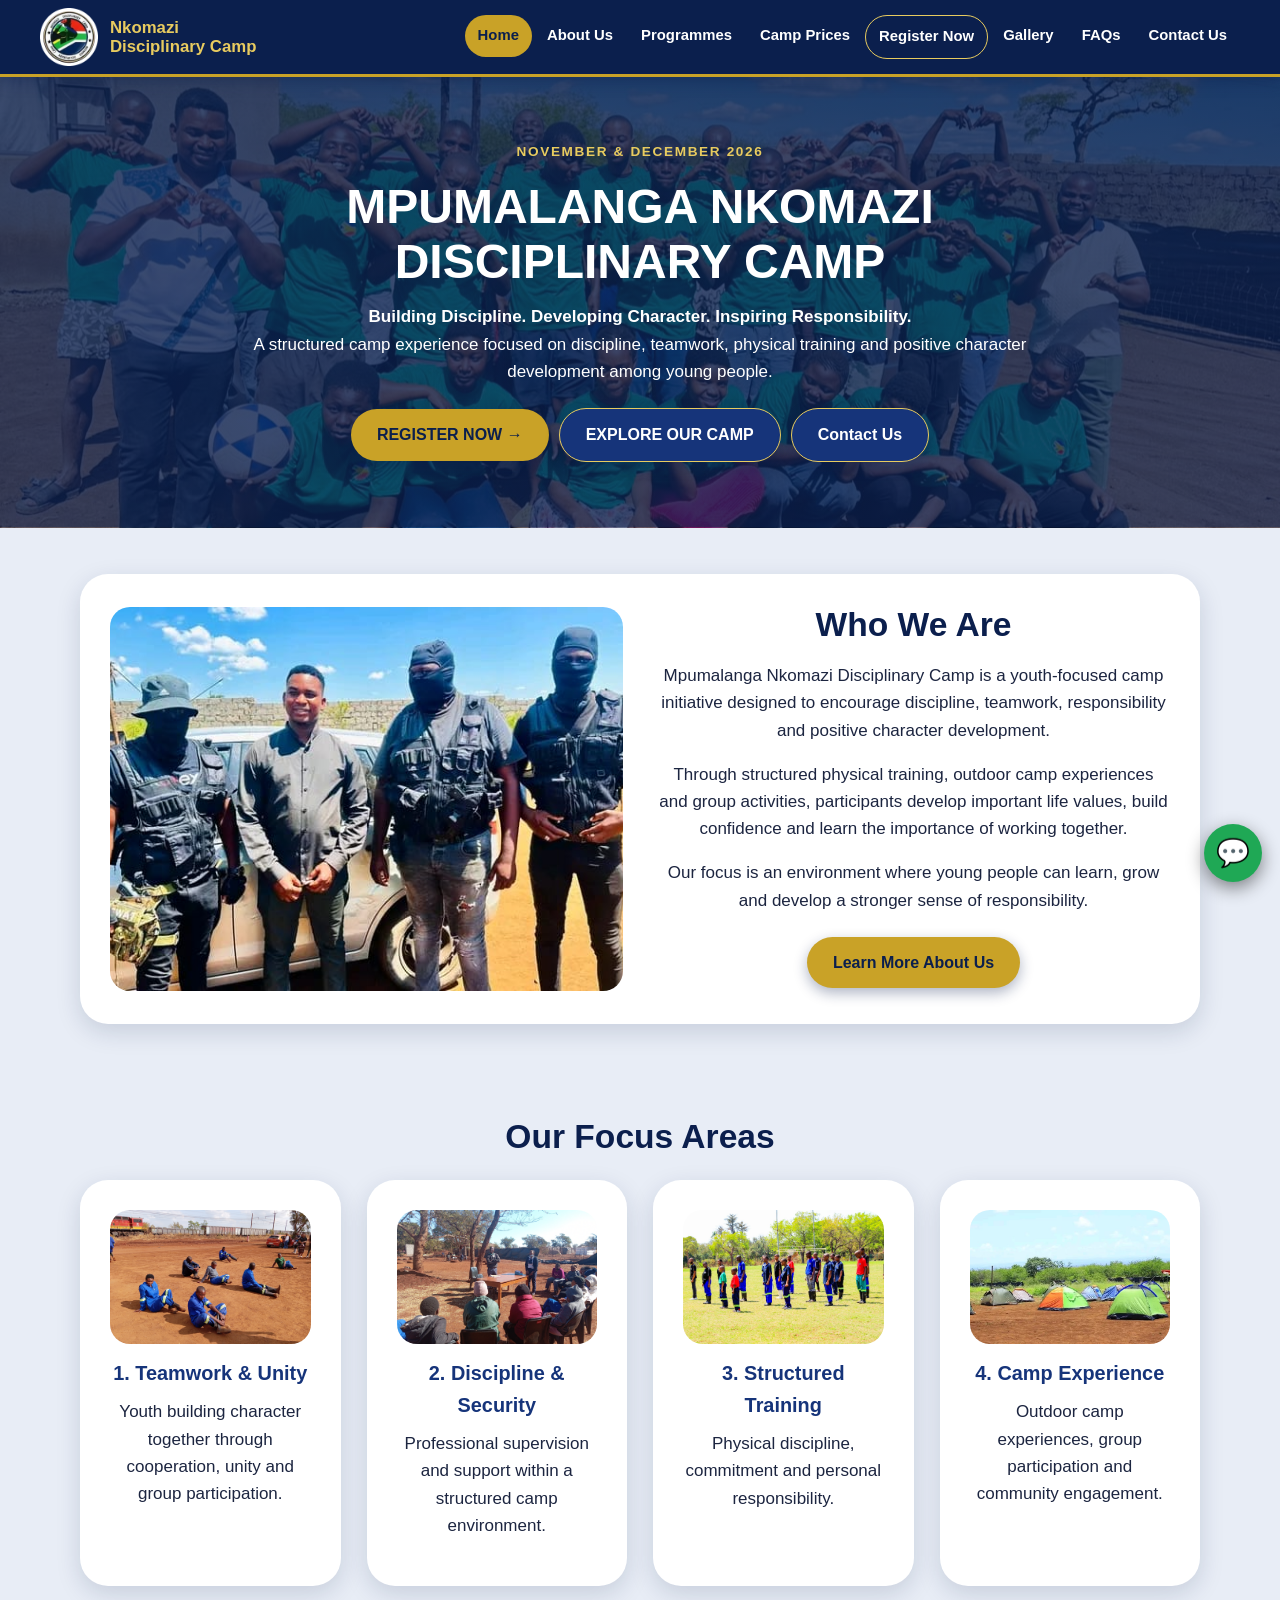
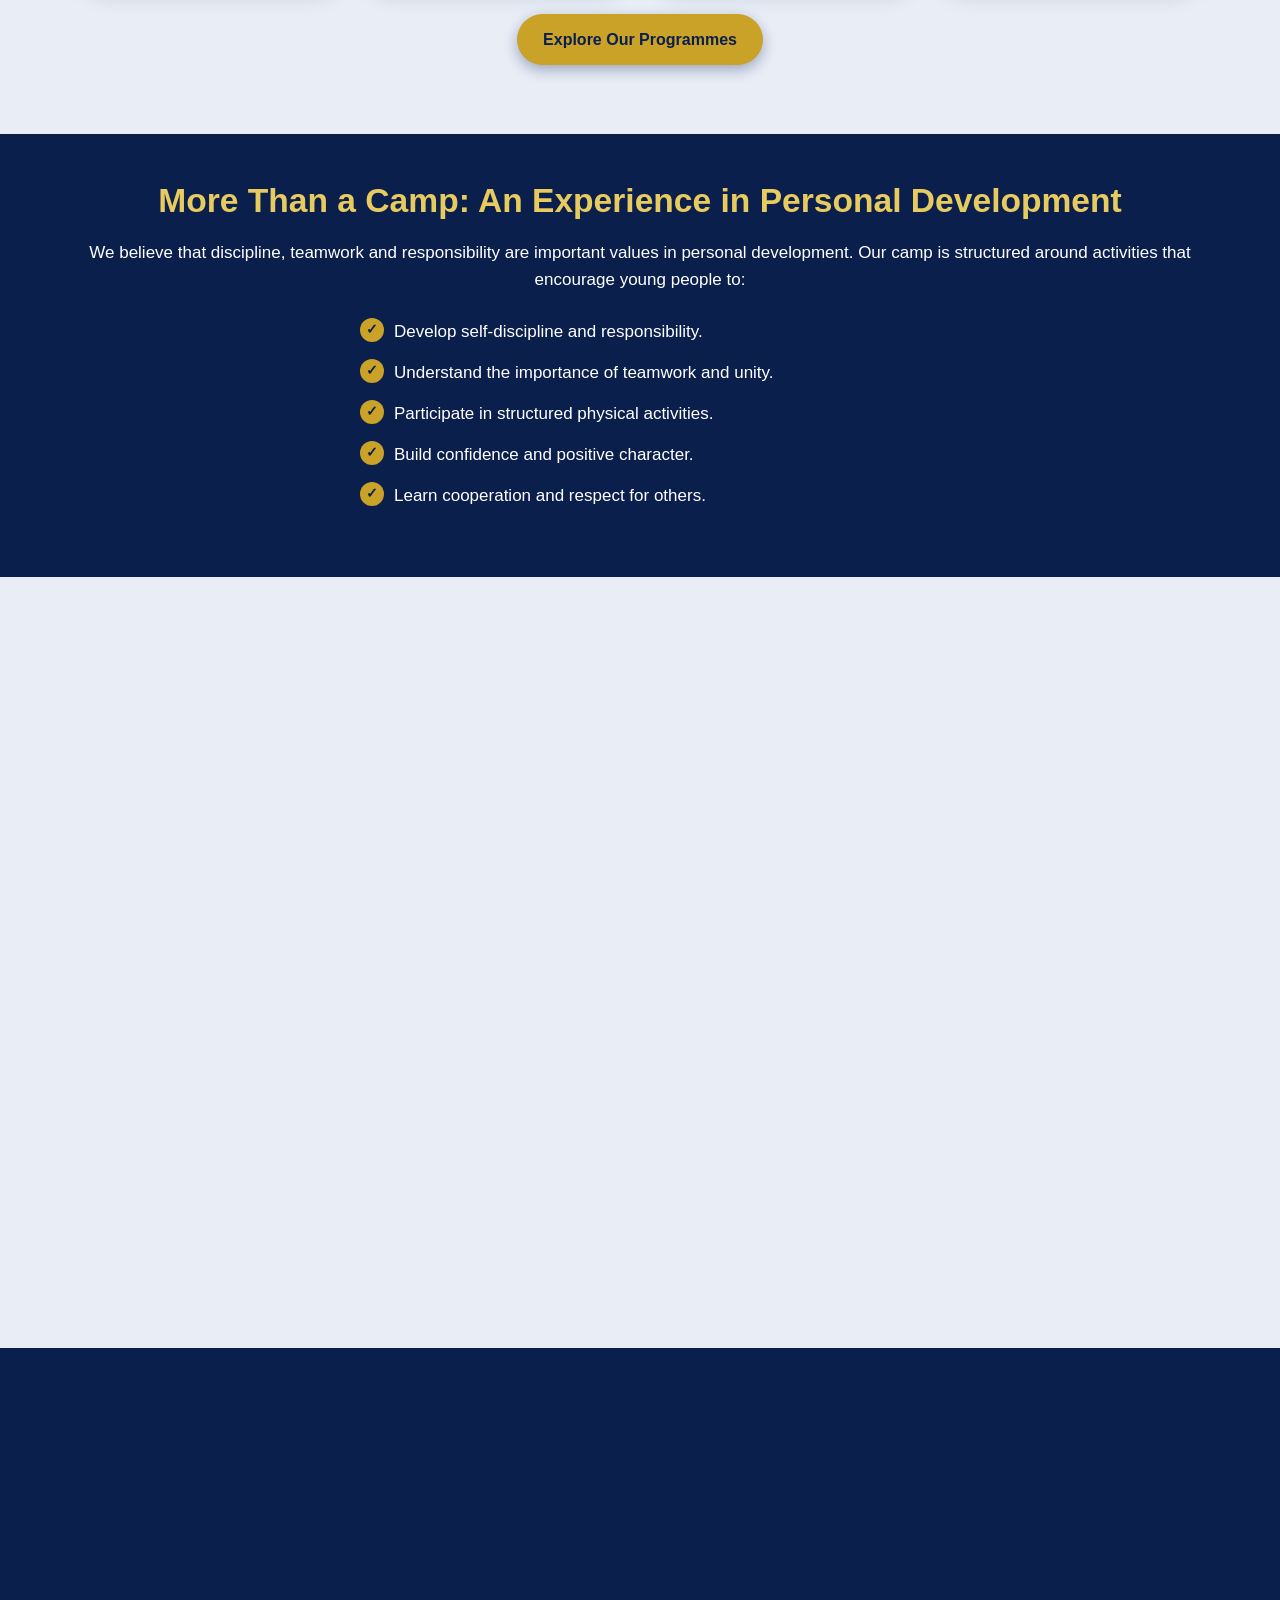
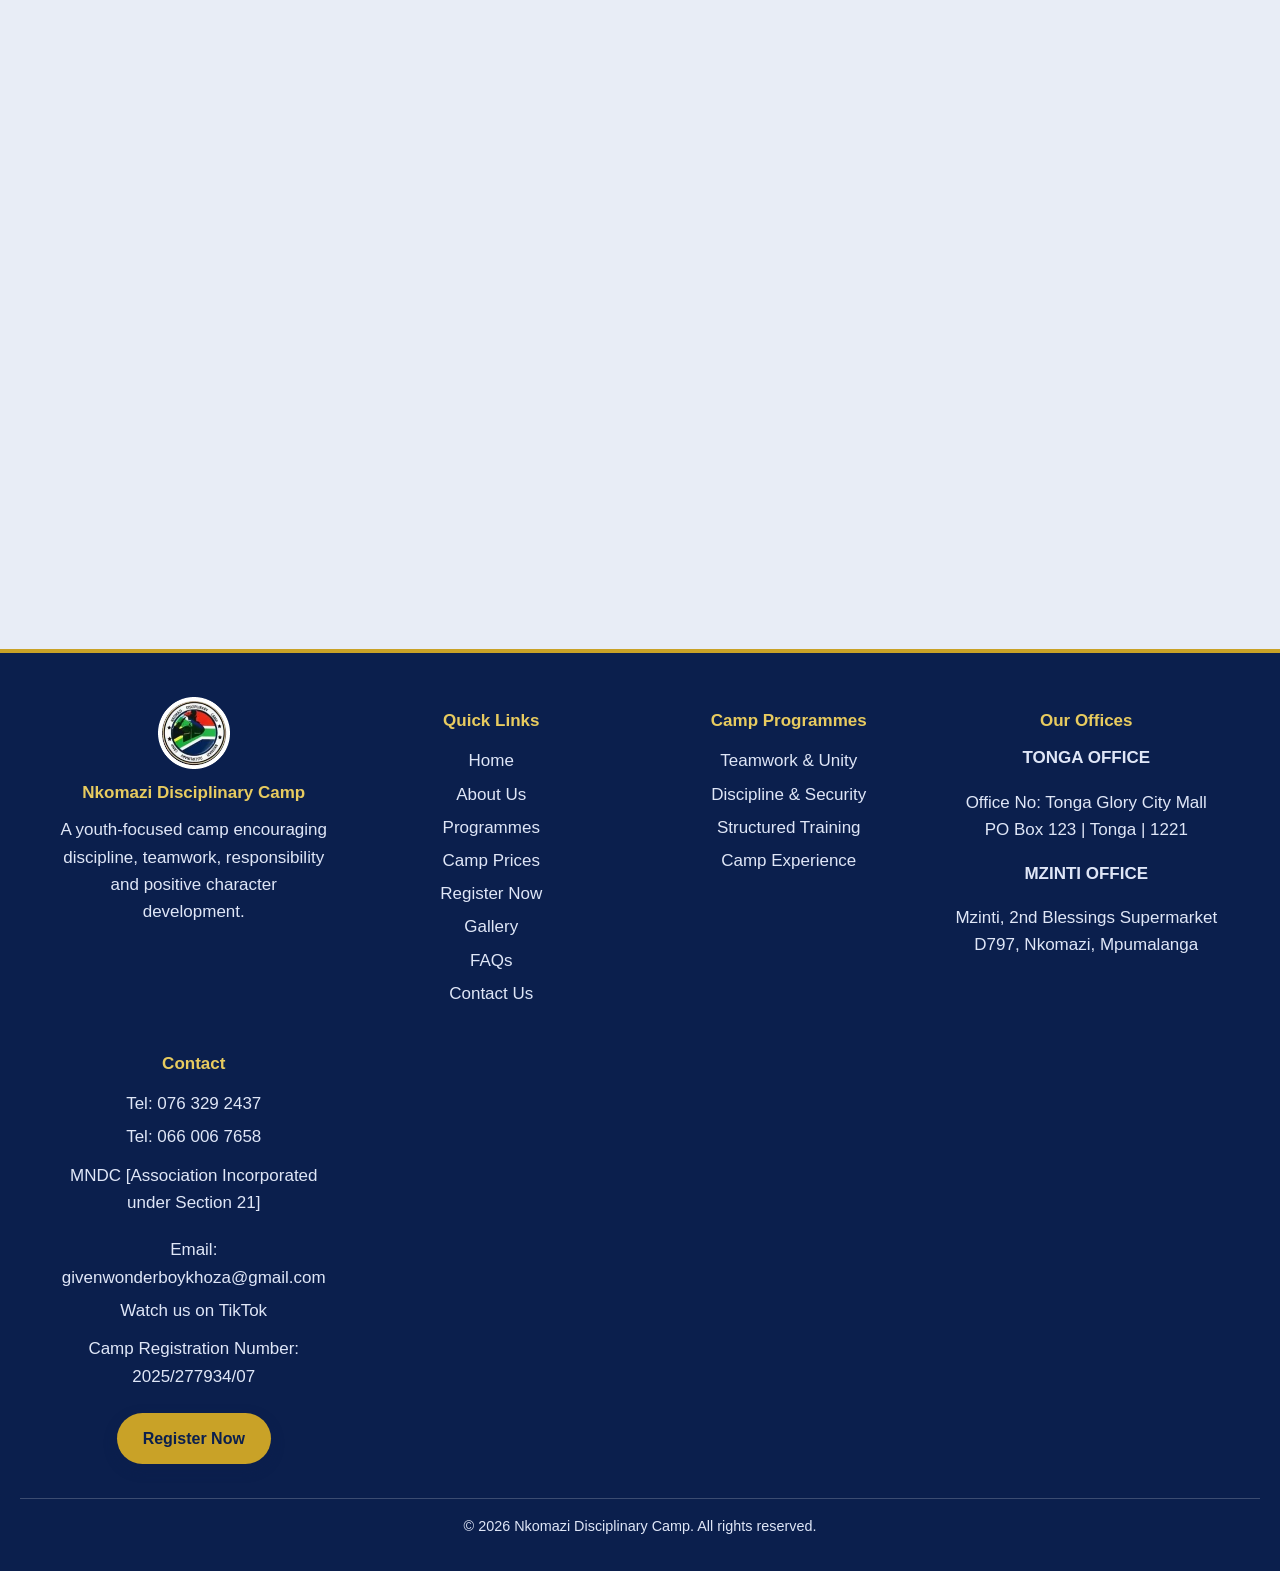
<file: index.html>
<!DOCTYPE html>
<html lang="en"><head><meta charset="utf-8"><meta name="viewport" content="width=device-width,initial-scale=1"><title>Home | Nkomazi Disciplinary Camp</title><meta name="description" content="Mpumalanga Nkomazi Disciplinary Camp: a structured school-holiday camp for discipline, teamwork and character development."><link rel="icon" type="image/png" href="images/logo/favicon.png"><link rel="stylesheet" href="index.css"></head><body>
<header><div class="bar"><a class="brand" href="index.html"><img src="images/logo/camp-logo-white.png" alt="Nkomazi Disciplinary Camp logo"><span>Nkomazi<br>Disciplinary Camp</span></a><button class="burger" aria-label="Open menu">&#9776;</button><nav><ul><li><a href="index.html" class=on>Home</a></li><li><a href="about-us.html">About Us</a></li><li><a href="programmes.html">Programmes</a></li><li><a href="prices.html">Camp Prices</a></li><li><a href="registration.html">Register Now</a></li><li><a href="gallery.html">Gallery</a></li><li><a href="faq.html">FAQs</a></li><li><a href="contact.html">Contact Us</a></li></ul></nav></div></header>
<main><section class="hero" style="background-image:linear-gradient(#0b1f4dcc,#0b1f4dcc),url(images/home/home-hero.jpg)"><div><small>NOVEMBER &amp; DECEMBER 2026</small><h1>MPUMALANGA NKOMAZI DISCIPLINARY CAMP</h1><p><b>Building Discipline. Developing Character. Inspiring Responsibility.</b><br>A structured camp experience focused on discipline, teamwork, physical training and positive character development among young people.</p><a class="btn gold" href="registration.html">REGISTER NOW &rarr;</a><a class="btn navy" href="about-us.html">EXPLORE OUR CAMP</a><a class="btn navy" href="contact.html">Contact Us</a></div></section><section class=""><div class="sec fade"><div class="card split"><img src="images/home/home-welcome.jpg" alt="Who We Are"><div><h2>Who We Are</h2><p>Mpumalanga Nkomazi Disciplinary Camp is a youth-focused camp initiative designed to encourage discipline, teamwork, responsibility and positive character development.</p><p>Through structured physical training, outdoor camp experiences and group activities, participants develop important life values, build confidence and learn the importance of working together.</p><p>Our focus is an environment where young people can learn, grow and develop a stronger sense of responsibility.</p><a class="btn gold" href="about-us.html">Learn More About Us</a></div></div></div></section><section class=""><div class="sec fade"><h2>Our Focus Areas</h2><div class="grid "><div class="card "><img src="images/home/home-teamwork.jpg" alt="1. Teamwork &amp; Unity"><h3>1. Teamwork &amp; Unity</h3><p>Youth building character together through cooperation, unity and group participation.</p></div><div class="card "><img src="images/home/home-discipline.jpg" alt="2. Discipline &amp; Security"><h3>2. Discipline &amp; Security</h3><p>Professional supervision and support within a structured camp environment.</p></div><div class="card "><img src="images/home/home-training.jpg" alt="3. Structured Training"><h3>3. Structured Training</h3><p>Physical discipline, commitment and personal responsibility.</p></div><div class="card "><img src="images/home/home-camp-experience.jpg" alt="4. Camp Experience"><h3>4. Camp Experience</h3><p>Outdoor camp experiences, group participation and community engagement.</p></div></div><p><a class="btn gold" href="programmes.html">Explore Our Programmes</a></p></div></section><section class="band"><div class="sec fade"><h2>More Than a Camp: An Experience in Personal Development</h2><p>We believe that discipline, teamwork and responsibility are important values in personal development. Our camp is structured around activities that encourage young people to:</p><ul class="tick"><li>Develop self-discipline and responsibility.</li><li>Understand the importance of teamwork and unity.</li><li>Participate in structured physical activities.</li><li>Build confidence and positive character.</li><li>Learn cooperation and respect for others.</li></ul></div></section><section class=""><div class="sec fade"><h2>Choose Your Camp Package</h2><p>Choose a camp duration that suits your needs for the November and December 2026 school holiday period.</p><div class="grid "><div class="card pk"><h3>1 Week</h3><div class="price">R1,500</div><p>1 Week camp package</p></div><div class="card pk"><h3>2 Weeks</h3><div class="price">R2,500</div><p>2 Weeks camp package</p></div><div class="card pk"><h3>3 Weeks</h3><div class="price">R3,500</div><p>3 Weeks camp package</p></div><div class="card pk"><h3>1 Month</h3><div class="price">R5,000</div><p>1 Month camp package</p></div><div class="card pk"><h3>2 Months</h3><div class="price">R10,000</div><p>2 Months camp package</p></div><div class="card pk"><h3>3 Months</h3><div class="price">R20,000</div><p>3 Months camp package</p></div></div><p><b>Registration fee R500</b> (part of the package price, non-refundable)</p><a class="btn gold" href="prices.html">View All Packages</a></div></section><section class="band"><div class="sec fade"><h2>Banking Details</h2><p>Camp payments can be made into either of the accounts below. After paying, please confirm your payment with the management by calling or WhatsApp on 076 329 2437.</p><div class="grid "><div class="card"><h3>FNB Bank Details</h3><p><b>Account type:</b> GOLD BUSINESS ACCOUNT</p><p><b>Account number:</b> 63153323844</p><p><b>Account holder:</b> MPUMALANGA NKOMAZI DISCIPLINARY CAMP (PTY) LTD</p></div><div class="card"><h3>Capitec Bank Details</h3><p><b>Account type:</b> SAVINGS ACCOUNT</p><p><b>Account number:</b> 1506604704</p><p><b>Account holder:</b> Mr WG KHOZA</p></div></div><p><b>Already paid?</b> Please confirm your payment with the management.</p><a class="btn wa" href="https://wa.me/27763292437" target="_blank" rel="noopener">WhatsApp the Management</a><a class="btn gold" href="tel:0763292437">Call the Management</a></div></section><section class=""><div class="sec fade"><h2>Life at Mpumalanga Nkomazi Disciplinary Camp</h2><p>Explore moments of teamwork, structured training, outdoor activities and memorable camp experiences.</p><div class="grid gal"><img src="images/home/camp-gallery01.jpg" alt="Camp gallery photo 1"><img src="images/home/camp-gallery02.jpg" alt="Camp gallery photo 2"><img src="images/home/camp-gallery03.jpg" alt="Camp gallery photo 3"><img src="images/home/camp-gallery04.jpg" alt="Camp gallery photo 4"><img src="images/home/camp-gallery05.jpg" alt="Camp gallery photo 5"><img src="images/home/camp-gallery06.jpg" alt="Camp gallery photo 6"></div><p><a class="btn gold" href="gallery.html">View Our Gallery</a></p></div></section><section class="band cta"><div class="sec fade"><small class="tag">NOVEMBER &amp; DECEMBER 2026</small><h2>Ready to Join the Camp?</h2><p>Take the first step towards an experience focused on discipline, teamwork, responsibility and personal development.</p><a class="btn gold" href="registration.html">REGISTER FOR THE CAMP &rarr;</a><p>For registration enquiries, contact 076 329 2437.</p></div></section><section class=""><div class="sec fade"><h2 class="bar2">Latest News</h2><div class="arrows"><button id="pv" aria-label="Previous">&#10094;</button><button id="nx" aria-label="Next">&#10095;</button></div><div class="track" id="trk"><article class="card ncard"><img src="images/home/home-latest01.jpg" alt="Registrations open for the 2026 holiday camp"><small>[DATE TO BE ADDED]</small><h3>Registrations open for the 2026 holiday camp</h3><div id="n0" class="hid"><p>Registration for the November and December 2026 camp is open. Contact the organisers for available dates.</p></div><button class="link" data-more="n0">Show more</button></article><article class="card ncard"><img src="images/home/home-latest02.jpg" alt="Teamwork day at camp"><small>[DATE TO BE ADDED]</small><h3>Teamwork day at camp</h3><div id="n1" class="hid"><p>Sample news item: participants working together in group activities.</p></div><button class="link" data-more="n1">Show more</button></article><article class="card ncard"><img src="images/home/home-latest03.jpg" alt="Structured training sessions"><small>[DATE TO BE ADDED]</small><h3>Structured training sessions</h3><div id="n2" class="hid"><p>Sample news item: organised physical activities that build discipline.</p></div><button class="link" data-more="n2">Show more</button></article><article class="card ncard"><img src="images/home/home-latest04.jpg" alt="Meet our camp organisers"><small>[DATE TO BE ADDED]</small><h3>Meet our camp organisers</h3><div id="n3" class="hid"><p>Sample news item: introducing the team behind the camp.</p></div><button class="link" data-more="n3">Show more</button></article><article class="card ncard"><img src="images/home/home-latest05.jpg" alt="Outdoor camp experience"><small>[DATE TO BE ADDED]</small><h3>Outdoor camp experience</h3><div id="n4" class="hid"><p>Sample news item: outdoor activities and shared camp life.</p></div><button class="link" data-more="n4">Show more</button></article><article class="card ncard"><img src="images/home/home-latest06.jpg" alt="Information for parents and guardians"><small>[DATE TO BE ADDED]</small><h3>Information for parents and guardians</h3><div id="n5" class="hid"><p>Sample news item: what parents and guardians should know before registering.</p></div><button class="link" data-more="n5">Show more</button></article></div></div></section><section class=""><div class="sec fade"><h2>Get in Touch With Us</h2><div class="btns"><a class="btn gold" href="tel:0763292437">Call Us<br>076 329 2437</a><a class="btn wa" href="https://wa.me/27763292437" target="_blank" rel="noopener">WhatsApp Us<br>076 329 2437</a><a class="btn grad" href="mailto:givenwonderboykhoza@gmail.com">Email Us<br>givenwonderboykhoza@gmail.com</a><a class="btn navy" href="https://vm.tiktok.com/ZS9fKGFkAwLgQ-C6MWi/" target="_blank" rel="noopener">TikTok</a></div><p><b>Offices:</b> Tonga Glory City Mall | Mzinti, 2nd Blessings Supermarket, D797, Nkomazi, Mpumalanga<br><b>Office hours:</b> Monday to Friday, 08:00 to 16:00. Saturday and Sunday closed.</p></div></section></main>
<footer><div class="fgrid"><div><img src="images/logo/camp-logo-white.png" width="72" alt="Nkomazi Disciplinary Camp logo"><h4>Nkomazi Disciplinary Camp</h4><p>A youth-focused camp encouraging discipline, teamwork, responsibility and positive character development.</p></div><div><h4>Quick Links</h4><a href="index.html">Home</a><a href="about-us.html">About Us</a><a href="programmes.html">Programmes</a><a href="prices.html">Camp Prices</a><a href="registration.html">Register Now</a><a href="gallery.html">Gallery</a><a href="faq.html">FAQs</a><a href="contact.html">Contact Us</a></div><div><h4>Camp Programmes</h4><a href="programmes.html#teamwork">Teamwork &amp; Unity</a><a href="programmes.html#discipline">Discipline &amp; Security</a><a href="programmes.html#training">Structured Training</a><a href="programmes.html#camp">Camp Experience</a></div><div><h4>Our Offices</h4><p><b>TONGA OFFICE</b></p><p>Office No: Tonga Glory City Mall<br>PO Box 123 | Tonga | 1221</p><p><b>MZINTI OFFICE</b></p><p>Mzinti, 2nd Blessings Supermarket<br>D797, Nkomazi, Mpumalanga</p></div><div><h4>Contact</h4><a href="tel:0763292437">Tel: 076 329 2437</a><a href="tel:0660067658">Tel: 066 006 7658</a><p>MNDC [Association Incorporated under Section 21]</p><a href="mailto:givenwonderboykhoza@gmail.com">Email: givenwonderboykhoza@gmail.com</a><a href="https://vm.tiktok.com/ZS9fKGFkAwLgQ-C6MWi/" target="_blank" rel="noopener">Watch us on TikTok</a><p>Camp Registration Number: 2025/277934/07</p><a class="btn gold" href="registration.html">Register Now</a></div></div><p class="copy">&copy; 2026 Nkomazi Disciplinary Camp. All rights reserved.</p></footer>
<a class="chat" href="https://wa.me/27763292437" target="_blank" rel="noopener" aria-label="Chat with us on WhatsApp">&#128172;</a>
<script src="index.js"></script></body></html>
</file>
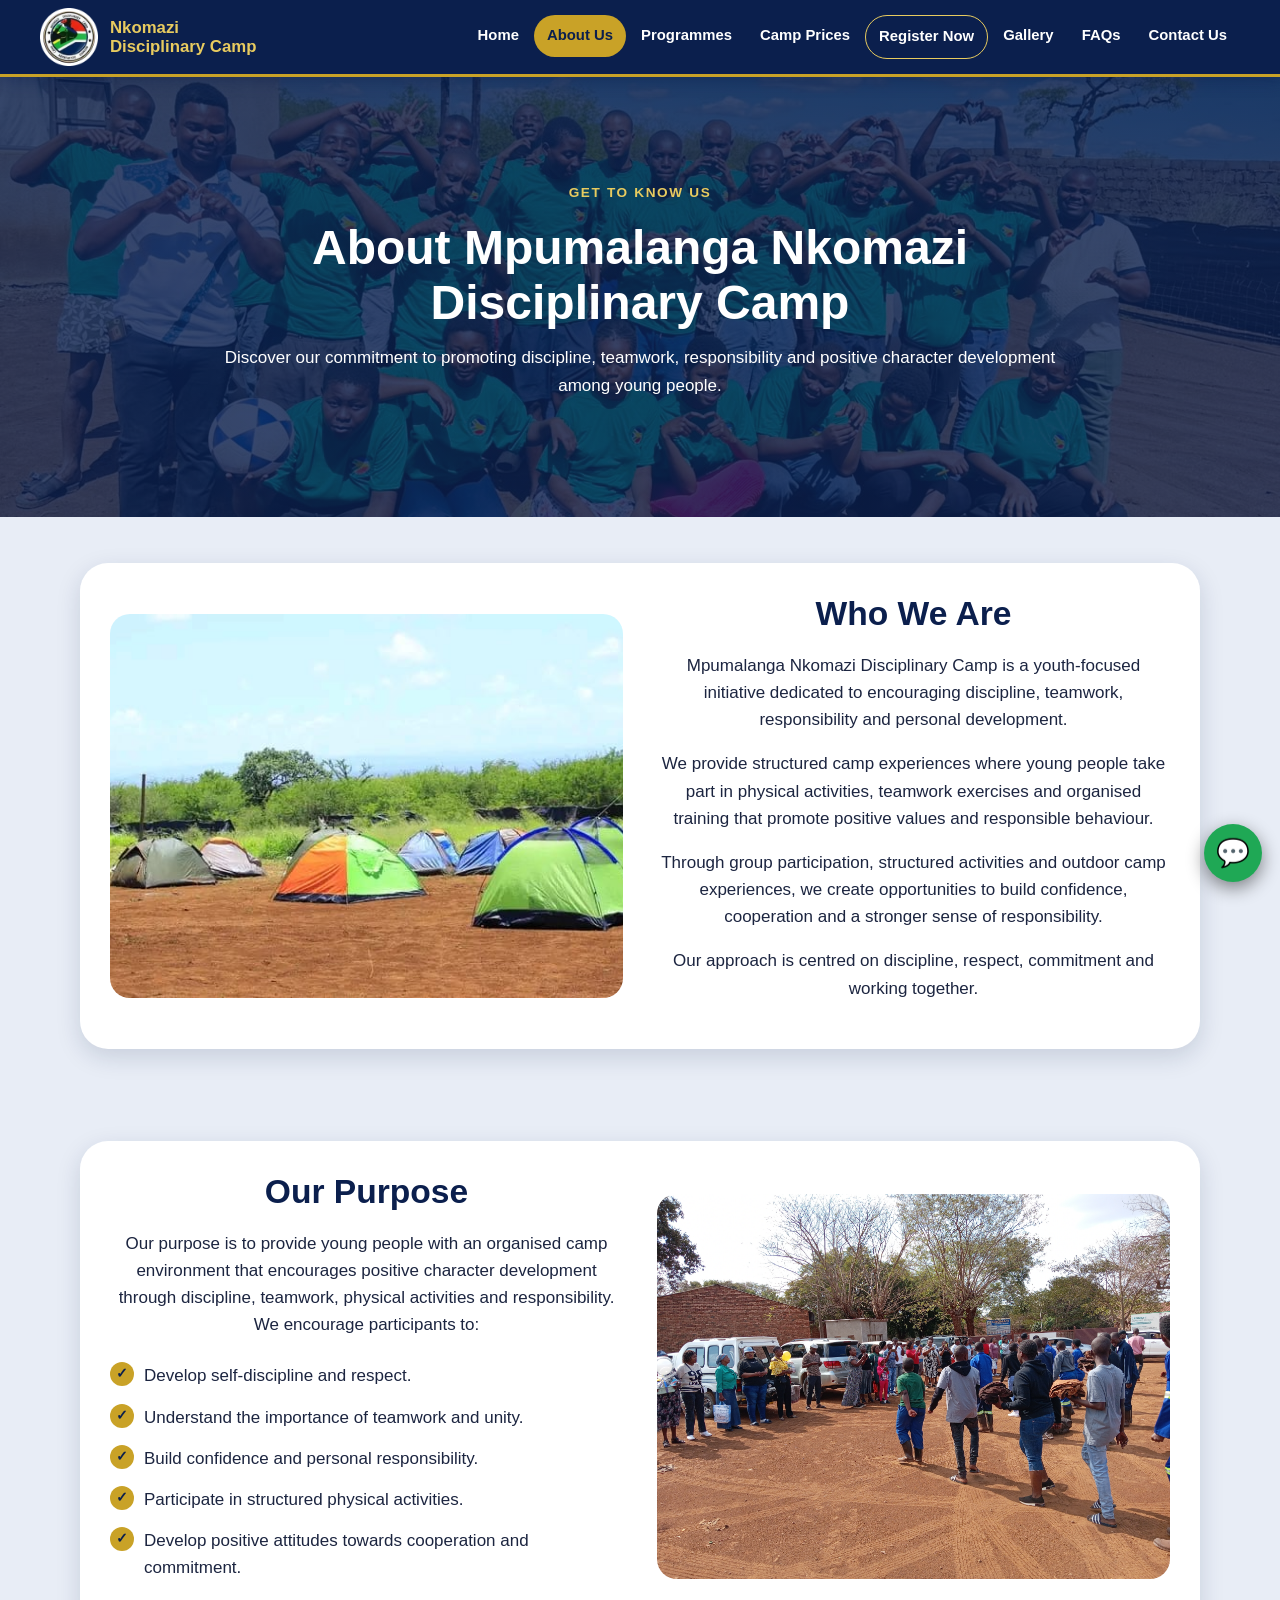
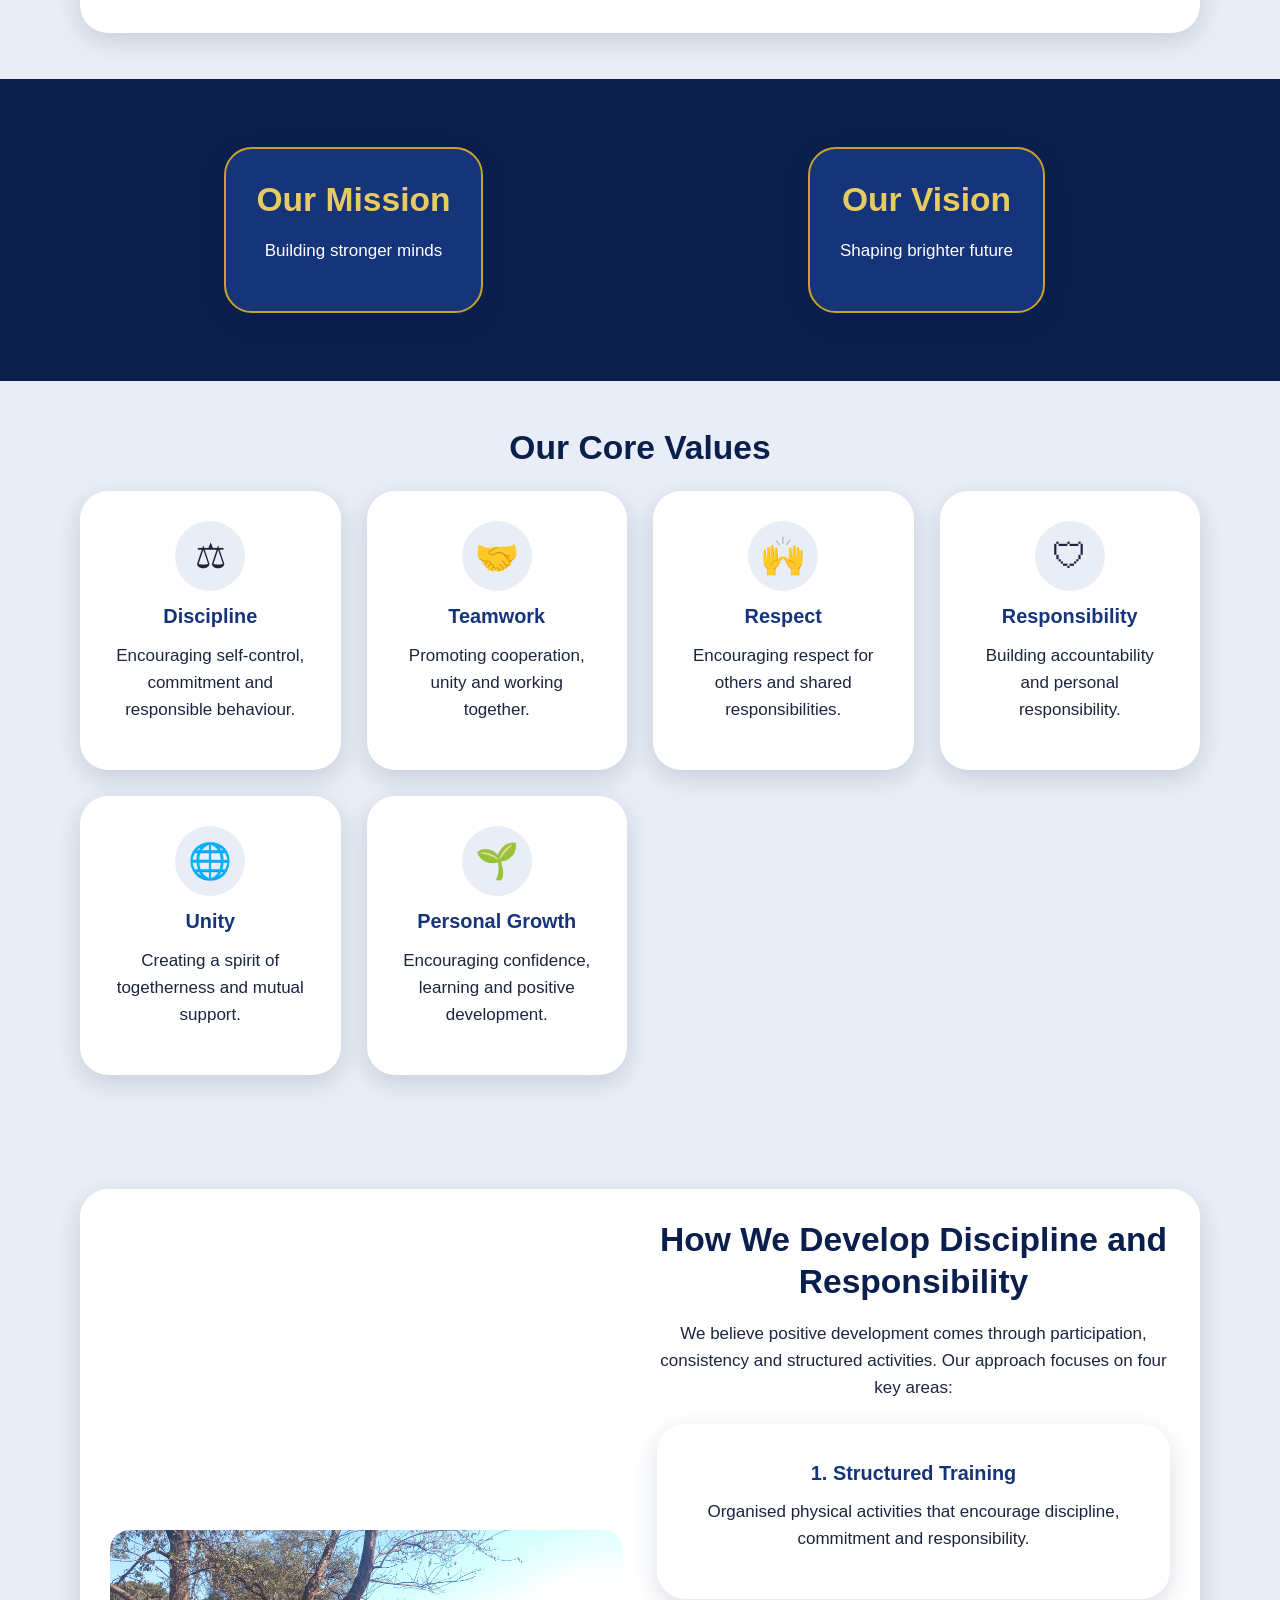
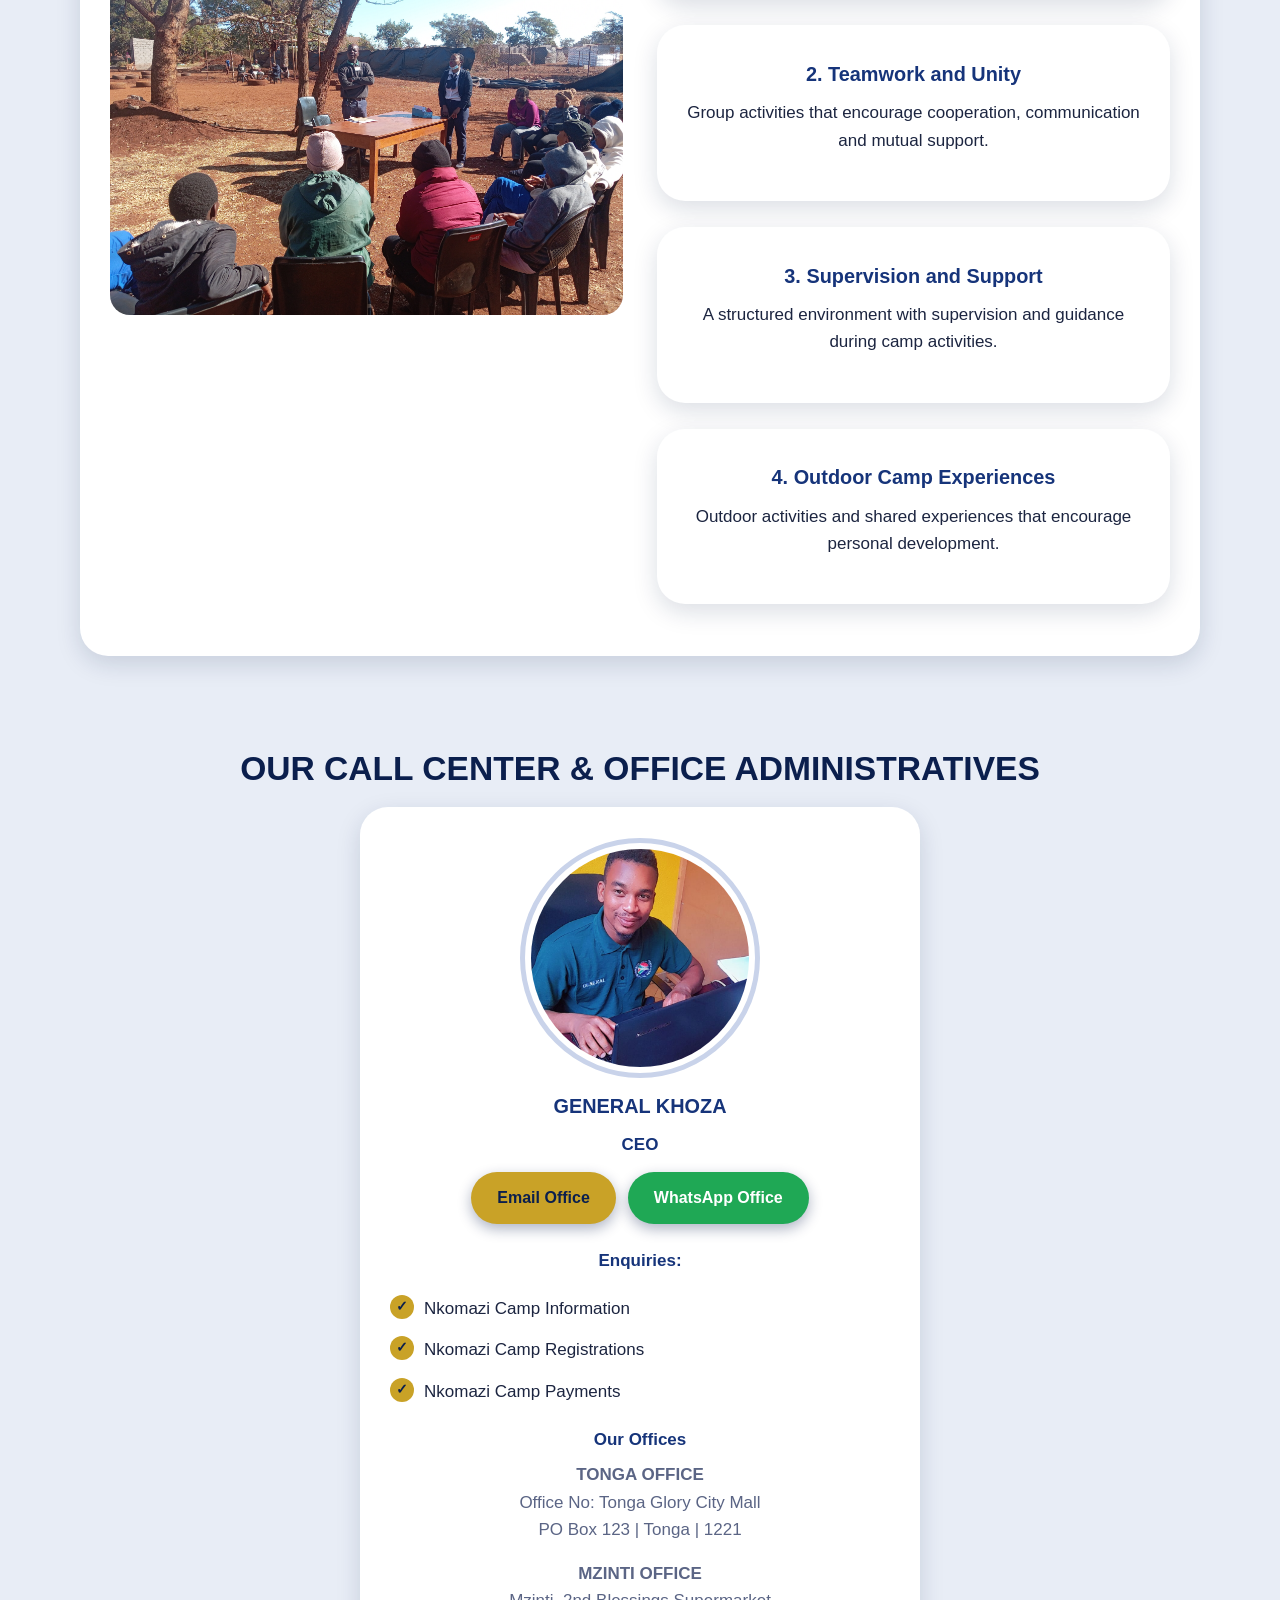
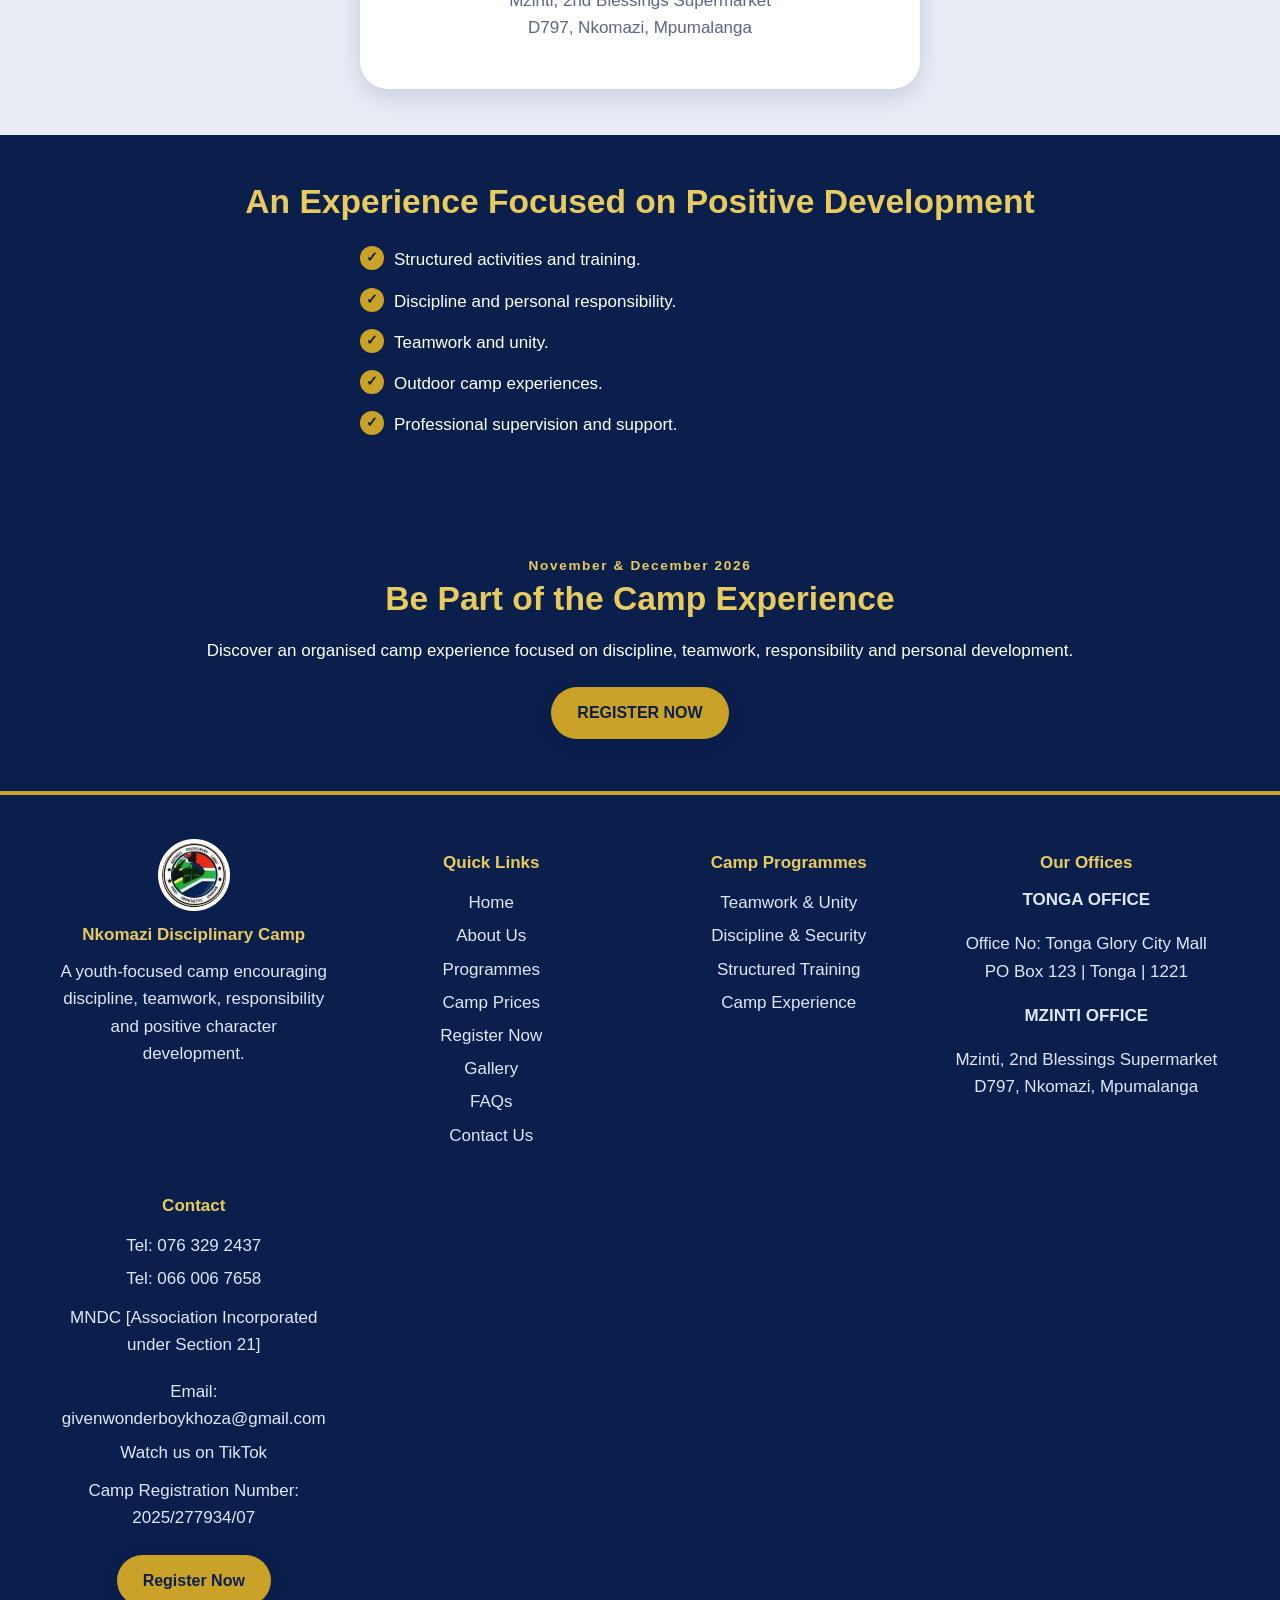
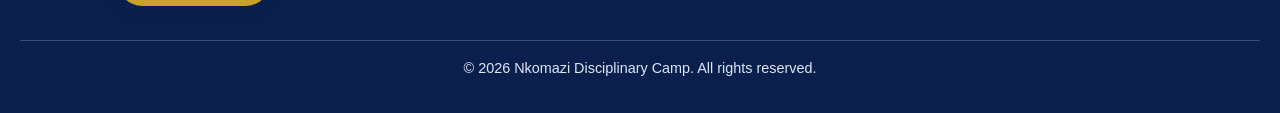
<file: about-us.html>
<!DOCTYPE html>
<html lang="en"><head><meta charset="utf-8"><meta name="viewport" content="width=device-width,initial-scale=1"><title>About Us | Nkomazi Disciplinary Camp</title><meta name="description" content="About Mpumalanga Nkomazi Disciplinary Camp: our purpose, mission, vision, values and team."><link rel="icon" type="image/png" href="images/logo/favicon.png"><link rel="stylesheet" href="about-us.css"></head><body>
<header><div class="bar"><a class="brand" href="index.html"><img src="images/logo/camp-logo-white.png" alt="Nkomazi Disciplinary Camp logo"><span>Nkomazi<br>Disciplinary Camp</span></a><button class="burger" aria-label="Open menu">&#9776;</button><nav><ul><li><a href="index.html">Home</a></li><li><a href="about-us.html" class=on>About Us</a></li><li><a href="programmes.html">Programmes</a></li><li><a href="prices.html">Camp Prices</a></li><li><a href="registration.html">Register Now</a></li><li><a href="gallery.html">Gallery</a></li><li><a href="faq.html">FAQs</a></li><li><a href="contact.html">Contact Us</a></li></ul></nav></div></header>
<main><section class="hero" style="background-image:linear-gradient(#0b1f4dd0,#0b1f4dd0),url(images/about/about-hero.jpg)"><div><small>GET TO KNOW US</small><h1>About Mpumalanga Nkomazi Disciplinary Camp</h1><p>Discover our commitment to promoting discipline, teamwork, responsibility and positive character development among young people.</p></div></section><section class=""><div class="sec fade"><div class="card split"><img src="images/about/about-our-camp.jpg" alt="Who We Are"><div><h2>Who We Are</h2><p>Mpumalanga Nkomazi Disciplinary Camp is a youth-focused initiative dedicated to encouraging discipline, teamwork, responsibility and personal development.</p><p>We provide structured camp experiences where young people take part in physical activities, teamwork exercises and organised training that promote positive values and responsible behaviour.</p><p>Through group participation, structured activities and outdoor camp experiences, we create opportunities to build confidence, cooperation and a stronger sense of responsibility.</p><p>Our approach is centred on discipline, respect, commitment and working together.</p></div></div></div></section><section class=""><div class="sec fade"><div class="card split rev"><img src="images/about/about-our-purpose.jpg" alt="Our Purpose"><div><h2>Our Purpose</h2><p>Our purpose is to provide young people with an organised camp environment that encourages positive character development through discipline, teamwork, physical activities and responsibility. We encourage participants to:</p><ul class="tick"><li>Develop self-discipline and respect.</li><li>Understand the importance of teamwork and unity.</li><li>Build confidence and personal responsibility.</li><li>Participate in structured physical activities.</li><li>Develop positive attitudes towards cooperation and commitment.</li></ul></div></div></div></section><section class="band"><div class="sec fade"><div class="grid "><div class="card navy"><h2>Our Mission</h2><p>Building stronger minds</p></div><div class="card navy"><h2>Our Vision</h2><p>Shaping brighter future</p></div></div></div></section><section class=""><div class="sec fade"><h2>Our Core Values</h2><div class="grid "><div class="card"><div class="ico">&#9878;</div><h3>Discipline</h3><p>Encouraging self-control, commitment and responsible behaviour.</p></div><div class="card"><div class="ico">&#129309;</div><h3>Teamwork</h3><p>Promoting cooperation, unity and working together.</p></div><div class="card"><div class="ico">&#128588;</div><h3>Respect</h3><p>Encouraging respect for others and shared responsibilities.</p></div><div class="card"><div class="ico">&#128737;</div><h3>Responsibility</h3><p>Building accountability and personal responsibility.</p></div><div class="card"><div class="ico">&#127760;</div><h3>Unity</h3><p>Creating a spirit of togetherness and mutual support.</p></div><div class="card"><div class="ico">&#127793;</div><h3>Personal Growth</h3><p>Encouraging confidence, learning and positive development.</p></div></div></div></section><section class=""><div class="sec fade"><div class="card split"><img src="images/about/about-our-approach.jpg" alt="How We Develop Discipline and Responsibility"><div><h2>How We Develop Discipline and Responsibility</h2><p>We believe positive development comes through participation, consistency and structured activities. Our approach focuses on four key areas:</p><div class="grid "><div class="card "><h3>1. Structured Training</h3><p>Organised physical activities that encourage discipline, commitment and responsibility.</p></div><div class="card "><h3>2. Teamwork and Unity</h3><p>Group activities that encourage cooperation, communication and mutual support.</p></div><div class="card "><h3>3. Supervision and Support</h3><p>A structured environment with supervision and guidance during camp activities.</p></div><div class="card "><h3>4. Outdoor Camp Experiences</h3><p>Outdoor activities and shared experiences that encourage personal development.</p></div></div></div></div></div></section><section class=""><div class="sec fade"><h2>OUR CALL CENTER &amp; OFFICE ADMINISTRATIVES</h2><div class="card team big"><img class="av" src="images/about/about-office.jpg" alt="General Khoza, CEO"><h3>GENERAL KHOZA</h3><b class="role">CEO</b><p><a class="btn gold" href="mailto:givenwonderboykhoza@gmail.com">Email Office</a><a class="btn wa" href="https://wa.me/27763292437" target="_blank" rel="noopener">WhatsApp Office</a></p><h4>Enquiries:</h4><ul class="tick"><li>Nkomazi Camp Information</li><li>Nkomazi Camp Registrations</li><li>Nkomazi Camp Payments</li></ul><h4>Our Offices</h4><p><b>TONGA OFFICE</b><br>Office No: Tonga Glory City Mall<br>PO Box 123 | Tonga | 1221</p><p><b>MZINTI OFFICE</b><br>Mzinti, 2nd Blessings Supermarket<br>D797, Nkomazi, Mpumalanga</p></div></div></section><section class="band"><div class="sec fade"><h2>An Experience Focused on Positive Development</h2><ul class="tick"><li>Structured activities and training.</li><li>Discipline and personal responsibility.</li><li>Teamwork and unity.</li><li>Outdoor camp experiences.</li><li>Professional supervision and support.</li></ul></div></section><section class="band cta"><div class="sec fade"><small class="tag">November &amp; December 2026</small><h2>Be Part of the Camp Experience</h2><p>Discover an organised camp experience focused on discipline, teamwork, responsibility and personal development.</p><a class="btn gold" href="registration.html">REGISTER NOW</a></div></section></main>
<footer><div class="fgrid"><div><img src="images/logo/camp-logo-white.png" width="72" alt="Nkomazi Disciplinary Camp logo"><h4>Nkomazi Disciplinary Camp</h4><p>A youth-focused camp encouraging discipline, teamwork, responsibility and positive character development.</p></div><div><h4>Quick Links</h4><a href="index.html">Home</a><a href="about-us.html">About Us</a><a href="programmes.html">Programmes</a><a href="prices.html">Camp Prices</a><a href="registration.html">Register Now</a><a href="gallery.html">Gallery</a><a href="faq.html">FAQs</a><a href="contact.html">Contact Us</a></div><div><h4>Camp Programmes</h4><a href="programmes.html#teamwork">Teamwork &amp; Unity</a><a href="programmes.html#discipline">Discipline &amp; Security</a><a href="programmes.html#training">Structured Training</a><a href="programmes.html#camp">Camp Experience</a></div><div><h4>Our Offices</h4><p><b>TONGA OFFICE</b></p><p>Office No: Tonga Glory City Mall<br>PO Box 123 | Tonga | 1221</p><p><b>MZINTI OFFICE</b></p><p>Mzinti, 2nd Blessings Supermarket<br>D797, Nkomazi, Mpumalanga</p></div><div><h4>Contact</h4><a href="tel:0763292437">Tel: 076 329 2437</a><a href="tel:0660067658">Tel: 066 006 7658</a><p>MNDC [Association Incorporated under Section 21]</p><a href="mailto:givenwonderboykhoza@gmail.com">Email: givenwonderboykhoza@gmail.com</a><a href="https://vm.tiktok.com/ZS9fKGFkAwLgQ-C6MWi/" target="_blank" rel="noopener">Watch us on TikTok</a><p>Camp Registration Number: 2025/277934/07</p><a class="btn gold" href="registration.html">Register Now</a></div></div><p class="copy">&copy; 2026 Nkomazi Disciplinary Camp. All rights reserved.</p></footer>
<a class="chat" href="https://wa.me/27763292437" target="_blank" rel="noopener" aria-label="Chat with us on WhatsApp">&#128172;</a>
<script src="about-us.js"></script></body></html>
</file>
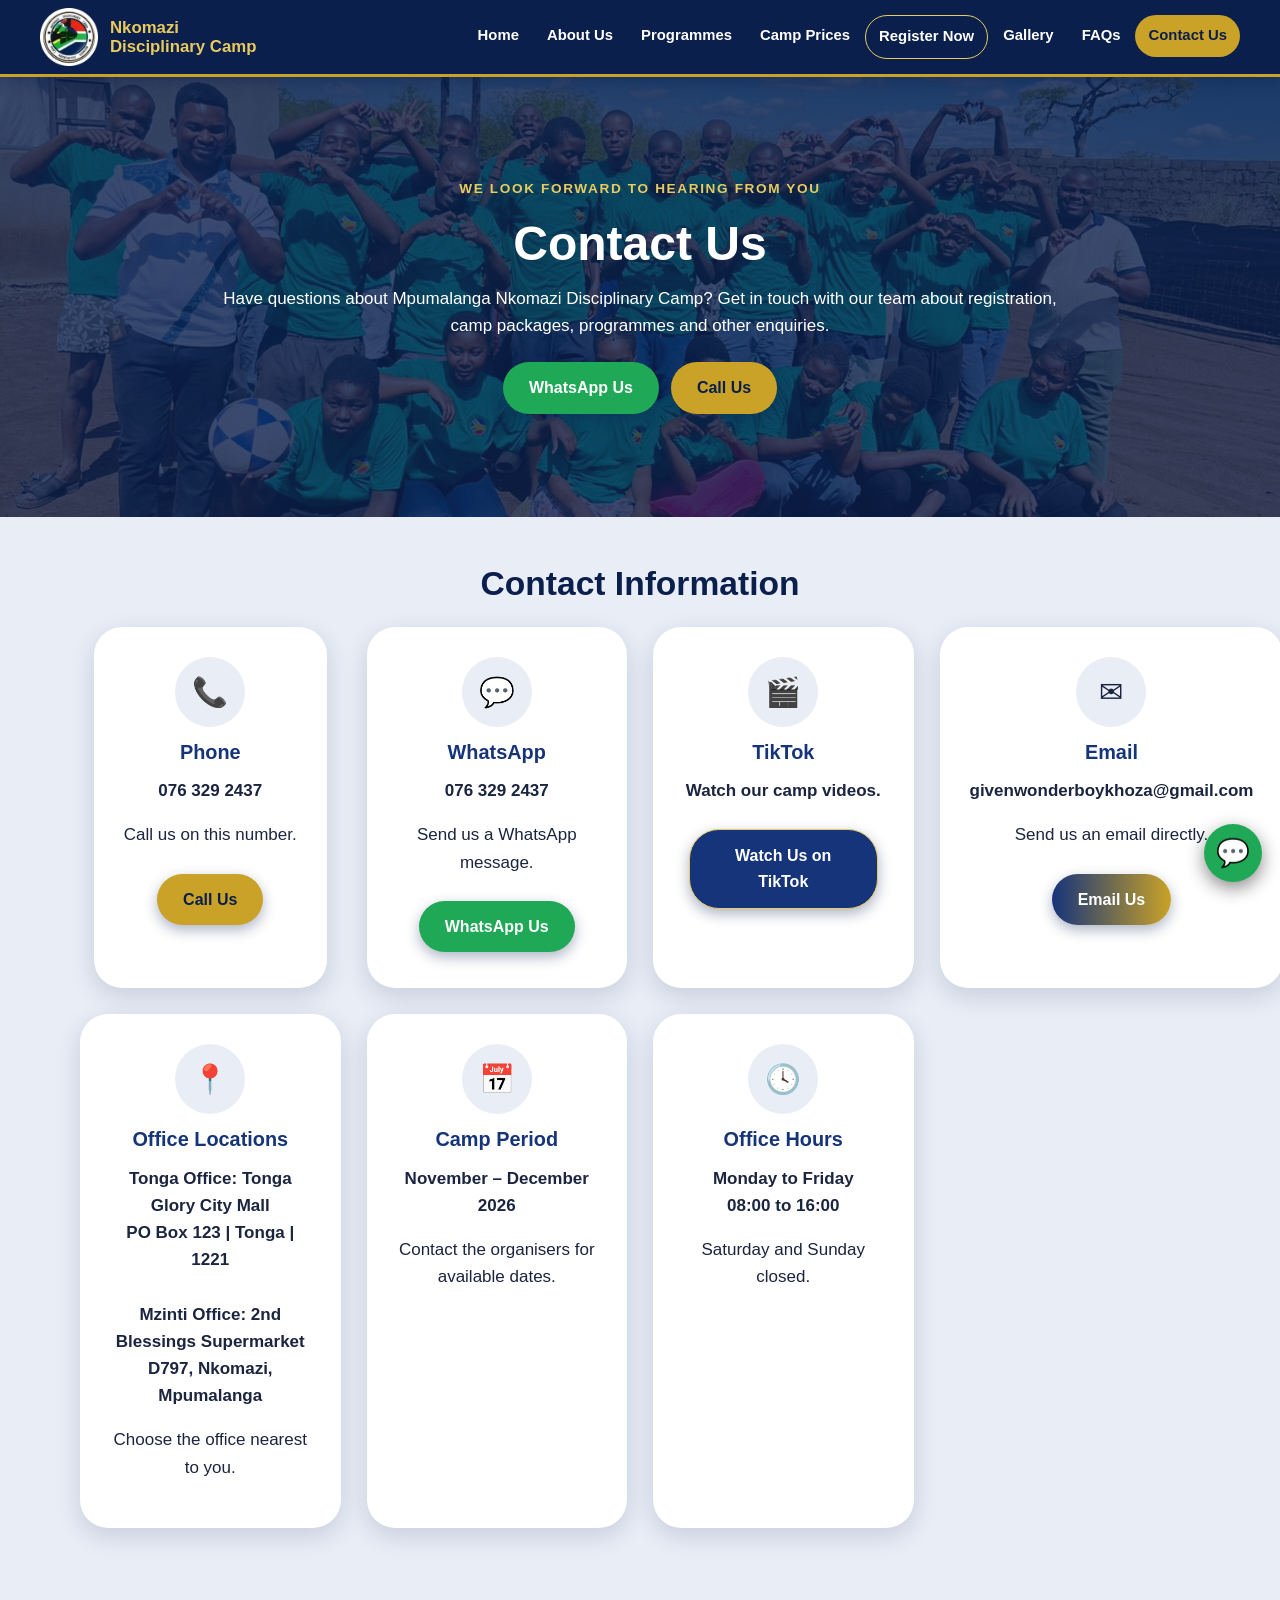
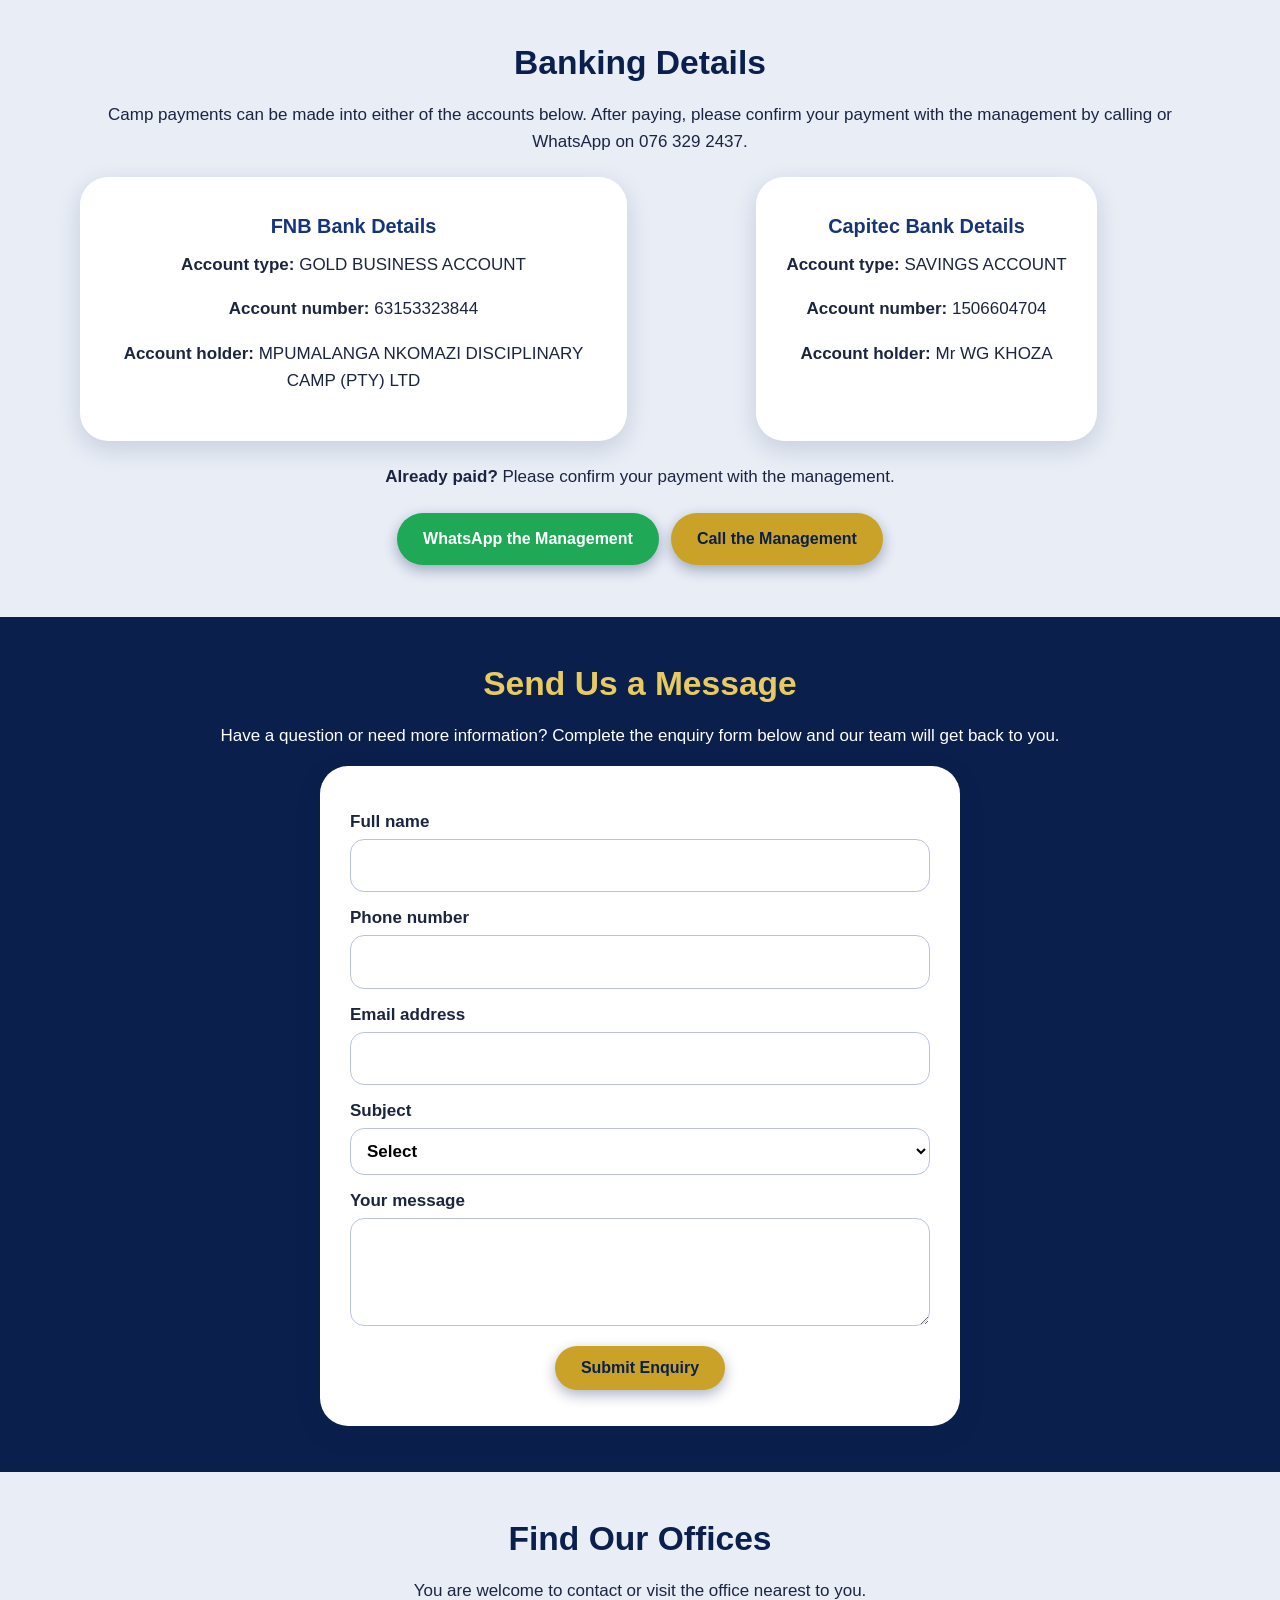
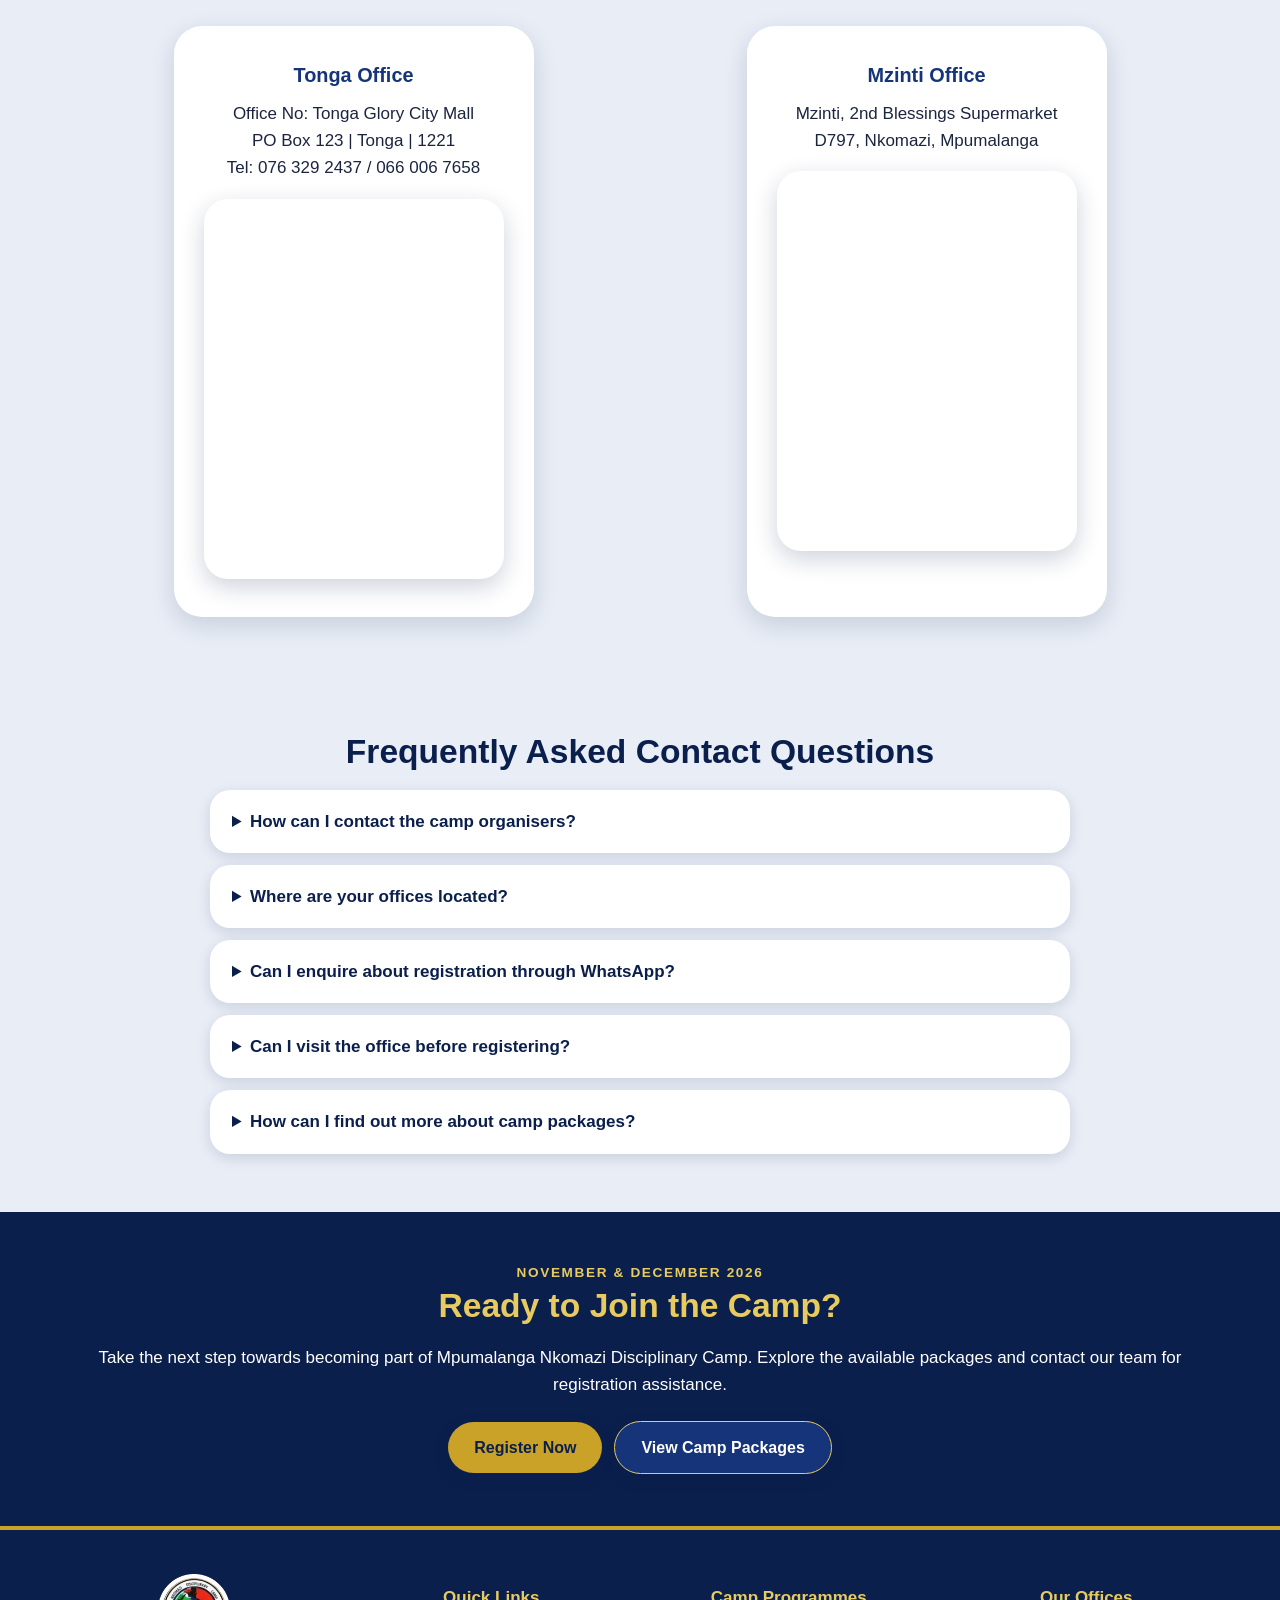
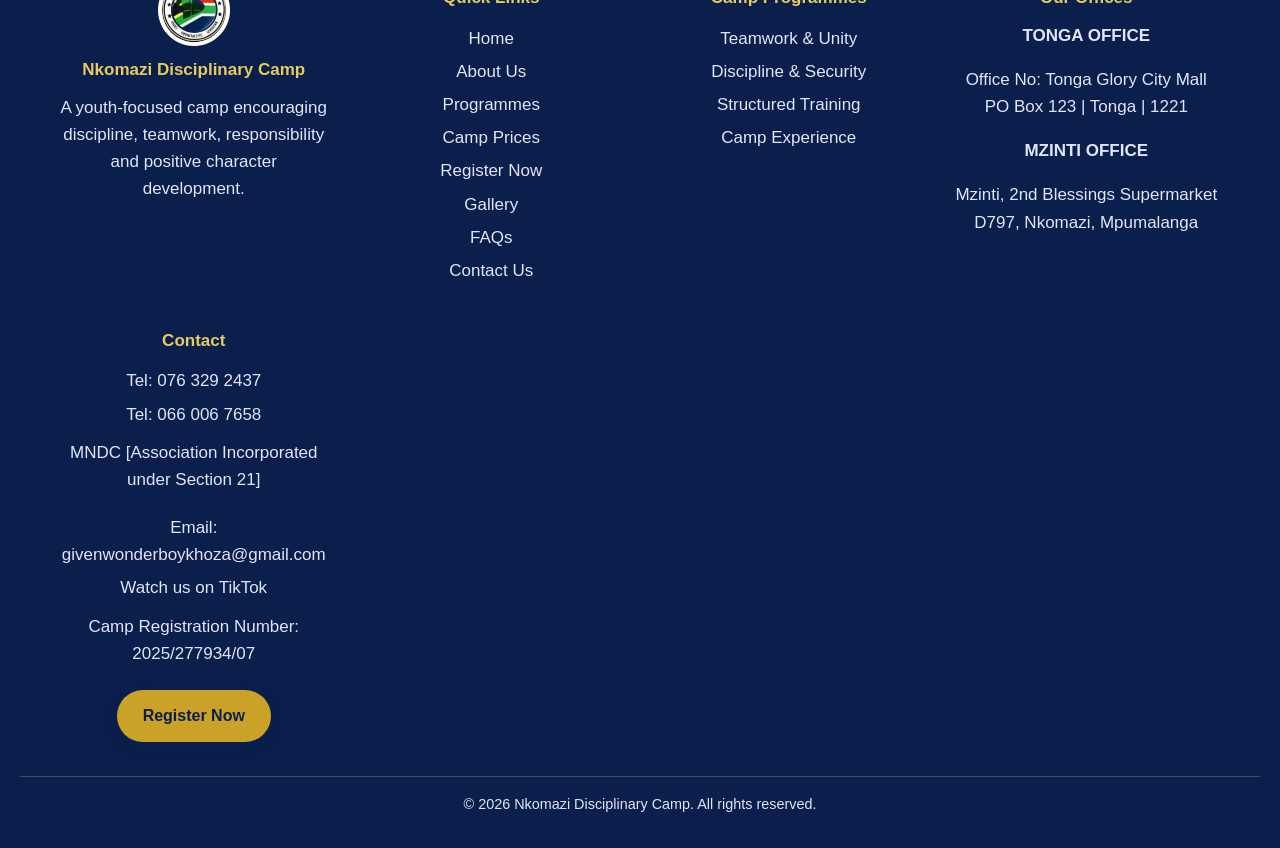
<file: contact.html>
<!DOCTYPE html>
<html lang="en"><head><meta charset="utf-8"><meta name="viewport" content="width=device-width,initial-scale=1"><title>Contact Us | Nkomazi Disciplinary Camp</title><meta name="description" content="Contact Mpumalanga Nkomazi Disciplinary Camp by phone, WhatsApp, email or visit our office at Tonga Glory City Mall."><link rel="icon" type="image/png" href="images/logo/favicon.png"><link rel="stylesheet" href="contact.css"></head><body>
<header><div class="bar"><a class="brand" href="index.html"><img src="images/logo/camp-logo-white.png" alt="Nkomazi Disciplinary Camp logo"><span>Nkomazi<br>Disciplinary Camp</span></a><button class="burger" aria-label="Open menu">&#9776;</button><nav><ul><li><a href="index.html">Home</a></li><li><a href="about-us.html">About Us</a></li><li><a href="programmes.html">Programmes</a></li><li><a href="prices.html">Camp Prices</a></li><li><a href="registration.html">Register Now</a></li><li><a href="gallery.html">Gallery</a></li><li><a href="faq.html">FAQs</a></li><li><a href="contact.html" class=on>Contact Us</a></li></ul></nav></div></header>
<main><section class="hero" style="background-image:linear-gradient(#0b1f4dcc,#0b1f4dcc),url(images/contact/contact-hero.jpg)"><div><small>WE LOOK FORWARD TO HEARING FROM YOU</small><h1>Contact Us</h1><p>Have questions about Mpumalanga Nkomazi Disciplinary Camp? Get in touch with our team about registration, camp packages, programmes and other enquiries.</p><a class="btn wa" href="https://wa.me/27763292437" target="_blank" rel="noopener">WhatsApp Us</a><a class="btn gold" href="tel:0763292437">Call Us</a></div></section><section class=""><div class="sec fade"><h2>Contact Information</h2><div class="grid "><div class="card"><div class="ico">&#128222;</div><h3>Phone</h3><p><b>076 329 2437</b></p><p>Call us on this number.</p><a class="btn gold" href="tel:0763292437">Call Us</a></div><div class="card"><div class="ico">&#128172;</div><h3>WhatsApp</h3><p><b>076 329 2437</b></p><p>Send us a WhatsApp message.</p><a class="btn wa" href="https://wa.me/27763292437" target="_blank" rel="noopener">WhatsApp Us</a></div><div class="card"><div class="ico">&#127916;</div><h3>TikTok</h3><p><b>Watch our camp videos.</b></p><p></p><a class="btn navy" href="https://vm.tiktok.com/ZS9fKGFkAwLgQ-C6MWi/" target="_blank" rel="noopener">Watch Us on TikTok</a></div><div class="card"><div class="ico">&#9993;</div><h3>Email</h3><p><b>givenwonderboykhoza@gmail.com</b></p><p>Send us an email directly.</p><a class="btn grad" href="mailto:givenwonderboykhoza@gmail.com">Email Us</a></div><div class="card"><div class="ico">&#128205;</div><h3>Office Locations</h3><p><b>Tonga Office: Tonga Glory City Mall<br>PO Box 123 | Tonga | 1221<br><br>Mzinti Office: 2nd Blessings Supermarket<br>D797, Nkomazi, Mpumalanga</b></p><p>Choose the office nearest to you.</p></div><div class="card"><div class="ico">&#128197;</div><h3>Camp Period</h3><p><b>November &ndash; December 2026</b></p><p>Contact the organisers for available dates.</p></div><div class="card"><div class="ico">&#128339;</div><h3>Office Hours</h3><p><b>Monday to Friday<br>08:00 to 16:00</b></p><p>Saturday and Sunday closed.</p></div></div></div></section><section class=""><div class="sec fade"><h2>Banking Details</h2><p>Camp payments can be made into either of the accounts below. After paying, please confirm your payment with the management by calling or WhatsApp on 076 329 2437.</p><div class="grid "><div class="card"><h3>FNB Bank Details</h3><p><b>Account type:</b> GOLD BUSINESS ACCOUNT</p><p><b>Account number:</b> 63153323844</p><p><b>Account holder:</b> MPUMALANGA NKOMAZI DISCIPLINARY CAMP (PTY) LTD</p></div><div class="card"><h3>Capitec Bank Details</h3><p><b>Account type:</b> SAVINGS ACCOUNT</p><p><b>Account number:</b> 1506604704</p><p><b>Account holder:</b> Mr WG KHOZA</p></div></div><p><b>Already paid?</b> Please confirm your payment with the management.</p><a class="btn wa" href="https://wa.me/27763292437" target="_blank" rel="noopener">WhatsApp the Management</a><a class="btn gold" href="tel:0763292437">Call the Management</a></div></section><section class="band"><div class="sec fade"><h2>Send Us a Message</h2><p>Have a question or need more information? Complete the enquiry form below and our team will get back to you.</p><div class="narrow"><form name="contact" method="POST" data-netlify="true" netlify-honeypot="bot-field" id="cf" class="card"><input type="hidden" name="form-name" value="contact"><p class="hid"><label>Leave this empty <input name="bot-field"></label></p><label>Full name<input type="text" name="name" required></label><label>Phone number<input type="tel" name="phone" required></label><label>Email address<input type="email" name="email" required></label><label>Subject<select name="subject" required><option value="">Select</option><option>General Enquiry</option><option>Camp Information</option><option>Registration Enquiry</option><option>Camp Packages &amp; Prices</option><option>Programmes &amp; Activities</option><option>Parent / Guardian Enquiry</option><option>Other</option></select></label><label>Your message<textarea name="message" rows="3" required></textarea></label><button class="btn gold" type="submit">Submit Enquiry</button></form><div id="cok" class="card hid"><h3>Thank you for contacting Mpumalanga Nkomazi Disciplinary Camp.</h3><p>Your enquiry has been received. Our team will get in touch with you as soon as possible.</p></div></div></div></section><section class=""><div class="sec fade"><h2 id="map">Find Our Offices</h2><p>You are welcome to contact or visit the office nearest to you.</p><div class="grid "><div class="card"><h3>Tonga Office</h3><p>Office No: Tonga Glory City Mall<br>PO Box 123 | Tonga | 1221<br>Tel: 076 329 2437 / 066 006 7658</p><iframe title="Tonga office map" loading="lazy" src="https://www.google.com/maps?q=Tonga+Glory+City+Mall&amp;output=embed"></iframe></div><div class="card"><h3>Mzinti Office</h3><p>Mzinti, 2nd Blessings Supermarket<br>D797, Nkomazi, Mpumalanga</p><iframe title="Nkomazi office map" loading="lazy" src="https://www.google.com/maps?q=2nd+Blessings+Supermarket+D797+Nkomazi+Mpumalanga&amp;output=embed"></iframe></div></div></div></section><section class=""><div class="sec fade"><h2>Frequently Asked Contact Questions</h2><details><summary>How can I contact the camp organisers?</summary><p>You can call or WhatsApp us on 076 329 2437.</p></details><details><summary>Where are your offices located?</summary><p>We have two offices: Tonga Glory City Mall, and 2nd Blessings Supermarket, D797, Nkomazi, Mpumalanga. Choose the one nearest to you.</p></details><details><summary>Can I enquire about registration through WhatsApp?</summary><p>Yes. You can contact the organisers on WhatsApp for registration information and assistance.</p></details><details><summary>Can I visit the office before registering?</summary><p>Yes. Our office is open Monday to Friday, 08:00 to 16:00, and closed on Saturday and Sunday. Please contact the organisers to arrange a visit.</p></details><details><summary>How can I find out more about camp packages?</summary><p>Visit our <a class="lnk" href="prices.html">Camp Prices</a> page or contact the organisers directly.</p></details></div></section><section class="band cta"><div class="sec fade"><small class="tag">NOVEMBER &amp; DECEMBER 2026</small><h2>Ready to Join the Camp?</h2><p>Take the next step towards becoming part of Mpumalanga Nkomazi Disciplinary Camp. Explore the available packages and contact our team for registration assistance.</p><a class="btn gold" href="registration.html">Register Now</a><a class="btn navy" href="prices.html">View Camp Packages</a></div></section></main>
<footer><div class="fgrid"><div><img src="images/logo/camp-logo-white.png" width="72" alt="Nkomazi Disciplinary Camp logo"><h4>Nkomazi Disciplinary Camp</h4><p>A youth-focused camp encouraging discipline, teamwork, responsibility and positive character development.</p></div><div><h4>Quick Links</h4><a href="index.html">Home</a><a href="about-us.html">About Us</a><a href="programmes.html">Programmes</a><a href="prices.html">Camp Prices</a><a href="registration.html">Register Now</a><a href="gallery.html">Gallery</a><a href="faq.html">FAQs</a><a href="contact.html">Contact Us</a></div><div><h4>Camp Programmes</h4><a href="programmes.html#teamwork">Teamwork &amp; Unity</a><a href="programmes.html#discipline">Discipline &amp; Security</a><a href="programmes.html#training">Structured Training</a><a href="programmes.html#camp">Camp Experience</a></div><div><h4>Our Offices</h4><p><b>TONGA OFFICE</b></p><p>Office No: Tonga Glory City Mall<br>PO Box 123 | Tonga | 1221</p><p><b>MZINTI OFFICE</b></p><p>Mzinti, 2nd Blessings Supermarket<br>D797, Nkomazi, Mpumalanga</p></div><div><h4>Contact</h4><a href="tel:0763292437">Tel: 076 329 2437</a><a href="tel:0660067658">Tel: 066 006 7658</a><p>MNDC [Association Incorporated under Section 21]</p><a href="mailto:givenwonderboykhoza@gmail.com">Email: givenwonderboykhoza@gmail.com</a><a href="https://vm.tiktok.com/ZS9fKGFkAwLgQ-C6MWi/" target="_blank" rel="noopener">Watch us on TikTok</a><p>Camp Registration Number: 2025/277934/07</p><a class="btn gold" href="registration.html">Register Now</a></div></div><p class="copy">&copy; 2026 Nkomazi Disciplinary Camp. All rights reserved.</p></footer>
<a class="chat" href="https://wa.me/27763292437" target="_blank" rel="noopener" aria-label="Chat with us on WhatsApp">&#128172;</a>
<script src="contact.js"></script></body></html>
</file>
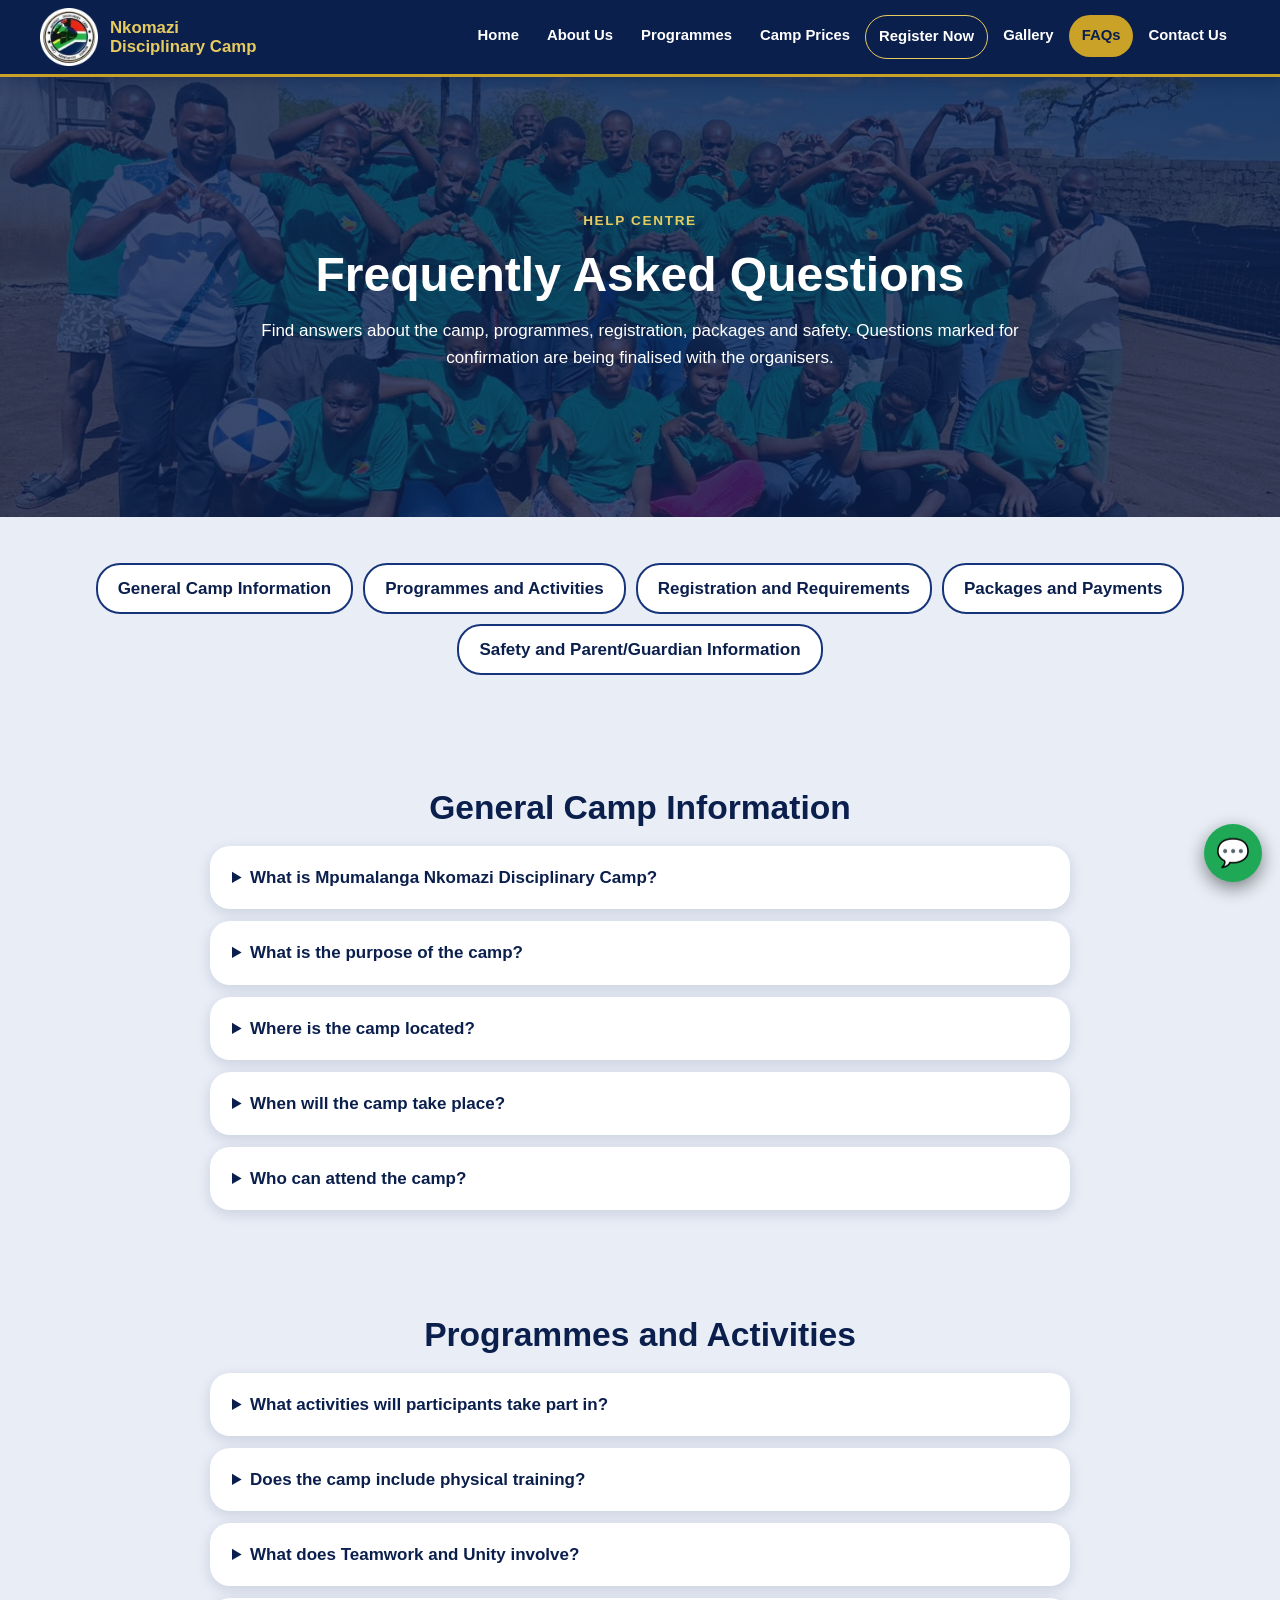
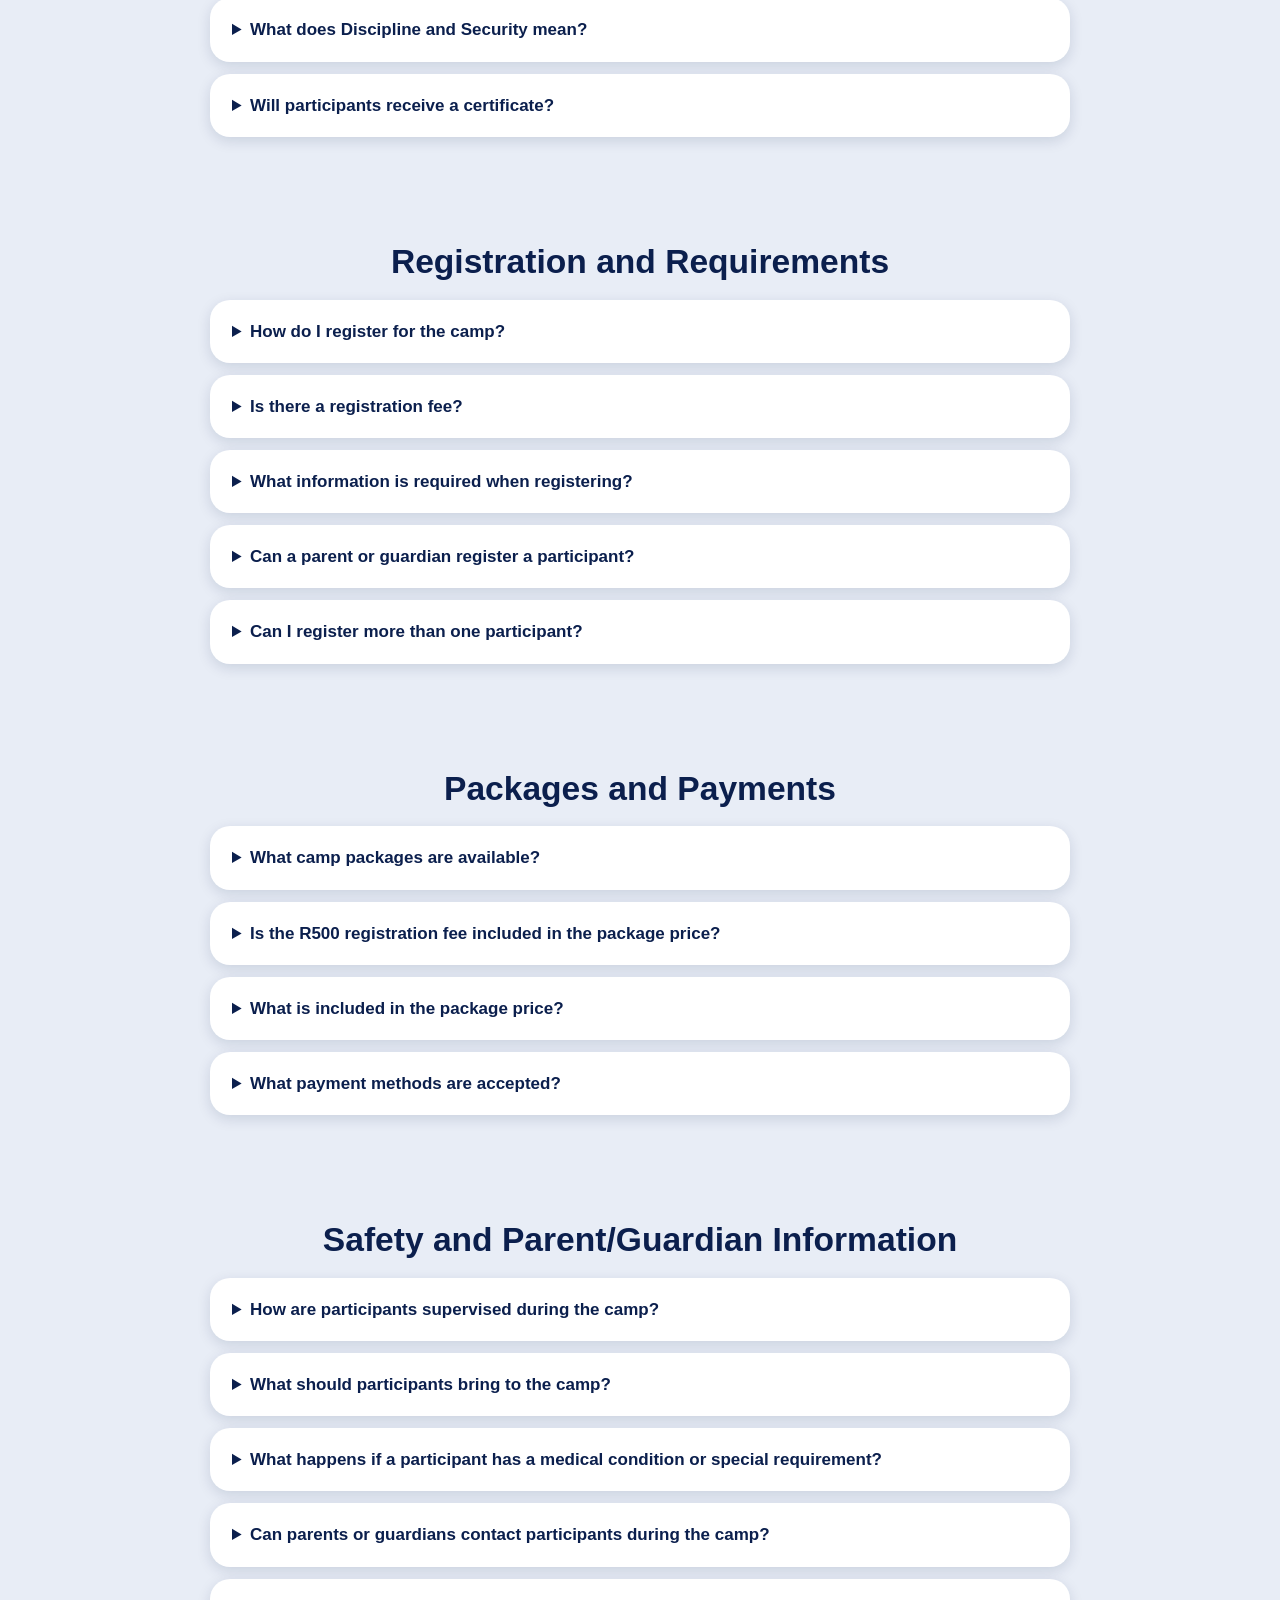
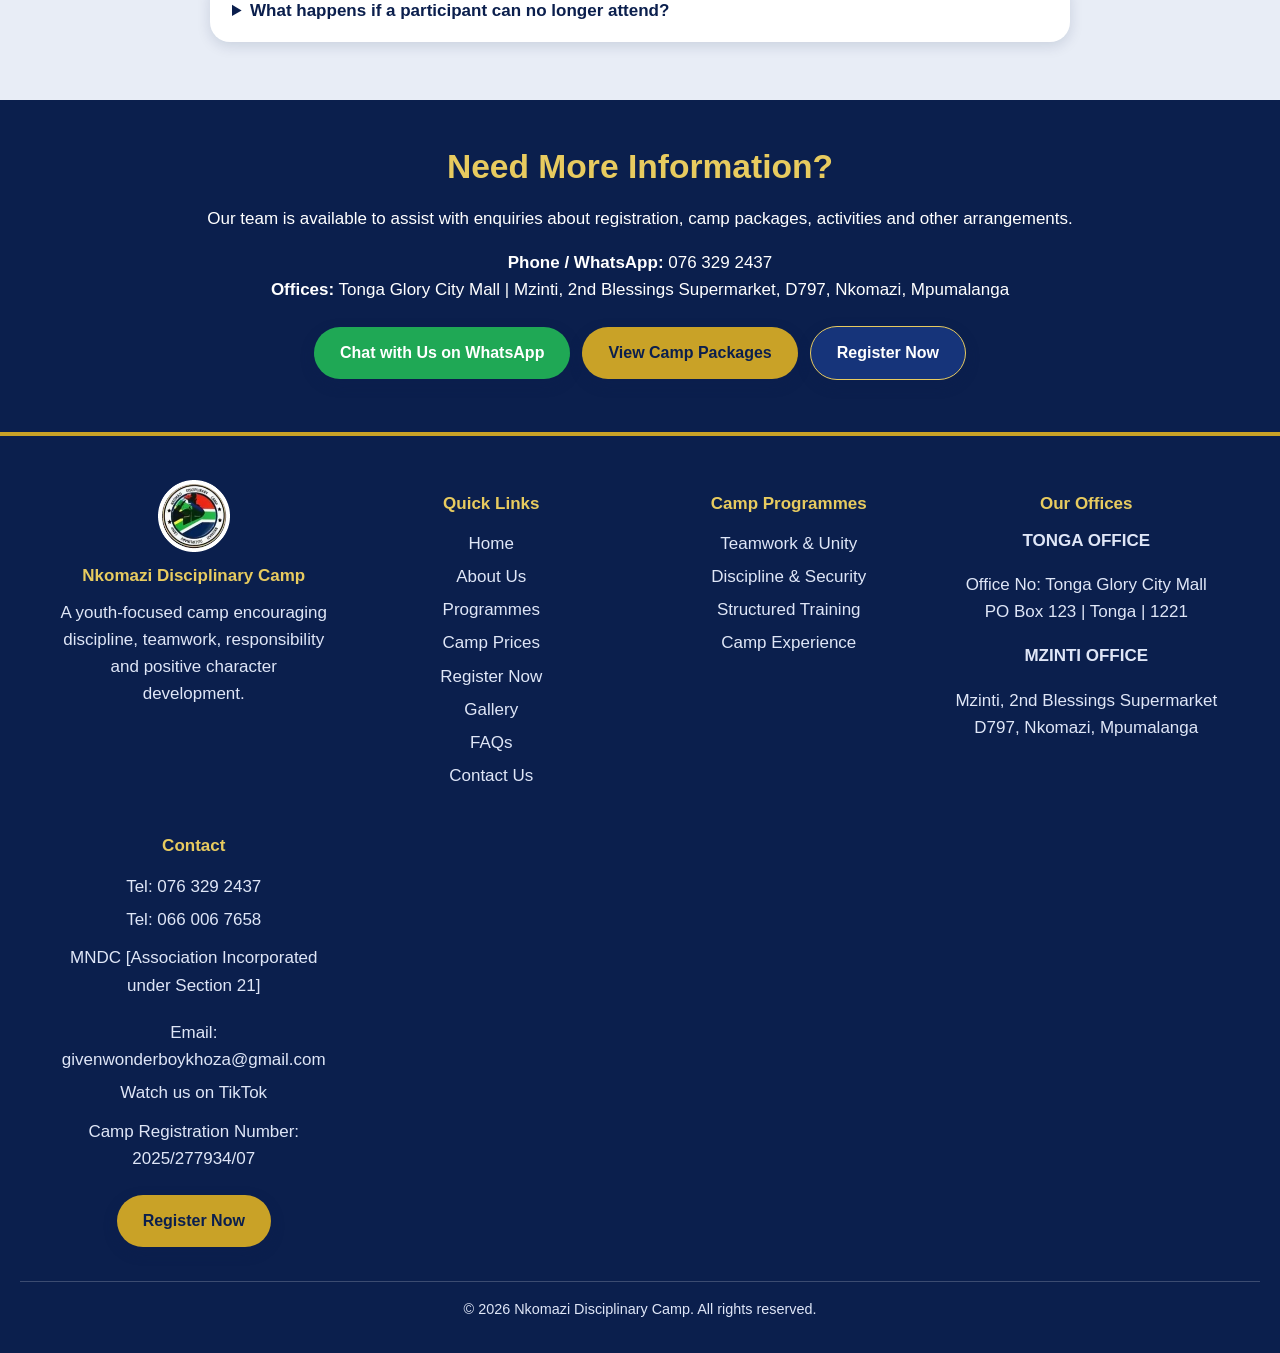
<file: faq.html>
<!DOCTYPE html>
<html lang="en"><head><meta charset="utf-8"><meta name="viewport" content="width=device-width,initial-scale=1"><title>FAQs | Nkomazi Disciplinary Camp</title><meta name="description" content="Frequently asked questions about Mpumalanga Nkomazi Disciplinary Camp: registration, packages, programmes and safety."><link rel="icon" type="image/png" href="images/logo/favicon.png"><link rel="stylesheet" href="faq.css"></head><body>
<header><div class="bar"><a class="brand" href="index.html"><img src="images/logo/camp-logo-white.png" alt="Nkomazi Disciplinary Camp logo"><span>Nkomazi<br>Disciplinary Camp</span></a><button class="burger" aria-label="Open menu">&#9776;</button><nav><ul><li><a href="index.html">Home</a></li><li><a href="about-us.html">About Us</a></li><li><a href="programmes.html">Programmes</a></li><li><a href="prices.html">Camp Prices</a></li><li><a href="registration.html">Register Now</a></li><li><a href="gallery.html">Gallery</a></li><li><a href="faq.html" class=on>FAQs</a></li><li><a href="contact.html">Contact Us</a></li></ul></nav></div></header>
<main><section class="hero" style="background-image:linear-gradient(#0b1f4dcc,#0b1f4dcc),url(images/faq/faq-hero.jpg)"><div><small>HELP CENTRE</small><h1>Frequently Asked Questions</h1><p>Find answers about the camp, programmes, registration, packages and safety. Questions marked for confirmation are being finalised with the organisers.</p></div></section><section class=""><div class="sec fade"><div class="filters"><a class="chip" href="#c0">General Camp Information</a><a class="chip" href="#c1">Programmes and Activities</a><a class="chip" href="#c2">Registration and Requirements</a><a class="chip" href="#c3">Packages and Payments</a><a class="chip" href="#c4">Safety and Parent/Guardian Information</a></div></div></section><section class=""><div class="sec fade"><h2 id="c0">General Camp Information</h2><div class="acc"><details><summary>What is Mpumalanga Nkomazi Disciplinary Camp?</summary><p>A camp initiative focused on promoting discipline, teamwork, responsibility and personal development through organised camp experiences and structured activities.</p></details><details><summary>What is the purpose of the camp?</summary><p>To encourage positive behaviour, self-discipline, respect, teamwork and responsibility through structured activities and shared experiences.</p></details><details><summary>Where is the camp located?</summary><p>Our offices are at Tonga Glory City Mall and Mzinti, 2nd Blessings Supermarket, D797, Nkomazi, Mpumalanga. Please contact the organisers to confirm the exact camp venue and directions.</p></details><details><summary>When will the camp take place?</summary><p>The advertised camp period is November and December 2026. Contact the organisers to confirm starting dates and programme schedules.</p></details><details><summary>Who can attend the camp?</summary><p>The camp is for participants interested in discipline, personal development and structured camp activities. Age requirements will be confirmed by the organisers.</p></details></div></div></section><section class=""><div class="sec fade"><h2 id="c1">Programmes and Activities</h2><div class="acc"><details><summary>What activities will participants take part in?</summary><p>Activities include physical training and sporting activities, outdoor recreational learning, addiction recovery therapy and counselling, farming and agricultural activities, community service excursions, and life skills training and other camp-related programmes.</p></details><details><summary>Does the camp include physical training?</summary><p>Yes. Physical training and sporting activities are part of the camp. Please contact the organisers to confirm the type, intensity and frequency of the activities.</p></details><details><summary>What does Teamwork and Unity involve?</summary><p>Participants work together, communicate, respect one another and develop cooperation through group activities.</p></details><details><summary>What does Discipline and Security mean?</summary><p>This is one of the advertised focus areas. Contact the organisers to clarify whether it covers general discipline and supervision, security-related training or both.</p></details><details><summary>Will participants receive a certificate?</summary><p>Certificate availability and requirements will be confirmed by the camp organisers.</p></details></div></div></section><section class=""><div class="sec fade"><h2 id="c2">Registration and Requirements</h2><div class="acc"><details><summary>How do I register for the camp?</summary><p>Contact the organisers on WhatsApp or phone, 076 329 2437, or complete the online application form on the Register Now page.</p></details><details><summary>Is there a registration fee?</summary><p>Yes. The registration fee is R500. Paying it registers you and reserves a space. It is part of the package price, not an extra charge, and it is non-refundable.</p></details><details><summary>What information is required when registering?</summary><p>The application form asks for the applicant’s full name, ID/Passport number, contact number, home address, city or town and province; your preferred package; medical and emergency information; and the parent or guardian’s details if the applicant is under 18. You also accept the camp’s terms and conditions and complete the consent and indemnity declaration. The organisers will communicate any additional requirements.</p></details><details><summary>Can a parent or guardian register a participant?</summary><p>Yes. A parent or legal guardian should assist with registration where the participant is a minor and give the necessary consent.</p></details><details><summary>Can I register more than one participant?</summary><p>Please contact the organisers to confirm the process and any special arrangements.</p></details></div></div></section><section class=""><div class="sec fade"><h2 id="c3">Packages and Payments</h2><div class="acc"><details><summary>What camp packages are available?</summary><p>1 Week R1,500, 2 Weeks R2,500, 3 Weeks R3,500, 1 Month R5,000, 2 Months R10,000 and 3 Months R20,000. See the <a class="lnk" href="prices.html">Camp Prices</a> page.</p></details><details><summary>Is the R500 registration fee included in the package price?</summary><p>Yes. The R500 registration fee is part of the package price, not an extra charge. After paying it, you settle the remaining camp price. The R500 is non-refundable.</p></details><details><summary>What is included in the package price?</summary><p>Fees cover 3 meals per day, 24-hour security, camping tents, sports gear, training, camp activities and supervision. A camp T-shirt (R200) is compulsory.</p></details><details><summary>What payment methods are accepted?</summary><p>Payments can be made into either of the bank accounts (FNB or Capitec) shown on the <a class="lnk" href="registration.html">Register Now</a> page. After paying, please confirm your payment with the management on 076 329 2437. Contact the organisers to confirm payment deadlines and whether instalments are available.</p></details></div></div></section><section class=""><div class="sec fade"><h2 id="c4">Safety and Parent/Guardian Information</h2><div class="acc"><details><summary>How are participants supervised during the camp?</summary><p>The organisers will provide information about supervision, responsible staff, emergency procedures and participant safety before registration is completed.</p></details><details><summary>What should participants bring to the camp?</summary><p>A full packing list is on the <a class="lnk" href="registration.html">Register Now</a> page. It covers clothing (including the compulsory R200 camp T-shirt), toiletries, bedding, personal items (a Bible is mandatory) and recreational and outdoor items. Electronic devices such as cellphones and tablets, expensive jewellery, sharp objects and non-prescription drugs or alcohol are prohibited. The camp provides camping tents and meals.</p></details><details><summary>What happens if a participant has a medical condition or special requirement?</summary><p>Medical conditions and allergies are recorded on the application form, which also includes consent for first aid and medical treatment in an emergency. Please also tell the organisers before the camp begins so appropriate arrangements can be discussed.</p></details><details><summary>Can parents or guardians contact participants during the camp?</summary><p>Please contact the organisers to confirm communication arrangements, visiting rules and the contact person.</p></details><details><summary>What happens if a participant can no longer attend?</summary><p>The R500 registration fee is non-refundable, whether or not the camp has started. If you cancel before the programme begins, the full amount you paid is refunded, excluding the R500. Once the programme has begun, a refund is given but not the full amount, and the R500 is excluded. Please read the camp’s terms and conditions on the <a class="lnk" href="registration.html">Register Now</a> page before paying.</p></details></div></div></section><section class="band"><div class="sec fade"><h2>Need More Information?</h2><p>Our team is available to assist with enquiries about registration, camp packages, activities and other arrangements.</p><p><b>Phone / WhatsApp:</b> 076 329 2437<br><b>Offices:</b> Tonga Glory City Mall | Mzinti, 2nd Blessings Supermarket, D797, Nkomazi, Mpumalanga</p><a class="btn wa" href="https://wa.me/27763292437" target="_blank" rel="noopener">Chat with Us on WhatsApp</a><a class="btn gold" href="prices.html">View Camp Packages</a><a class="btn navy" href="registration.html">Register Now</a></div></section></main>
<footer><div class="fgrid"><div><img src="images/logo/camp-logo-white.png" width="72" alt="Nkomazi Disciplinary Camp logo"><h4>Nkomazi Disciplinary Camp</h4><p>A youth-focused camp encouraging discipline, teamwork, responsibility and positive character development.</p></div><div><h4>Quick Links</h4><a href="index.html">Home</a><a href="about-us.html">About Us</a><a href="programmes.html">Programmes</a><a href="prices.html">Camp Prices</a><a href="registration.html">Register Now</a><a href="gallery.html">Gallery</a><a href="faq.html">FAQs</a><a href="contact.html">Contact Us</a></div><div><h4>Camp Programmes</h4><a href="programmes.html#teamwork">Teamwork &amp; Unity</a><a href="programmes.html#discipline">Discipline &amp; Security</a><a href="programmes.html#training">Structured Training</a><a href="programmes.html#camp">Camp Experience</a></div><div><h4>Our Offices</h4><p><b>TONGA OFFICE</b></p><p>Office No: Tonga Glory City Mall<br>PO Box 123 | Tonga | 1221</p><p><b>MZINTI OFFICE</b></p><p>Mzinti, 2nd Blessings Supermarket<br>D797, Nkomazi, Mpumalanga</p></div><div><h4>Contact</h4><a href="tel:0763292437">Tel: 076 329 2437</a><a href="tel:0660067658">Tel: 066 006 7658</a><p>MNDC [Association Incorporated under Section 21]</p><a href="mailto:givenwonderboykhoza@gmail.com">Email: givenwonderboykhoza@gmail.com</a><a href="https://vm.tiktok.com/ZS9fKGFkAwLgQ-C6MWi/" target="_blank" rel="noopener">Watch us on TikTok</a><p>Camp Registration Number: 2025/277934/07</p><a class="btn gold" href="registration.html">Register Now</a></div></div><p class="copy">&copy; 2026 Nkomazi Disciplinary Camp. All rights reserved.</p></footer>
<a class="chat" href="https://wa.me/27763292437" target="_blank" rel="noopener" aria-label="Chat with us on WhatsApp">&#128172;</a>
<script src="faq.js"></script></body></html>
</file>
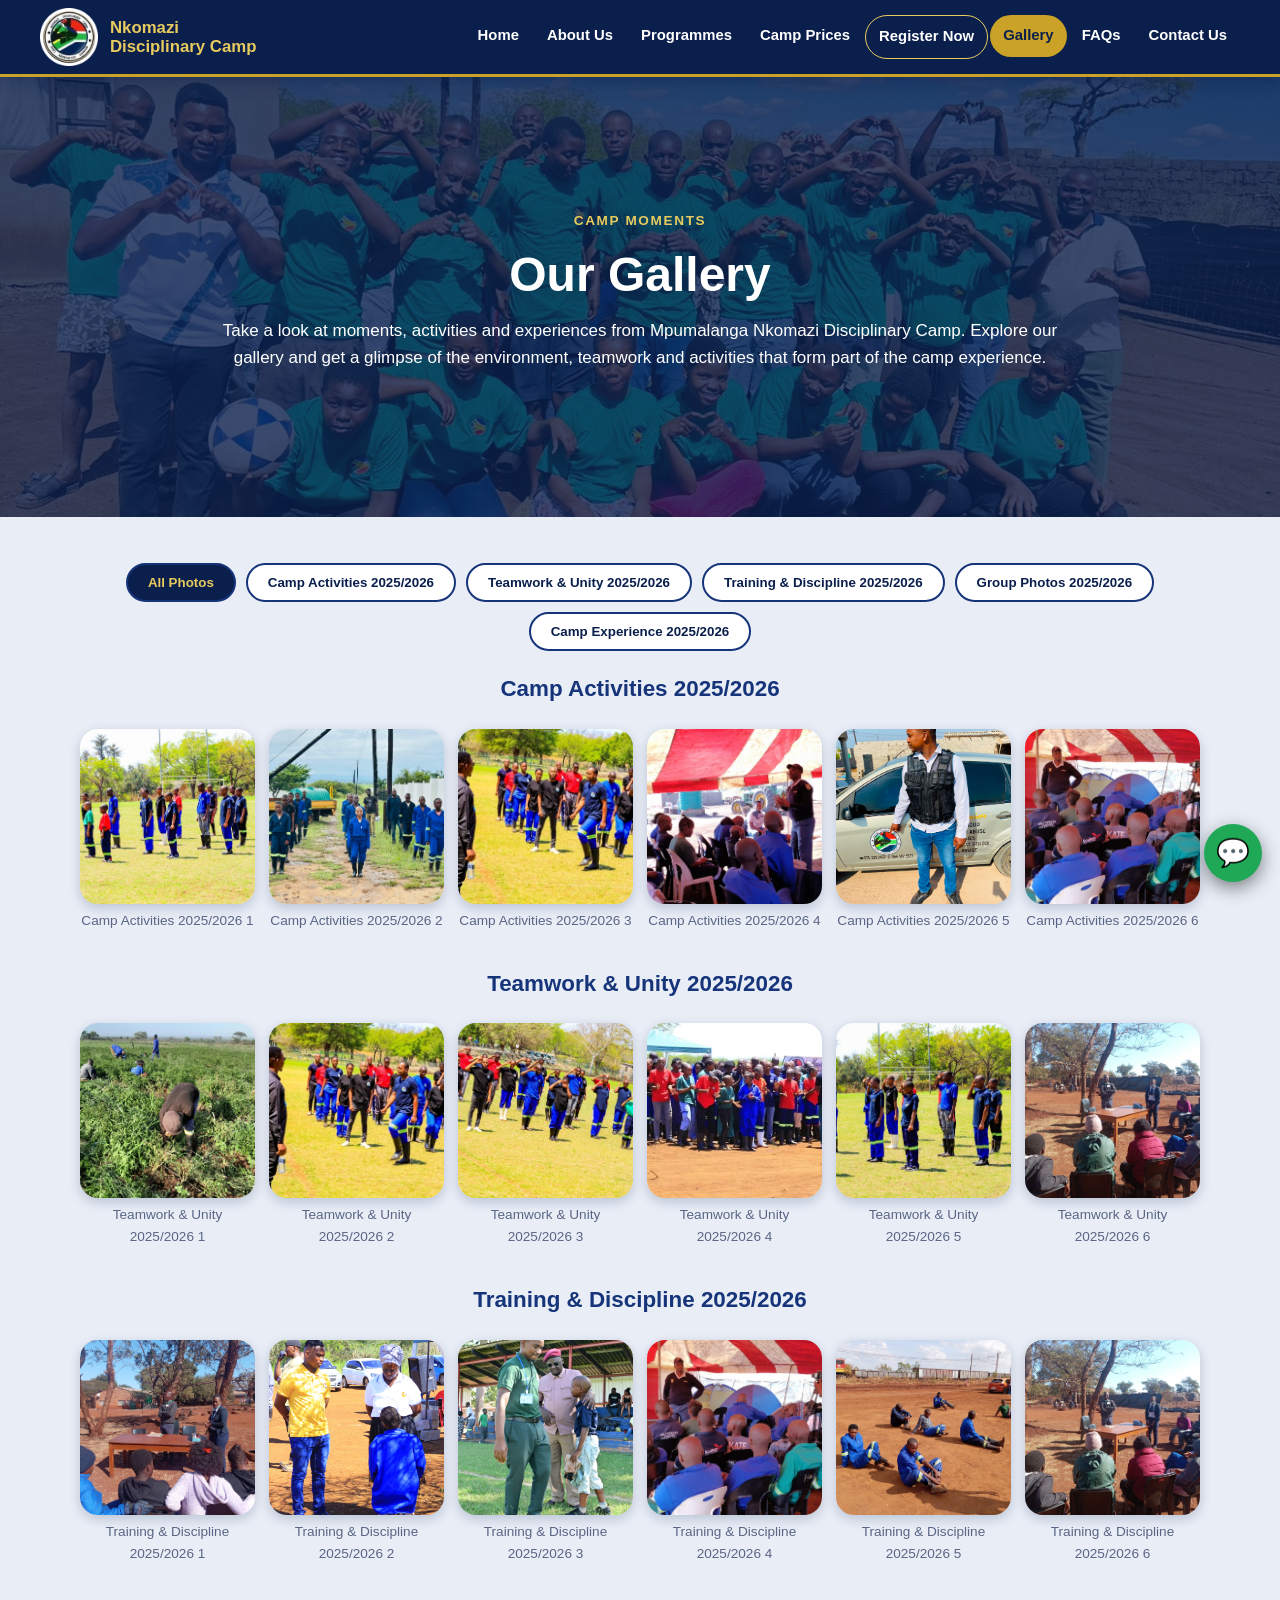
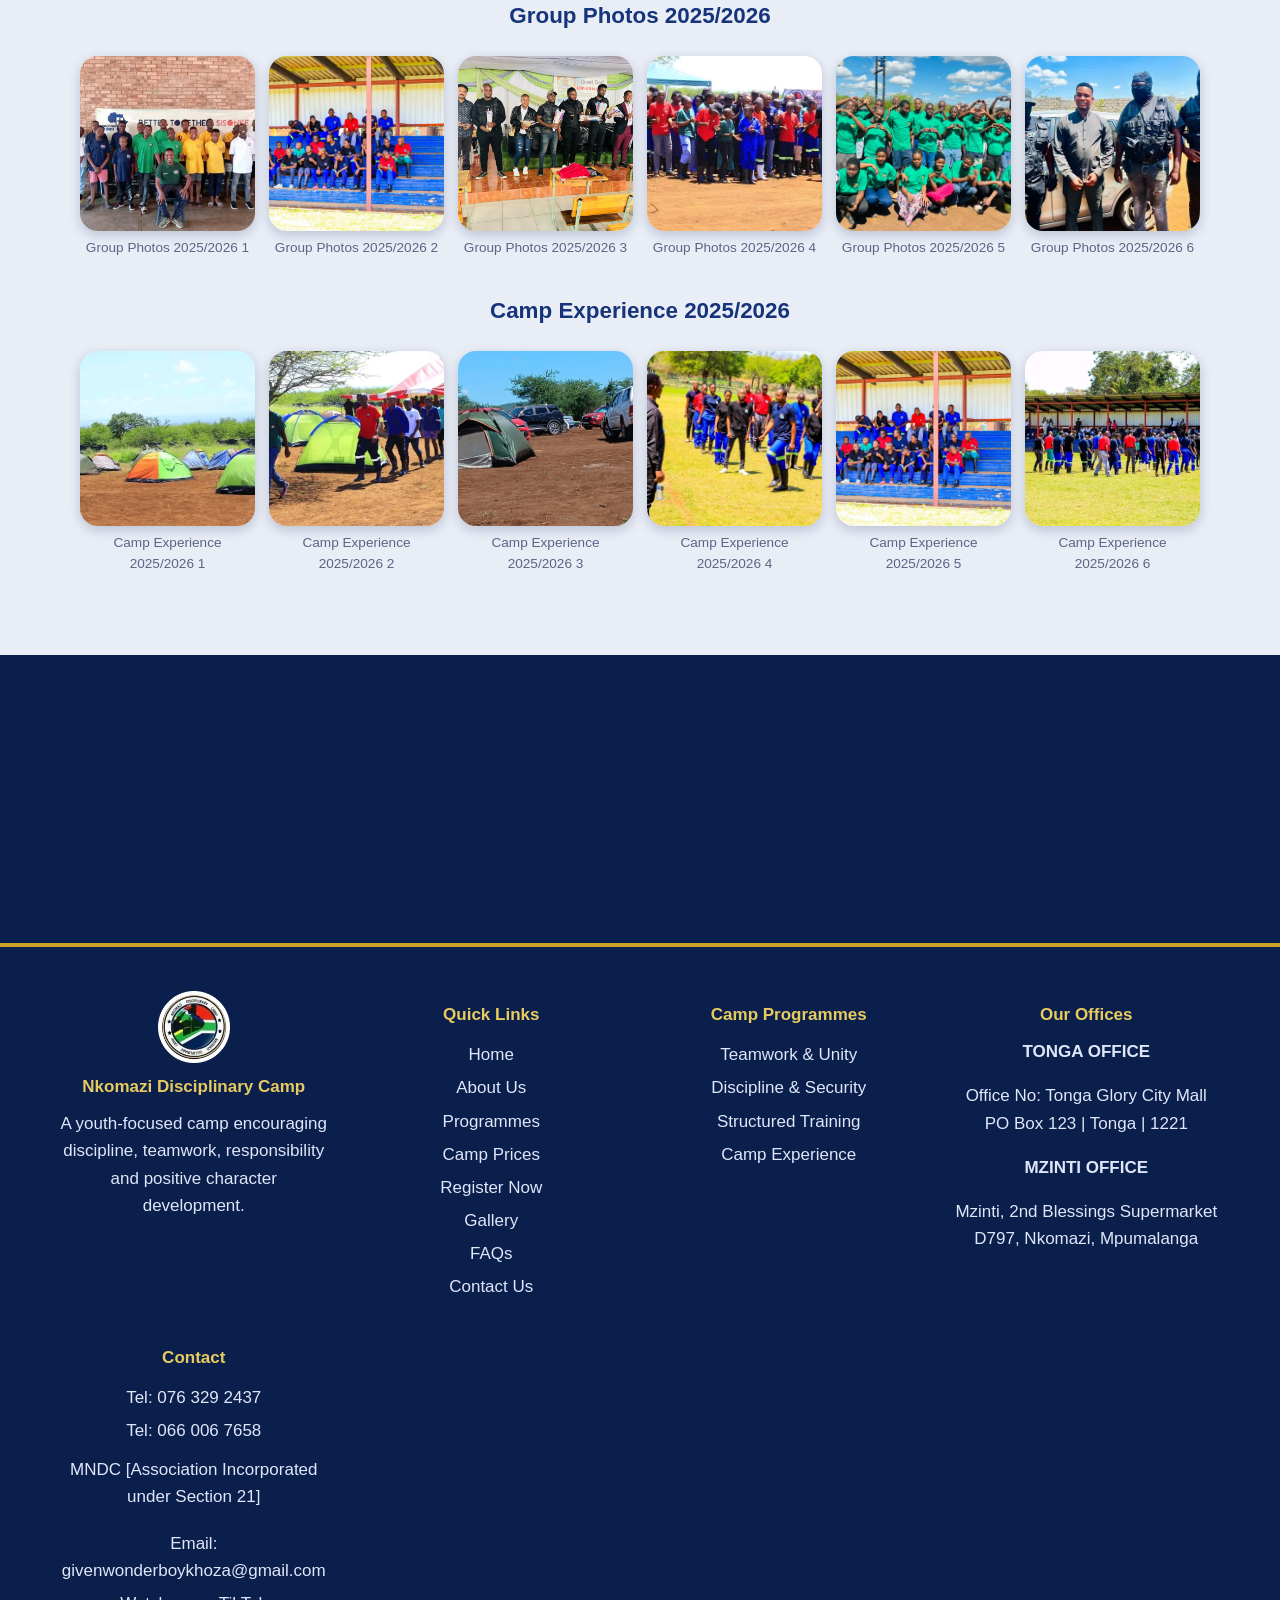
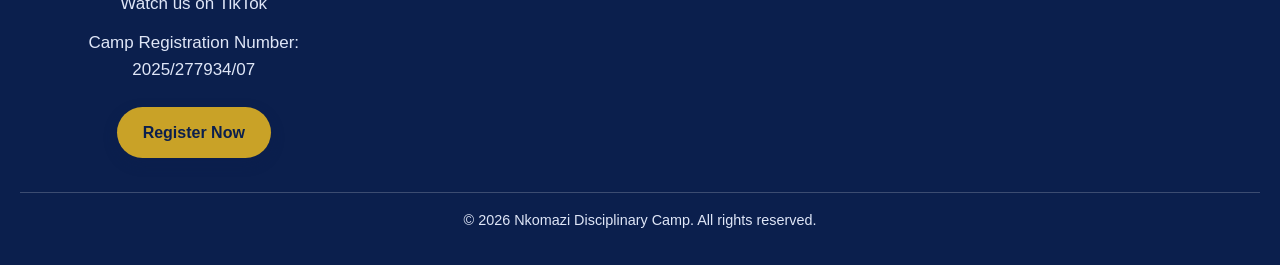
<file: gallery.html>
<!DOCTYPE html>
<html lang="en"><head><meta charset="utf-8"><meta name="viewport" content="width=device-width,initial-scale=1"><title>Gallery | Nkomazi Disciplinary Camp</title><meta name="description" content="Photos from Mpumalanga Nkomazi Disciplinary Camp: training, teamwork, discipline and camp life."><link rel="icon" type="image/png" href="images/logo/favicon.png"><link rel="stylesheet" href="gallery.css"></head><body>
<header><div class="bar"><a class="brand" href="index.html"><img src="images/logo/camp-logo-white.png" alt="Nkomazi Disciplinary Camp logo"><span>Nkomazi<br>Disciplinary Camp</span></a><button class="burger" aria-label="Open menu">&#9776;</button><nav><ul><li><a href="index.html">Home</a></li><li><a href="about-us.html">About Us</a></li><li><a href="programmes.html">Programmes</a></li><li><a href="prices.html">Camp Prices</a></li><li><a href="registration.html">Register Now</a></li><li><a href="gallery.html" class=on>Gallery</a></li><li><a href="faq.html">FAQs</a></li><li><a href="contact.html">Contact Us</a></li></ul></nav></div></header>
<main><section class="hero" style="background-image:linear-gradient(#0b1f4dcc,#0b1f4dcc),url(images/gallery/gallery-hero.jpg)"><div><small>CAMP MOMENTS</small><h1>Our Gallery</h1><p>Take a look at moments, activities and experiences from Mpumalanga Nkomazi Disciplinary Camp. Explore our gallery and get a glimpse of the environment, teamwork and activities that form part of the camp experience.</p></div></section><section class=""><div class="sec fade"><div class="filters"><button class="on" data-f="all">All Photos</button><button data-f="training">Camp Activities 2025/2026</button><button data-f="teamwork">Teamwork &amp; Unity 2025/2026</button><button data-f="discipline">Training &amp; Discipline 2025/2026</button><button data-f="group-photos">Group Photos 2025/2026</button><button data-f="camp-experience">Camp Experience 2025/2026</button></div><div class="cat" data-c="training"><h3>Camp Activities 2025/2026</h3><div class="grid gal"><figure><img src="images/gallery/training/training-01.jpg" alt="Camp Activities 2025/2026 photo 1"><figcaption>Camp Activities 2025/2026 1</figcaption></figure><figure><img src="images/gallery/training/training-02.jpg" alt="Camp Activities 2025/2026 photo 2"><figcaption>Camp Activities 2025/2026 2</figcaption></figure><figure><img src="images/gallery/training/training-03.jpg" alt="Camp Activities 2025/2026 photo 3"><figcaption>Camp Activities 2025/2026 3</figcaption></figure><figure><img src="images/gallery/training/training-04.jpg" alt="Camp Activities 2025/2026 photo 4"><figcaption>Camp Activities 2025/2026 4</figcaption></figure><figure><img src="images/gallery/training/training-05.jpg" alt="Camp Activities 2025/2026 photo 5"><figcaption>Camp Activities 2025/2026 5</figcaption></figure><figure><img src="images/gallery/training/training-06.jpg" alt="Camp Activities 2025/2026 photo 6"><figcaption>Camp Activities 2025/2026 6</figcaption></figure></div></div><div class="cat" data-c="teamwork"><h3>Teamwork &amp; Unity 2025/2026</h3><div class="grid gal"><figure><img src="images/gallery/teamwork/teamwork-01.jpg" alt="Teamwork and Unity 2025/2026 photo 1"><figcaption>Teamwork &amp; Unity 2025/2026 1</figcaption></figure><figure><img src="images/gallery/teamwork/teamwork-02.jpg" alt="Teamwork and Unity 2025/2026 photo 2"><figcaption>Teamwork &amp; Unity 2025/2026 2</figcaption></figure><figure><img src="images/gallery/teamwork/teamwork-03.jpg" alt="Teamwork and Unity 2025/2026 photo 3"><figcaption>Teamwork &amp; Unity 2025/2026 3</figcaption></figure><figure><img src="images/gallery/teamwork/teamwork-04.jpg" alt="Teamwork and Unity 2025/2026 photo 4"><figcaption>Teamwork &amp; Unity 2025/2026 4</figcaption></figure><figure><img src="images/gallery/teamwork/teamwork-05.jpg" alt="Teamwork and Unity 2025/2026 photo 5"><figcaption>Teamwork &amp; Unity 2025/2026 5</figcaption></figure><figure><img src="images/gallery/teamwork/teamwork-06.jpg" alt="Teamwork and Unity 2025/2026 photo 6"><figcaption>Teamwork &amp; Unity 2025/2026 6</figcaption></figure></div></div><div class="cat" data-c="discipline"><h3>Training &amp; Discipline 2025/2026</h3><div class="grid gal"><figure><img src="images/gallery/discipline/discipline-01.jpg" alt="Training and Discipline 2025/2026 photo 1"><figcaption>Training &amp; Discipline 2025/2026 1</figcaption></figure><figure><img src="images/gallery/discipline/discipline-02.jpg" alt="Training and Discipline 2025/2026 photo 2"><figcaption>Training &amp; Discipline 2025/2026 2</figcaption></figure><figure><img src="images/gallery/discipline/discipline-03.jpg" alt="Training and Discipline 2025/2026 photo 3"><figcaption>Training &amp; Discipline 2025/2026 3</figcaption></figure><figure><img src="images/gallery/discipline/discipline-04.jpg" alt="Training and Discipline 2025/2026 photo 4"><figcaption>Training &amp; Discipline 2025/2026 4</figcaption></figure><figure><img src="images/gallery/discipline/discipline-05.jpg" alt="Training and Discipline 2025/2026 photo 5"><figcaption>Training &amp; Discipline 2025/2026 5</figcaption></figure><figure><img src="images/gallery/discipline/discipline-06.jpg" alt="Training and Discipline 2025/2026 photo 6"><figcaption>Training &amp; Discipline 2025/2026 6</figcaption></figure></div></div><div class="cat" data-c="group-photos"><h3>Group Photos 2025/2026</h3><div class="grid gal"><figure><img src="images/gallery/group-photos/group-photo-01.jpg" alt="Group Photos 2025/2026 photo 1"><figcaption>Group Photos 2025/2026 1</figcaption></figure><figure><img src="images/gallery/group-photos/group-photo-02.jpg" alt="Group Photos 2025/2026 photo 2"><figcaption>Group Photos 2025/2026 2</figcaption></figure><figure><img src="images/gallery/group-photos/group-photo-03.jpg" alt="Group Photos 2025/2026 photo 3"><figcaption>Group Photos 2025/2026 3</figcaption></figure><figure><img src="images/gallery/group-photos/group-photo-04.jpg" alt="Group Photos 2025/2026 photo 4"><figcaption>Group Photos 2025/2026 4</figcaption></figure><figure><img src="images/gallery/group-photos/group-photo-05.jpg" alt="Group Photos 2025/2026 photo 5"><figcaption>Group Photos 2025/2026 5</figcaption></figure><figure><img src="images/gallery/group-photos/group-photo-06.jpg" alt="Group Photos 2025/2026 photo 6"><figcaption>Group Photos 2025/2026 6</figcaption></figure></div></div><div class="cat" data-c="camp-experience"><h3>Camp Experience 2025/2026</h3><div class="grid gal"><figure><img src="images/gallery/camp-experience/camp-experience-01.jpg" alt="Camp Experience 2025/2026 photo 1"><figcaption>Camp Experience 2025/2026 1</figcaption></figure><figure><img src="images/gallery/camp-experience/camp-experience-02.jpg" alt="Camp Experience 2025/2026 photo 2"><figcaption>Camp Experience 2025/2026 2</figcaption></figure><figure><img src="images/gallery/camp-experience/camp-experience-03.jpg" alt="Camp Experience 2025/2026 photo 3"><figcaption>Camp Experience 2025/2026 3</figcaption></figure><figure><img src="images/gallery/camp-experience/camp-experience-04.jpg" alt="Camp Experience 2025/2026 photo 4"><figcaption>Camp Experience 2025/2026 4</figcaption></figure><figure><img src="images/gallery/camp-experience/camp-experience-05.jpg" alt="Camp Experience 2025/2026 photo 5"><figcaption>Camp Experience 2025/2026 5</figcaption></figure><figure><img src="images/gallery/camp-experience/camp-experience-06.jpg" alt="Camp Experience 2025/2026 photo 6"><figcaption>Camp Experience 2025/2026 6</figcaption></figure></div></div></div></section><section class="band cta"><div class="sec fade"><small class="tag">Want to be part of the experience?</small><h2>Discover Our Camp Packages</h2><p>Discover our camp packages and registration information.</p><a class="btn gold" href="prices.html">View Camp Packages</a><a class="btn navy" href="registration.html">Register Now</a></div></section></main>
<footer><div class="fgrid"><div><img src="images/logo/camp-logo-white.png" width="72" alt="Nkomazi Disciplinary Camp logo"><h4>Nkomazi Disciplinary Camp</h4><p>A youth-focused camp encouraging discipline, teamwork, responsibility and positive character development.</p></div><div><h4>Quick Links</h4><a href="index.html">Home</a><a href="about-us.html">About Us</a><a href="programmes.html">Programmes</a><a href="prices.html">Camp Prices</a><a href="registration.html">Register Now</a><a href="gallery.html">Gallery</a><a href="faq.html">FAQs</a><a href="contact.html">Contact Us</a></div><div><h4>Camp Programmes</h4><a href="programmes.html#teamwork">Teamwork &amp; Unity</a><a href="programmes.html#discipline">Discipline &amp; Security</a><a href="programmes.html#training">Structured Training</a><a href="programmes.html#camp">Camp Experience</a></div><div><h4>Our Offices</h4><p><b>TONGA OFFICE</b></p><p>Office No: Tonga Glory City Mall<br>PO Box 123 | Tonga | 1221</p><p><b>MZINTI OFFICE</b></p><p>Mzinti, 2nd Blessings Supermarket<br>D797, Nkomazi, Mpumalanga</p></div><div><h4>Contact</h4><a href="tel:0763292437">Tel: 076 329 2437</a><a href="tel:0660067658">Tel: 066 006 7658</a><p>MNDC [Association Incorporated under Section 21]</p><a href="mailto:givenwonderboykhoza@gmail.com">Email: givenwonderboykhoza@gmail.com</a><a href="https://vm.tiktok.com/ZS9fKGFkAwLgQ-C6MWi/" target="_blank" rel="noopener">Watch us on TikTok</a><p>Camp Registration Number: 2025/277934/07</p><a class="btn gold" href="registration.html">Register Now</a></div></div><p class="copy">&copy; 2026 Nkomazi Disciplinary Camp. All rights reserved.</p></footer>
<a class="chat" href="https://wa.me/27763292437" target="_blank" rel="noopener" aria-label="Chat with us on WhatsApp">&#128172;</a>
<script src="gallery.js"></script></body></html>
</file>
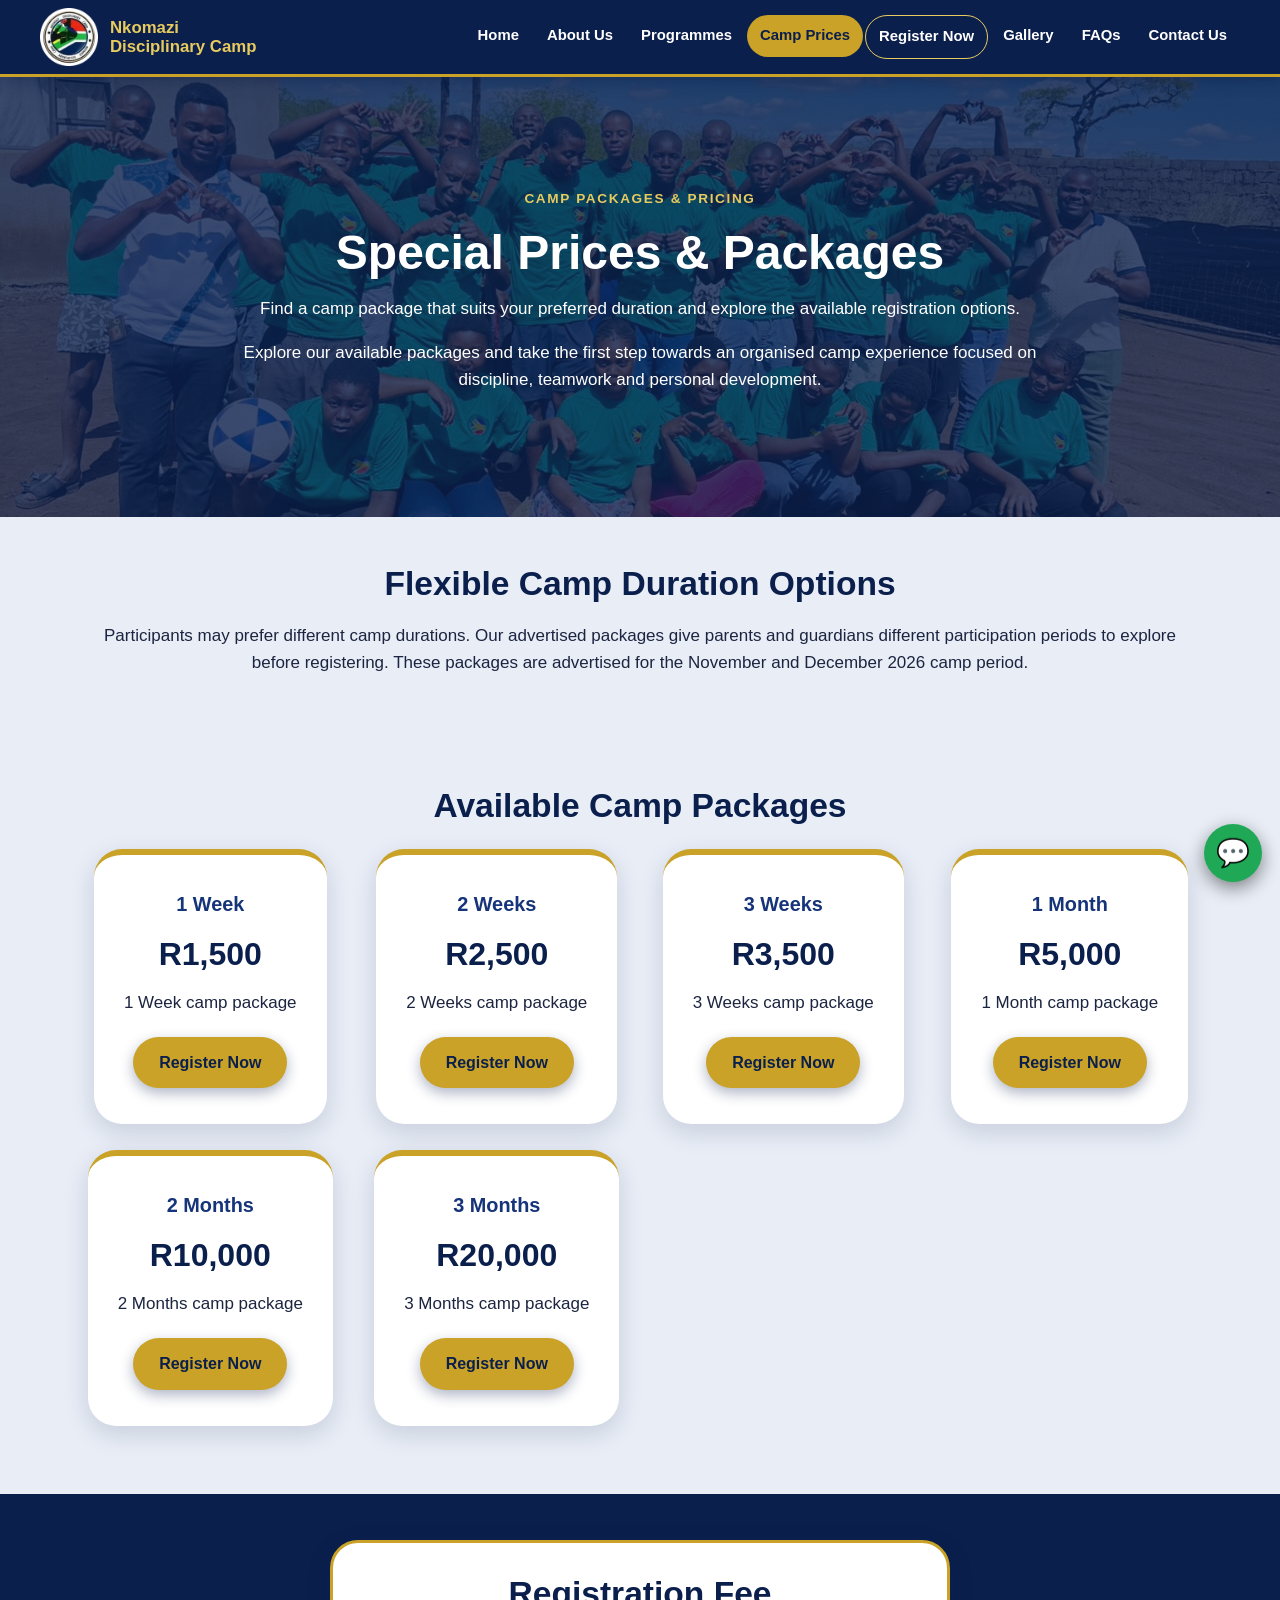
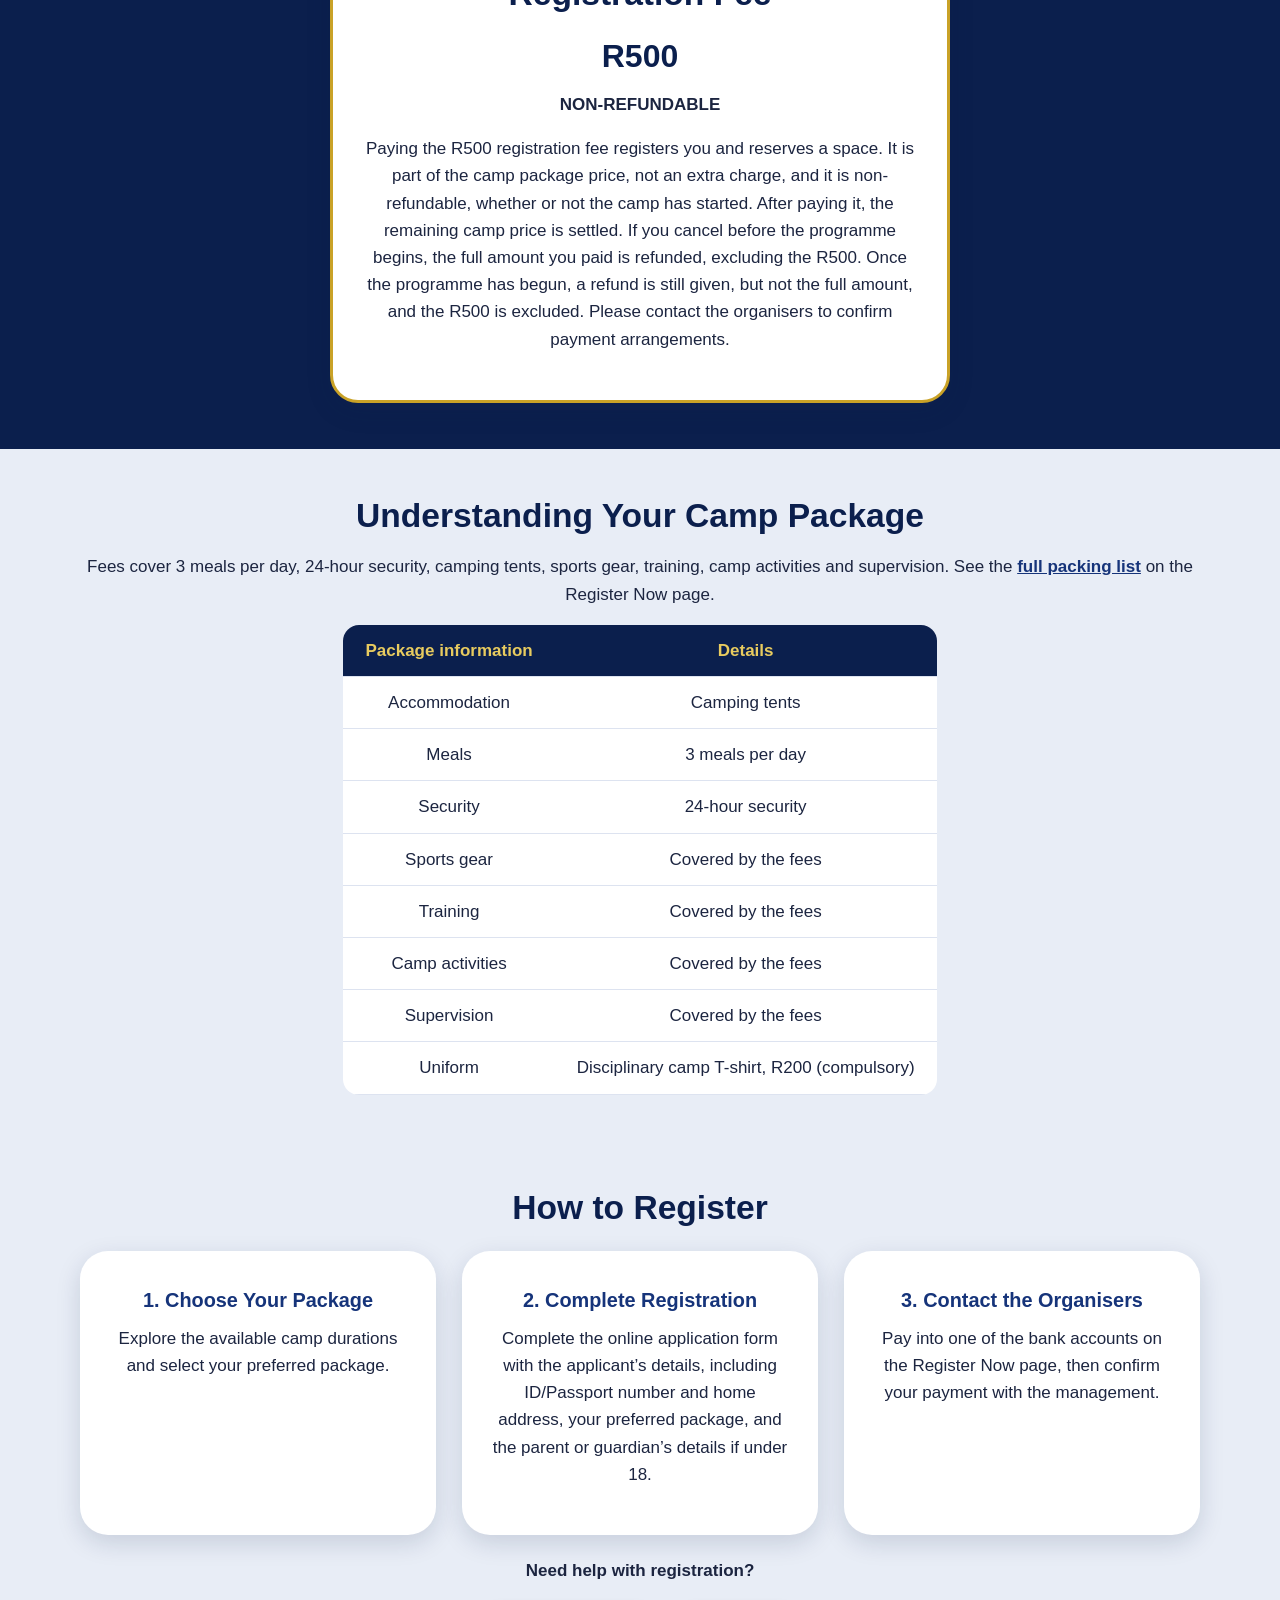
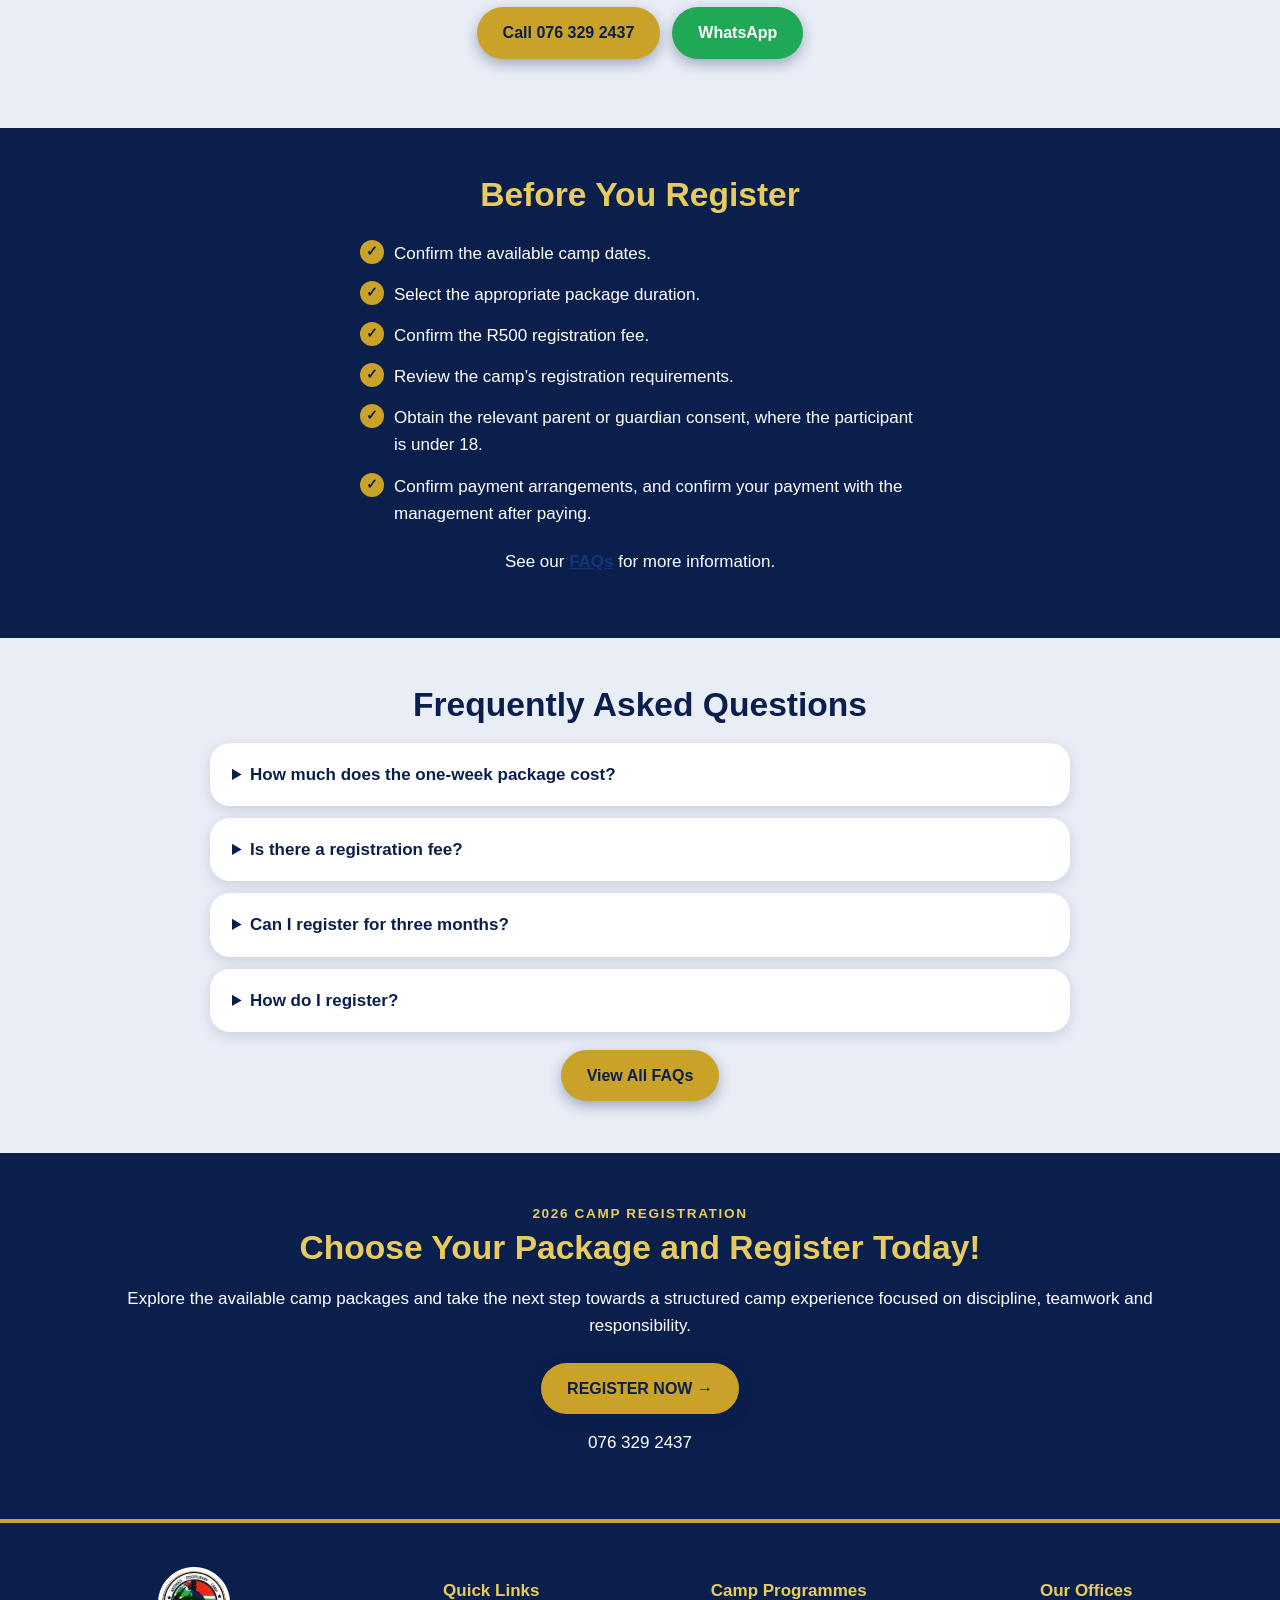
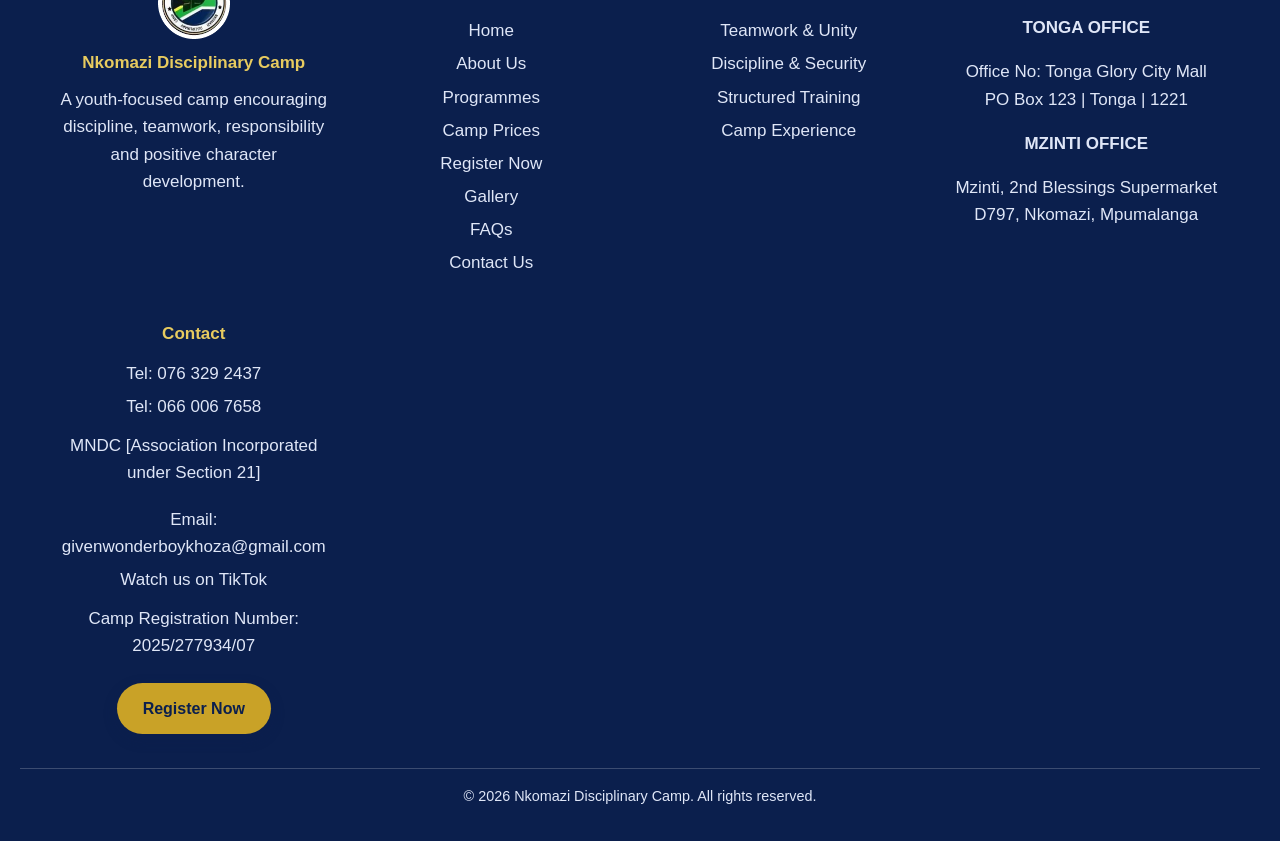
<file: prices.html>
<!DOCTYPE html>
<html lang="en"><head><meta charset="utf-8"><meta name="viewport" content="width=device-width,initial-scale=1"><title>Camp Prices | Nkomazi Disciplinary Camp</title><meta name="description" content="Special prices and packages for the November and December 2026 school holiday camp."><link rel="icon" type="image/png" href="images/logo/favicon.png"><link rel="stylesheet" href="prices.css"></head><body>
<header><div class="bar"><a class="brand" href="index.html"><img src="images/logo/camp-logo-white.png" alt="Nkomazi Disciplinary Camp logo"><span>Nkomazi<br>Disciplinary Camp</span></a><button class="burger" aria-label="Open menu">&#9776;</button><nav><ul><li><a href="index.html">Home</a></li><li><a href="about-us.html">About Us</a></li><li><a href="programmes.html">Programmes</a></li><li><a href="prices.html" class=on>Camp Prices</a></li><li><a href="registration.html">Register Now</a></li><li><a href="gallery.html">Gallery</a></li><li><a href="faq.html">FAQs</a></li><li><a href="contact.html">Contact Us</a></li></ul></nav></div></header>
<main><section class="hero" style="background-image:linear-gradient(#0b1f4dcc,#0b1f4dcc),url(images/prices/prices-hero.jpg)"><div><small>CAMP PACKAGES &amp; PRICING</small><h1>Special Prices &amp; Packages</h1><p>Find a camp package that suits your preferred duration and explore the available registration options.</p><p>Explore our available packages and take the first step towards an organised camp experience focused on discipline, teamwork and personal development.</p></div></section><section class=""><div class="sec fade"><h2>Flexible Camp Duration Options</h2><p>Participants may prefer different camp durations. Our advertised packages give parents and guardians different participation periods to explore before registering. These packages are advertised for the November and December 2026 camp period.</p></div></section><section class=""><div class="sec fade"><h2>Available Camp Packages</h2><div class="grid "><div class="card pk"><h3>1 Week</h3><div class="price">R1,500</div><p>1 Week camp package</p><a class="btn gold" href="registration.html">Register Now</a></div><div class="card pk"><h3>2 Weeks</h3><div class="price">R2,500</div><p>2 Weeks camp package</p><a class="btn gold" href="registration.html">Register Now</a></div><div class="card pk"><h3>3 Weeks</h3><div class="price">R3,500</div><p>3 Weeks camp package</p><a class="btn gold" href="registration.html">Register Now</a></div><div class="card pk"><h3>1 Month</h3><div class="price">R5,000</div><p>1 Month camp package</p><a class="btn gold" href="registration.html">Register Now</a></div><div class="card pk"><h3>2 Months</h3><div class="price">R10,000</div><p>2 Months camp package</p><a class="btn gold" href="registration.html">Register Now</a></div><div class="card pk"><h3>3 Months</h3><div class="price">R20,000</div><p>3 Months camp package</p><a class="btn gold" href="registration.html">Register Now</a></div></div></div></section><section class="band"><div class="sec fade"><div class="card fee"><h2>Registration Fee</h2><div class="price">R500</div><p><b>NON-REFUNDABLE</b></p><p>Paying the R500 registration fee registers you and reserves a space. It is part of the camp package price, not an extra charge, and it is non-refundable, whether or not the camp has started. After paying it, the remaining camp price is settled. If you cancel before the programme begins, the full amount you paid is refunded, excluding the R500. Once the programme has begun, a refund is still given, but not the full amount, and the R500 is excluded. Please contact the organisers to confirm payment arrangements.</p></div></div></section><section class=""><div class="sec fade"><h2>Understanding Your Camp Package</h2><p>Fees cover 3 meals per day, 24-hour security, camping tents, sports gear, training, camp activities and supervision. See the <a class="lnk" href="registration.html">full packing list</a> on the Register Now page.</p><div class="tw"><table><tr><th>Package information</th><th>Details</th></tr><tr><td>Accommodation</td><td>Camping tents</td></tr><tr><td>Meals</td><td>3 meals per day</td></tr><tr><td>Security</td><td>24-hour security</td></tr><tr><td>Sports gear</td><td>Covered by the fees</td></tr><tr><td>Training</td><td>Covered by the fees</td></tr><tr><td>Camp activities</td><td>Covered by the fees</td></tr><tr><td>Supervision</td><td>Covered by the fees</td></tr><tr><td>Uniform</td><td>Disciplinary camp T-shirt, R200 (compulsory)</td></tr></table></div></div></section><section class=""><div class="sec fade"><h2>How to Register</h2><div class="grid "><div class="card "><h3>1. Choose Your Package</h3><p>Explore the available camp durations and select your preferred package.</p></div><div class="card "><h3>2. Complete Registration</h3><p>Complete the online application form with the applicant’s details, including ID/Passport number and home address, your preferred package, and the parent or guardian’s details if under 18.</p></div><div class="card "><h3>3. Contact the Organisers</h3><p>Pay into one of the bank accounts on the Register Now page, then confirm your payment with the management.</p></div></div><p><b>Need help with registration?</b></p><p><a class="btn gold" href="tel:0763292437">Call 076 329 2437</a><a class="btn wa" href="https://wa.me/27763292437" target="_blank" rel="noopener">WhatsApp</a></p></div></section><section class="band"><div class="sec fade"><h2>Before You Register</h2><ul class="tick"><li>Confirm the available camp dates.</li><li>Select the appropriate package duration.</li><li>Confirm the R500 registration fee.</li><li>Review the camp’s registration requirements.</li><li>Obtain the relevant parent or guardian consent, where the participant is under 18.</li><li>Confirm payment arrangements, and confirm your payment with the management after paying.</li></ul><p>See our <a class="lnk" href="faq.html">FAQs</a> for more information.</p></div></section><section class=""><div class="sec fade"><h2>Frequently Asked Questions</h2><details><summary>How much does the one-week package cost?</summary><p>The advertised one-week package costs R1,500.</p></details><details><summary>Is there a registration fee?</summary><p>Yes. The R500 registration fee reserves your space, is part of the package price and is non-refundable.</p></details><details><summary>Can I register for three months?</summary><p>Yes, a three-month package is advertised at R20,000. Availability and dates should be confirmed with the organisers.</p></details><details><summary>How do I register?</summary><p>Use the online registration form or contact the organisers on 076 329 2437.</p></details><a class="btn gold" href="faq.html">View All FAQs</a></div></section><section class="band cta"><div class="sec fade"><small class="tag">2026 CAMP REGISTRATION</small><h2>Choose Your Package and Register Today!</h2><p>Explore the available camp packages and take the next step towards a structured camp experience focused on discipline, teamwork and responsibility.</p><a class="btn gold" href="registration.html">REGISTER NOW &rarr;</a><p>076 329 2437</p></div></section></main>
<footer><div class="fgrid"><div><img src="images/logo/camp-logo-white.png" width="72" alt="Nkomazi Disciplinary Camp logo"><h4>Nkomazi Disciplinary Camp</h4><p>A youth-focused camp encouraging discipline, teamwork, responsibility and positive character development.</p></div><div><h4>Quick Links</h4><a href="index.html">Home</a><a href="about-us.html">About Us</a><a href="programmes.html">Programmes</a><a href="prices.html">Camp Prices</a><a href="registration.html">Register Now</a><a href="gallery.html">Gallery</a><a href="faq.html">FAQs</a><a href="contact.html">Contact Us</a></div><div><h4>Camp Programmes</h4><a href="programmes.html#teamwork">Teamwork &amp; Unity</a><a href="programmes.html#discipline">Discipline &amp; Security</a><a href="programmes.html#training">Structured Training</a><a href="programmes.html#camp">Camp Experience</a></div><div><h4>Our Offices</h4><p><b>TONGA OFFICE</b></p><p>Office No: Tonga Glory City Mall<br>PO Box 123 | Tonga | 1221</p><p><b>MZINTI OFFICE</b></p><p>Mzinti, 2nd Blessings Supermarket<br>D797, Nkomazi, Mpumalanga</p></div><div><h4>Contact</h4><a href="tel:0763292437">Tel: 076 329 2437</a><a href="tel:0660067658">Tel: 066 006 7658</a><p>MNDC [Association Incorporated under Section 21]</p><a href="mailto:givenwonderboykhoza@gmail.com">Email: givenwonderboykhoza@gmail.com</a><a href="https://vm.tiktok.com/ZS9fKGFkAwLgQ-C6MWi/" target="_blank" rel="noopener">Watch us on TikTok</a><p>Camp Registration Number: 2025/277934/07</p><a class="btn gold" href="registration.html">Register Now</a></div></div><p class="copy">&copy; 2026 Nkomazi Disciplinary Camp. All rights reserved.</p></footer>
<a class="chat" href="https://wa.me/27763292437" target="_blank" rel="noopener" aria-label="Chat with us on WhatsApp">&#128172;</a>
<script src="prices.js"></script></body></html>
</file>
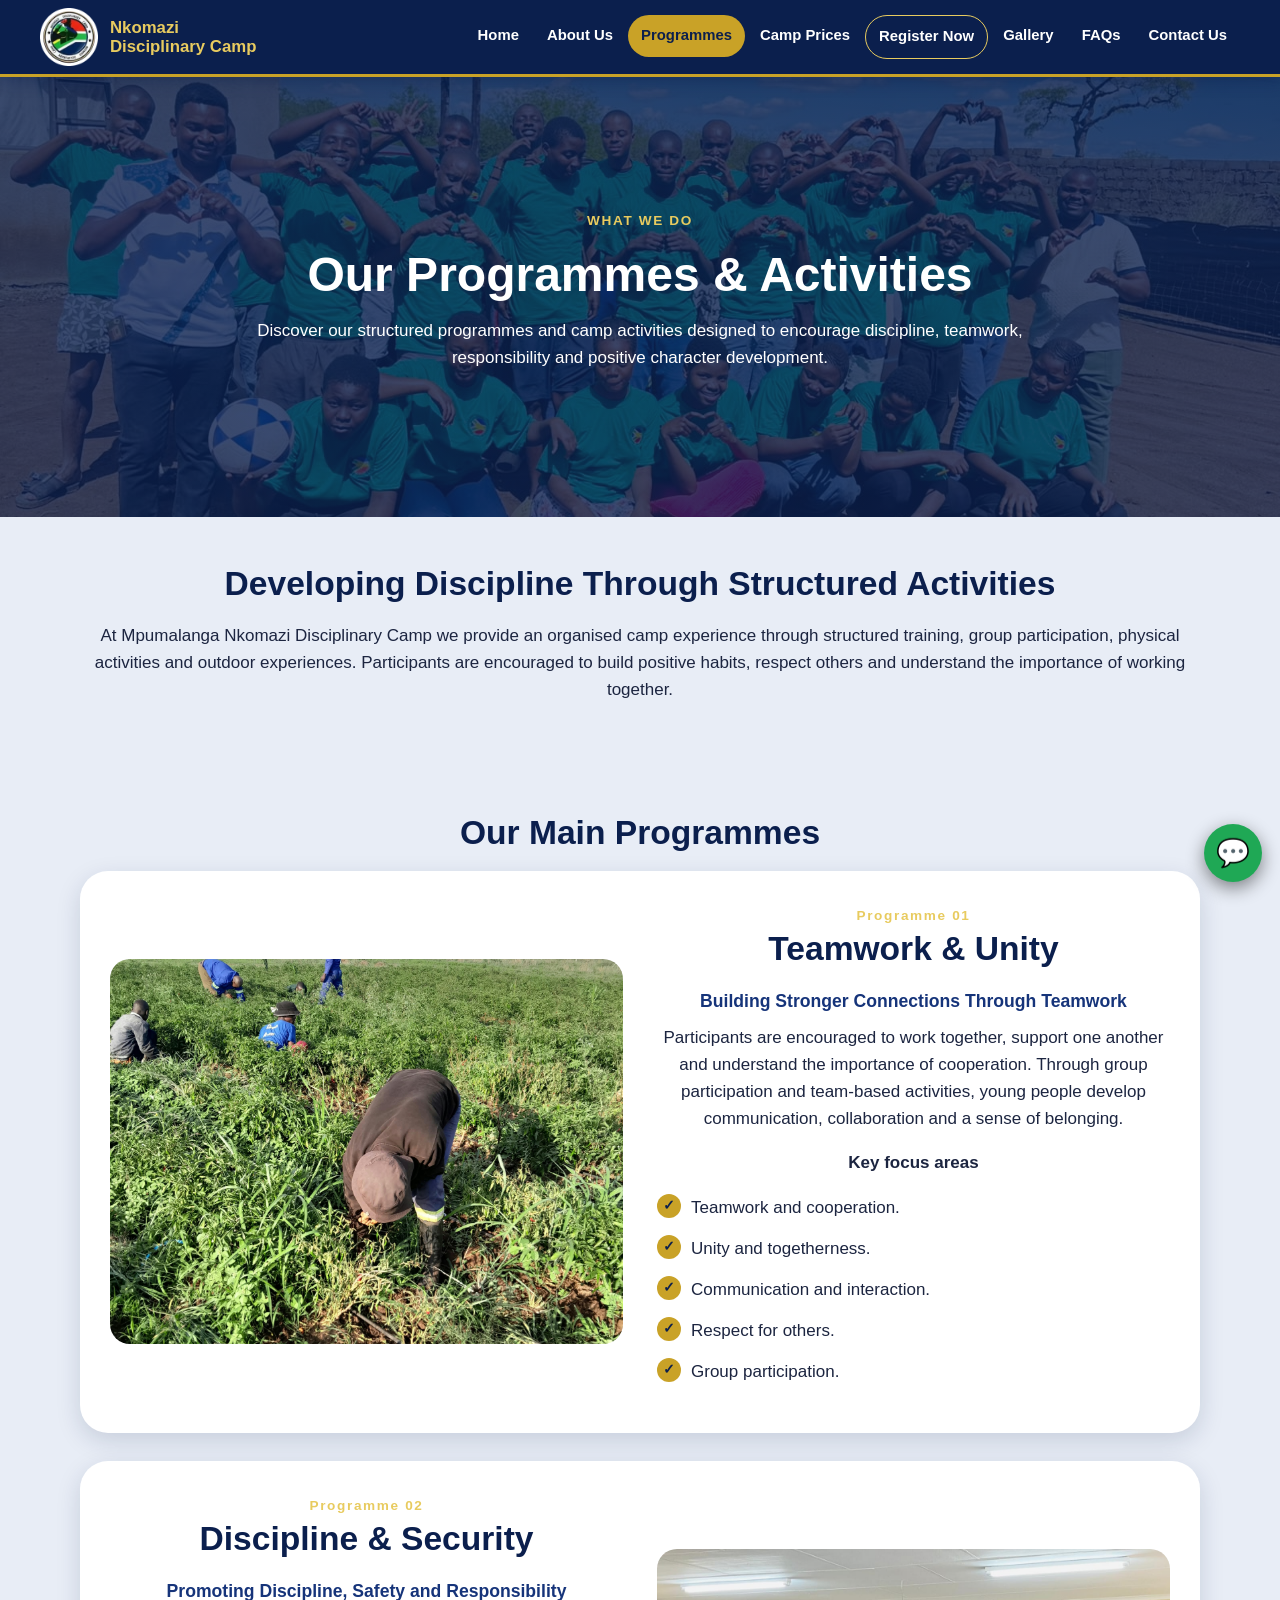
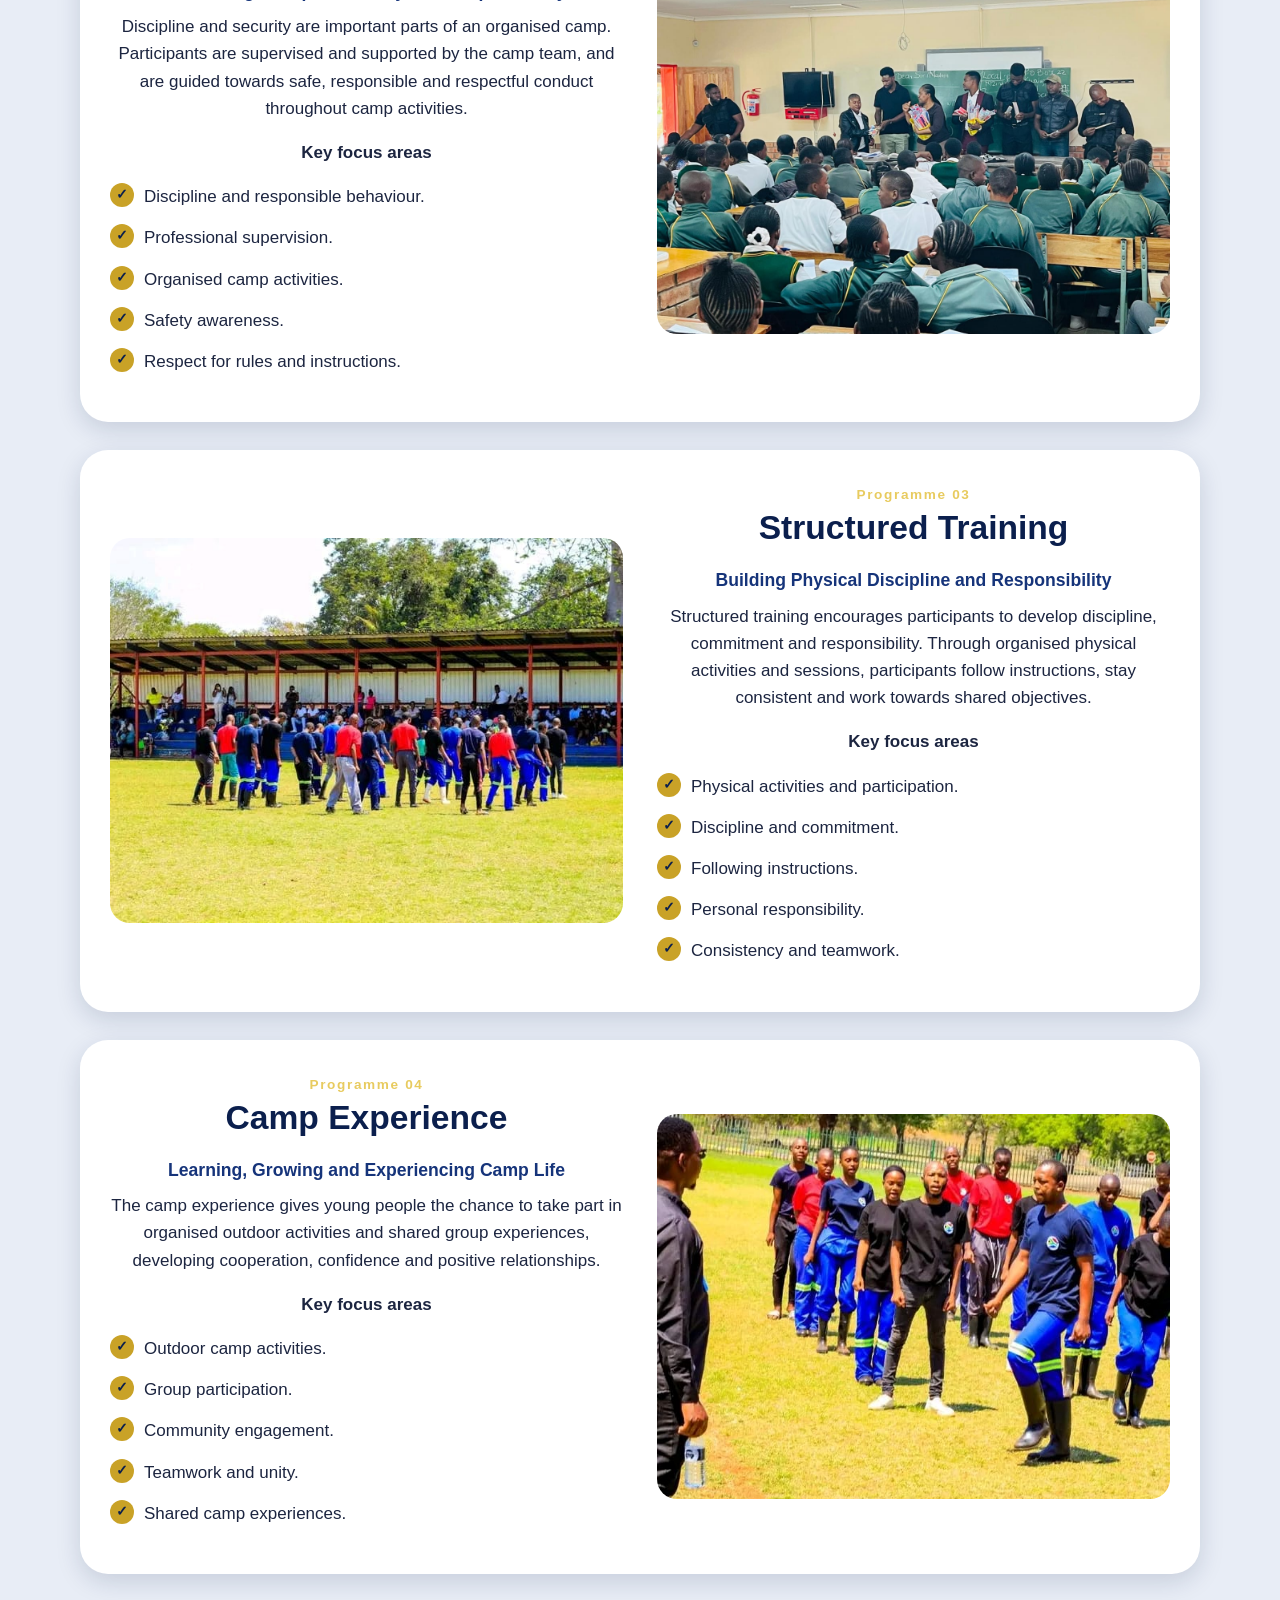
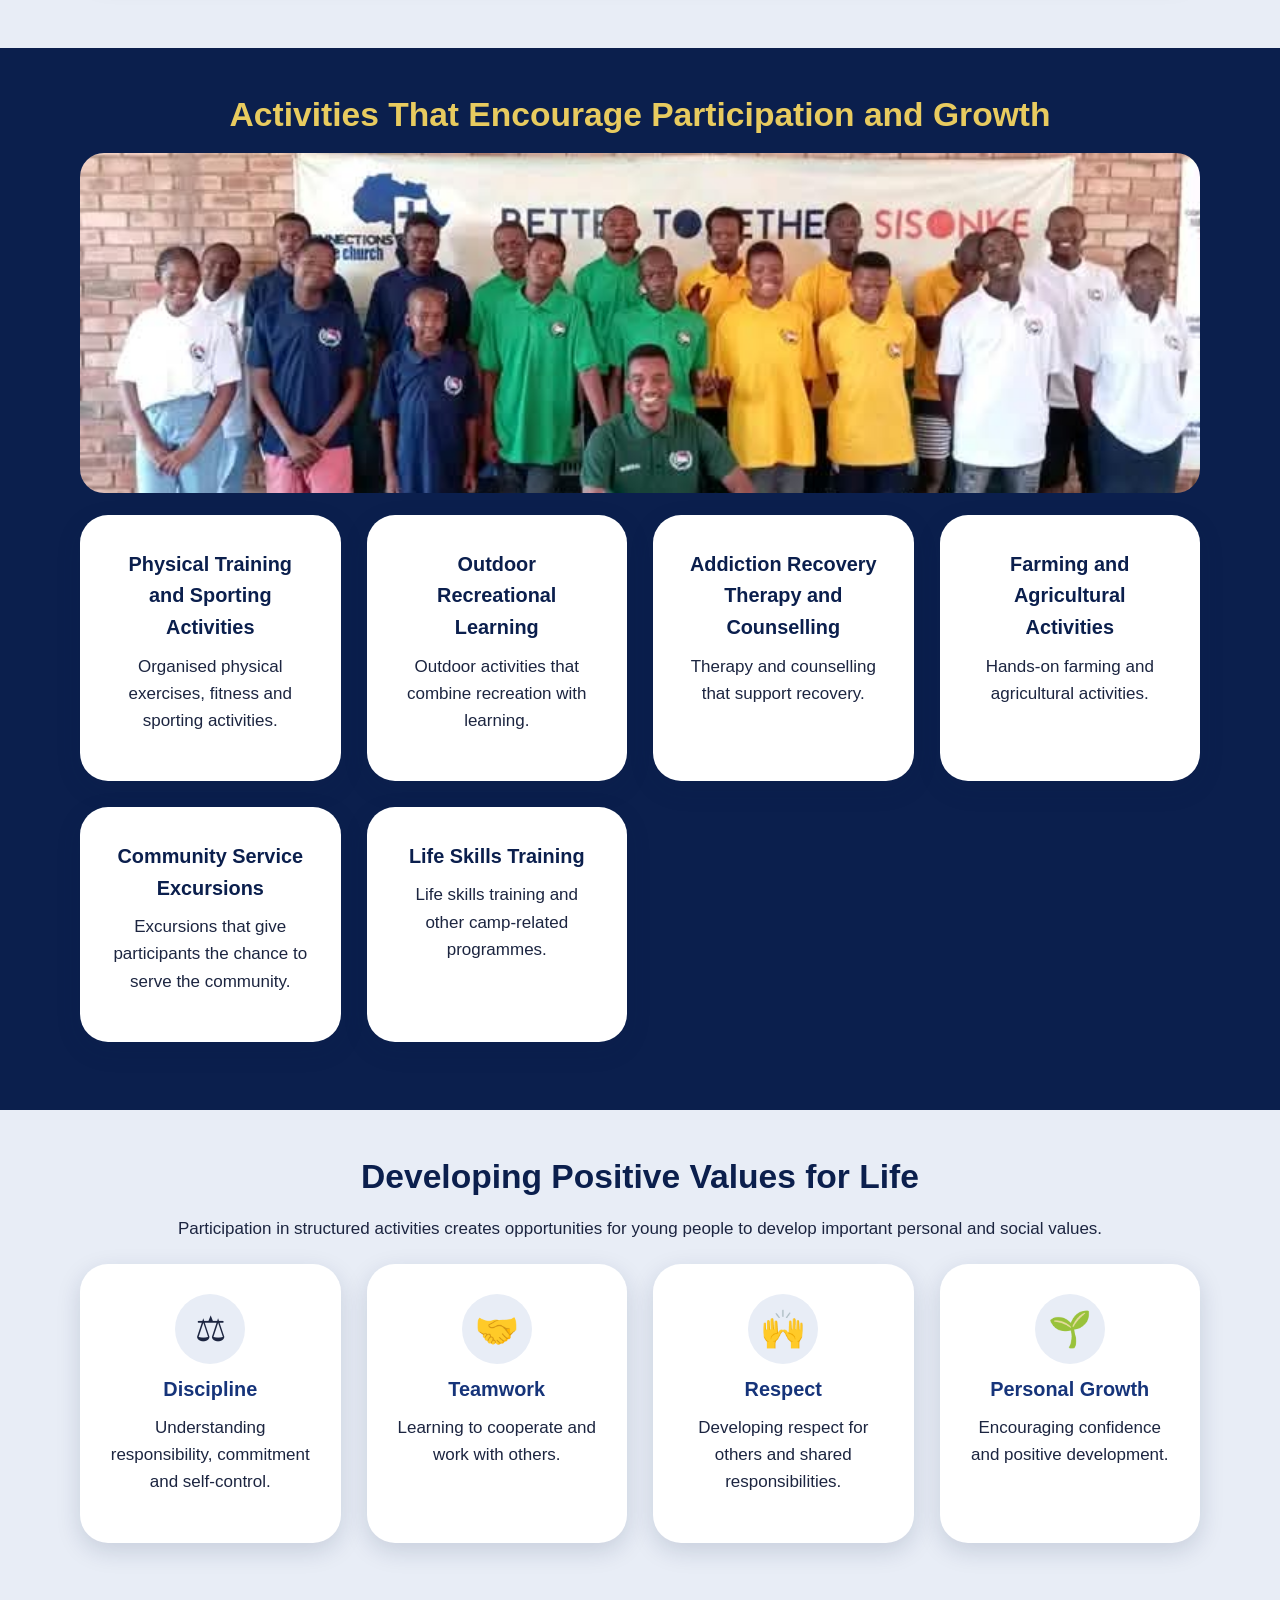
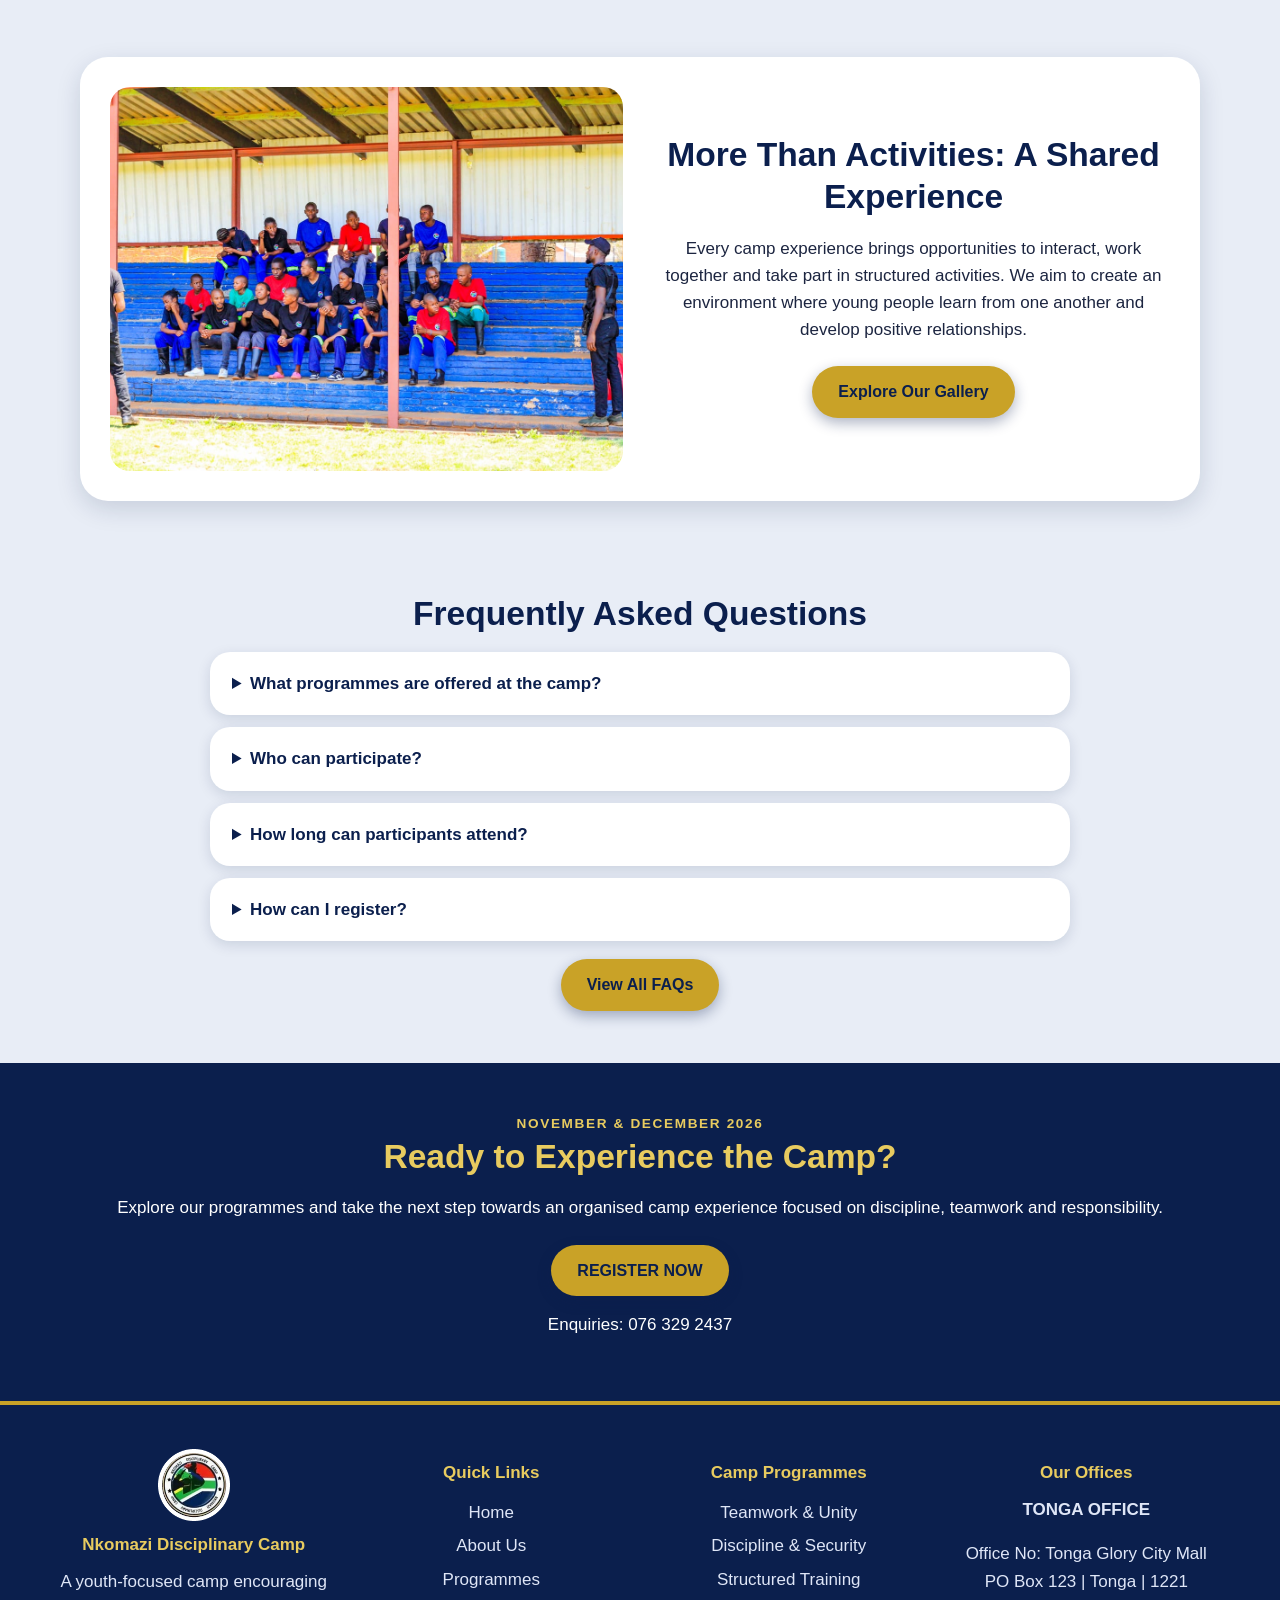
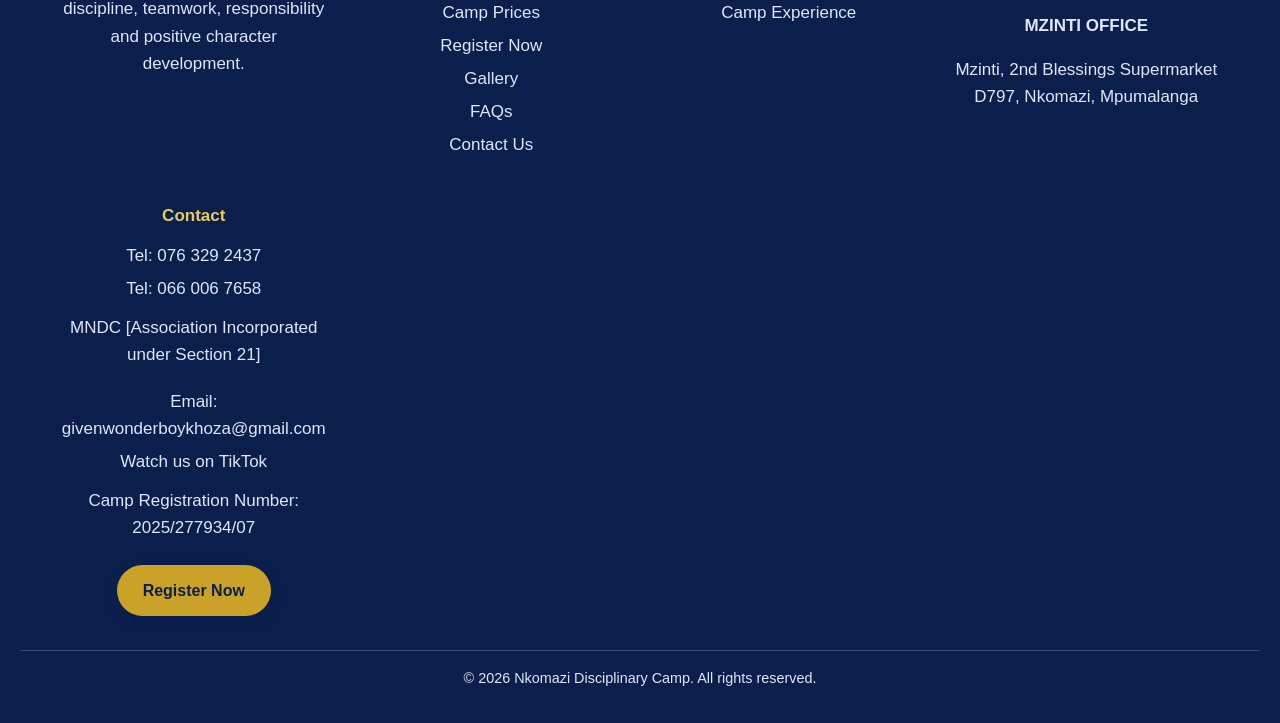
<file: programmes.html>
<!DOCTYPE html>
<html lang="en"><head><meta charset="utf-8"><meta name="viewport" content="width=device-width,initial-scale=1"><title>Programmes | Nkomazi Disciplinary Camp</title><meta name="description" content="Our programmes and activities: teamwork, discipline, structured training and outdoor camp experiences."><link rel="icon" type="image/png" href="images/logo/favicon.png"><link rel="stylesheet" href="programmes.css"></head><body>
<header><div class="bar"><a class="brand" href="index.html"><img src="images/logo/camp-logo-white.png" alt="Nkomazi Disciplinary Camp logo"><span>Nkomazi<br>Disciplinary Camp</span></a><button class="burger" aria-label="Open menu">&#9776;</button><nav><ul><li><a href="index.html">Home</a></li><li><a href="about-us.html">About Us</a></li><li><a href="programmes.html" class=on>Programmes</a></li><li><a href="prices.html">Camp Prices</a></li><li><a href="registration.html">Register Now</a></li><li><a href="gallery.html">Gallery</a></li><li><a href="faq.html">FAQs</a></li><li><a href="contact.html">Contact Us</a></li></ul></nav></div></header>
<main><section class="hero" style="background-image:linear-gradient(#0b1f4dcc,#0b1f4dcc),url(images/programmes/programmes-hero.jpg)"><div><small>WHAT WE DO</small><h1>Our Programmes &amp; Activities</h1><p>Discover our structured programmes and camp activities designed to encourage discipline, teamwork, responsibility and positive character development.</p></div></section><section class=""><div class="sec fade"><h2>Developing Discipline Through Structured Activities</h2><p>At Mpumalanga Nkomazi Disciplinary Camp we provide an organised camp experience through structured training, group participation, physical activities and outdoor experiences. Participants are encouraged to build positive habits, respect others and understand the importance of working together.</p></div></section><section class=""><div class="sec fade"><h2>Our Main Programmes</h2><div class="card split" id="teamwork"><img src="images/programmes/activity-teamwork.jpg" alt="Teamwork &amp; Unity"><div><small class="tag">Programme 01</small><h2>Teamwork &amp; Unity</h2><h3>Building Stronger Connections Through Teamwork</h3><p>Participants are encouraged to work together, support one another and understand the importance of cooperation. Through group participation and team-based activities, young people develop communication, collaboration and a sense of belonging.</p><b>Key focus areas</b><ul class="tick"><li>Teamwork and cooperation.</li><li>Unity and togetherness.</li><li>Communication and interaction.</li><li>Respect for others.</li><li>Group participation.</li></ul></div></div><div class="card split rev" id="discipline"><img src="images/programmes/activity-discipline.jpg" alt="Discipline &amp; Security"><div><small class="tag">Programme 02</small><h2>Discipline &amp; Security</h2><h3>Promoting Discipline, Safety and Responsibility</h3><p>Discipline and security are important parts of an organised camp. Participants are supervised and supported by the camp team, and are guided towards safe, responsible and respectful conduct throughout camp activities.</p><b>Key focus areas</b><ul class="tick"><li>Discipline and responsible behaviour.</li><li>Professional supervision.</li><li>Organised camp activities.</li><li>Safety awareness.</li><li>Respect for rules and instructions.</li></ul></div></div><div class="card split" id="training"><img src="images/programmes/activity-training.jpg" alt="Structured Training"><div><small class="tag">Programme 03</small><h2>Structured Training</h2><h3>Building Physical Discipline and Responsibility</h3><p>Structured training encourages participants to develop discipline, commitment and responsibility. Through organised physical activities and sessions, participants follow instructions, stay consistent and work towards shared objectives.</p><b>Key focus areas</b><ul class="tick"><li>Physical activities and participation.</li><li>Discipline and commitment.</li><li>Following instructions.</li><li>Personal responsibility.</li><li>Consistency and teamwork.</li></ul></div></div><div class="card split rev" id="camp"><img src="images/programmes/activity-camp-experience.jpg" alt="Camp Experience"><div><small class="tag">Programme 04</small><h2>Camp Experience</h2><h3>Learning, Growing and Experiencing Camp Life</h3><p>The camp experience gives young people the chance to take part in organised outdoor activities and shared group experiences, developing cooperation, confidence and positive relationships.</p><b>Key focus areas</b><ul class="tick"><li>Outdoor camp activities.</li><li>Group participation.</li><li>Community engagement.</li><li>Teamwork and unity.</li><li>Shared camp experiences.</li></ul></div></div></div></section><section class="band"><div class="sec fade"><h2>Activities That Encourage Participation and Growth</h2><img class="wide" src="images/programmes/activity-group-session.jpg" alt="Group activities"><div class="grid "><div class="card "><h3>Physical Training and Sporting Activities</h3><p>Organised physical exercises, fitness and sporting activities.</p></div><div class="card "><h3>Outdoor Recreational Learning</h3><p>Outdoor activities that combine recreation with learning.</p></div><div class="card "><h3>Addiction Recovery Therapy and Counselling</h3><p>Therapy and counselling that support recovery.</p></div><div class="card "><h3>Farming and Agricultural Activities</h3><p>Hands-on farming and agricultural activities.</p></div><div class="card "><h3>Community Service Excursions</h3><p>Excursions that give participants the chance to serve the community.</p></div><div class="card "><h3>Life Skills Training</h3><p>Life skills training and other camp-related programmes.</p></div></div></div></section><section class=""><div class="sec fade"><h2>Developing Positive Values for Life</h2><p>Participation in structured activities creates opportunities for young people to develop important personal and social values.</p><div class="grid "><div class="card"><div class="ico">&#9878;</div><h3>Discipline</h3><p>Understanding responsibility, commitment and self-control.</p></div><div class="card"><div class="ico">&#129309;</div><h3>Teamwork</h3><p>Learning to cooperate and work with others.</p></div><div class="card"><div class="ico">&#128588;</div><h3>Respect</h3><p>Developing respect for others and shared responsibilities.</p></div><div class="card"><div class="ico">&#127793;</div><h3>Personal Growth</h3><p>Encouraging confidence and positive development.</p></div></div></div></section><section class=""><div class="sec fade"><div class="card split"><img src="images/programmes/activity-outdoor.jpg" alt="More Than Activities: A Shared Experience"><div><h2>More Than Activities: A Shared Experience</h2><p>Every camp experience brings opportunities to interact, work together and take part in structured activities. We aim to create an environment where young people learn from one another and develop positive relationships.</p><a class="btn gold" href="gallery.html">Explore Our Gallery</a></div></div></div></section><section class=""><div class="sec fade"><h2>Frequently Asked Questions</h2><details><summary>What programmes are offered at the camp?</summary><p>The camp highlights teamwork and unity, discipline and security, structured training and outdoor camp experiences.</p></details><details><summary>Who can participate?</summary><p>Age requirements and eligibility criteria will be confirmed by the organisers.</p></details><details><summary>How long can participants attend?</summary><p>The advertised packages range from one week to three months. Availability and camp dates must be confirmed.</p></details><details><summary>How can I register?</summary><p>Contact the camp on 076 329 2437 or use the online registration page.</p></details><a class="btn gold" href="faq.html">View All FAQs</a></div></section><section class="band cta"><div class="sec fade"><small class="tag">NOVEMBER &amp; DECEMBER 2026</small><h2>Ready to Experience the Camp?</h2><p>Explore our programmes and take the next step towards an organised camp experience focused on discipline, teamwork and responsibility.</p><a class="btn gold" href="registration.html">REGISTER NOW</a><p>Enquiries: 076 329 2437</p></div></section></main>
<footer><div class="fgrid"><div><img src="images/logo/camp-logo-white.png" width="72" alt="Nkomazi Disciplinary Camp logo"><h4>Nkomazi Disciplinary Camp</h4><p>A youth-focused camp encouraging discipline, teamwork, responsibility and positive character development.</p></div><div><h4>Quick Links</h4><a href="index.html">Home</a><a href="about-us.html">About Us</a><a href="programmes.html">Programmes</a><a href="prices.html">Camp Prices</a><a href="registration.html">Register Now</a><a href="gallery.html">Gallery</a><a href="faq.html">FAQs</a><a href="contact.html">Contact Us</a></div><div><h4>Camp Programmes</h4><a href="programmes.html#teamwork">Teamwork &amp; Unity</a><a href="programmes.html#discipline">Discipline &amp; Security</a><a href="programmes.html#training">Structured Training</a><a href="programmes.html#camp">Camp Experience</a></div><div><h4>Our Offices</h4><p><b>TONGA OFFICE</b></p><p>Office No: Tonga Glory City Mall<br>PO Box 123 | Tonga | 1221</p><p><b>MZINTI OFFICE</b></p><p>Mzinti, 2nd Blessings Supermarket<br>D797, Nkomazi, Mpumalanga</p></div><div><h4>Contact</h4><a href="tel:0763292437">Tel: 076 329 2437</a><a href="tel:0660067658">Tel: 066 006 7658</a><p>MNDC [Association Incorporated under Section 21]</p><a href="mailto:givenwonderboykhoza@gmail.com">Email: givenwonderboykhoza@gmail.com</a><a href="https://vm.tiktok.com/ZS9fKGFkAwLgQ-C6MWi/" target="_blank" rel="noopener">Watch us on TikTok</a><p>Camp Registration Number: 2025/277934/07</p><a class="btn gold" href="registration.html">Register Now</a></div></div><p class="copy">&copy; 2026 Nkomazi Disciplinary Camp. All rights reserved.</p></footer>
<a class="chat" href="https://wa.me/27763292437" target="_blank" rel="noopener" aria-label="Chat with us on WhatsApp">&#128172;</a>
<script src="programmes.js"></script></body></html>
</file>
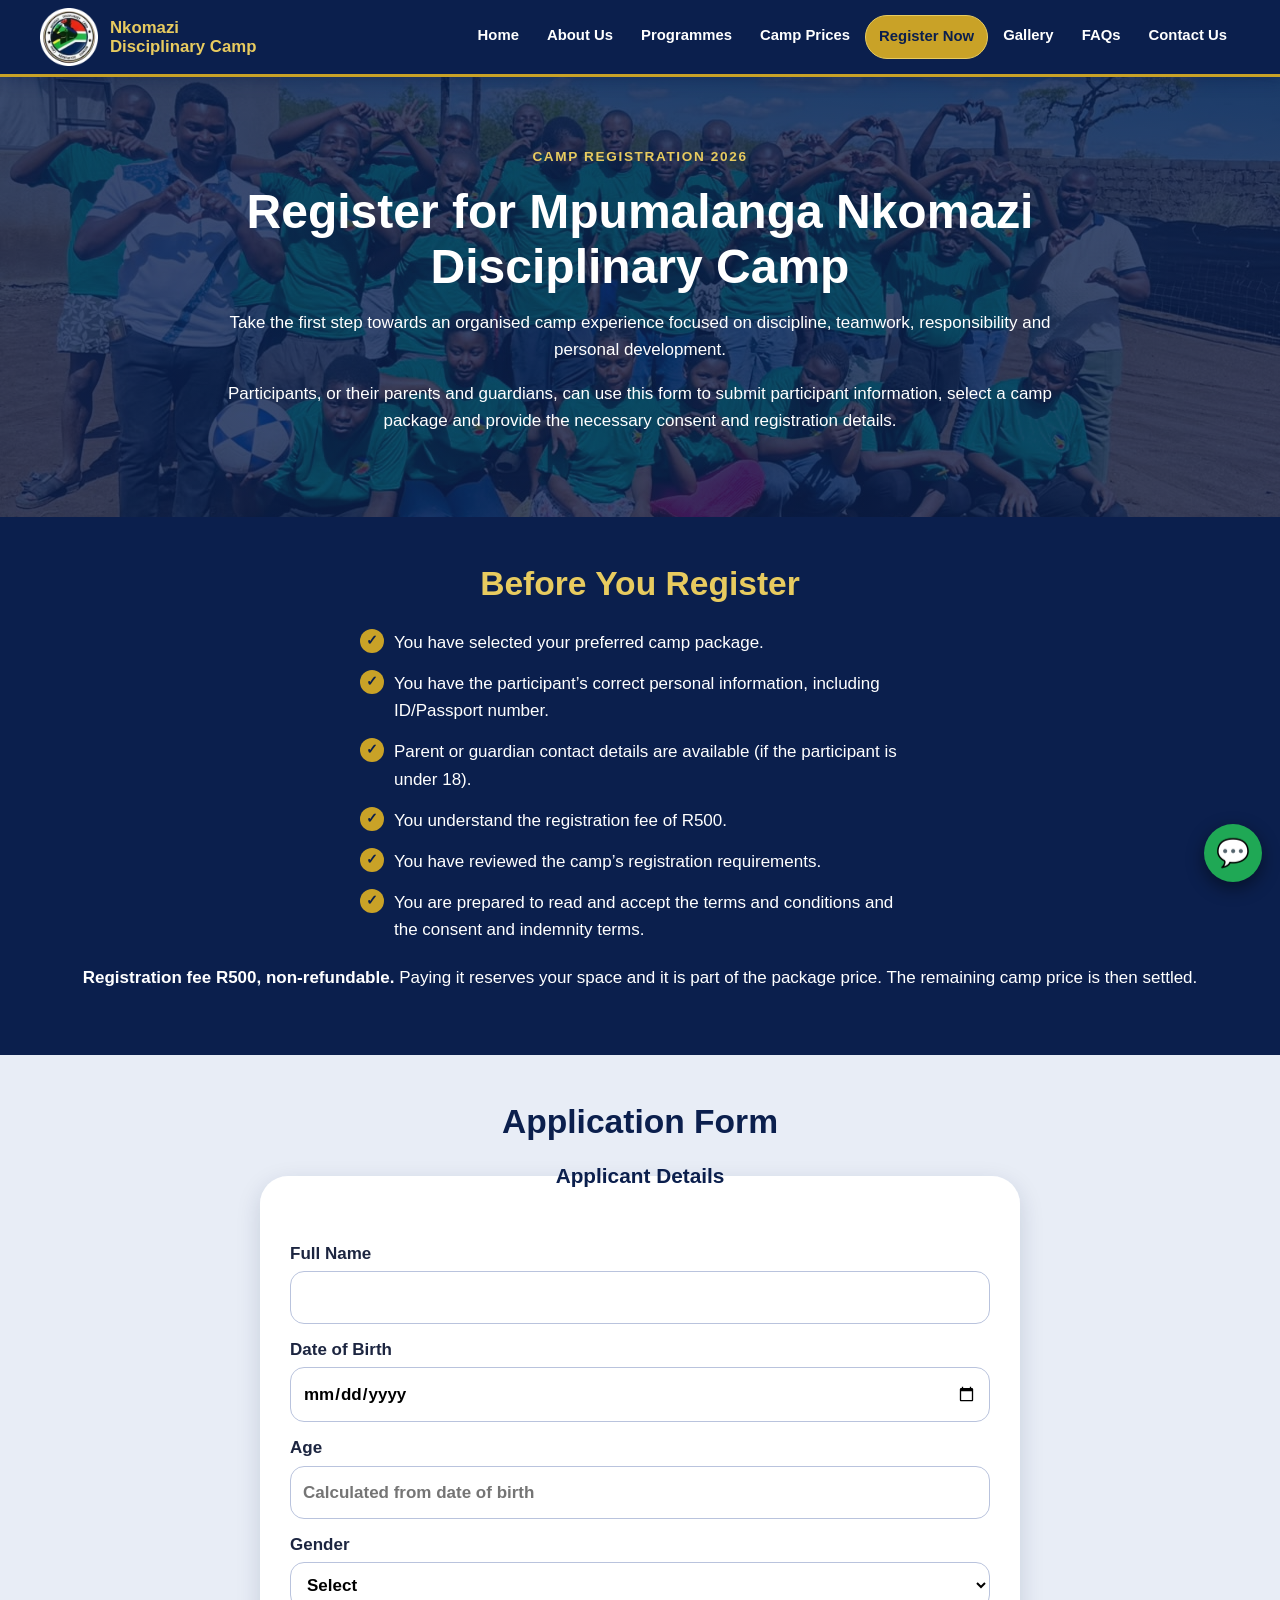
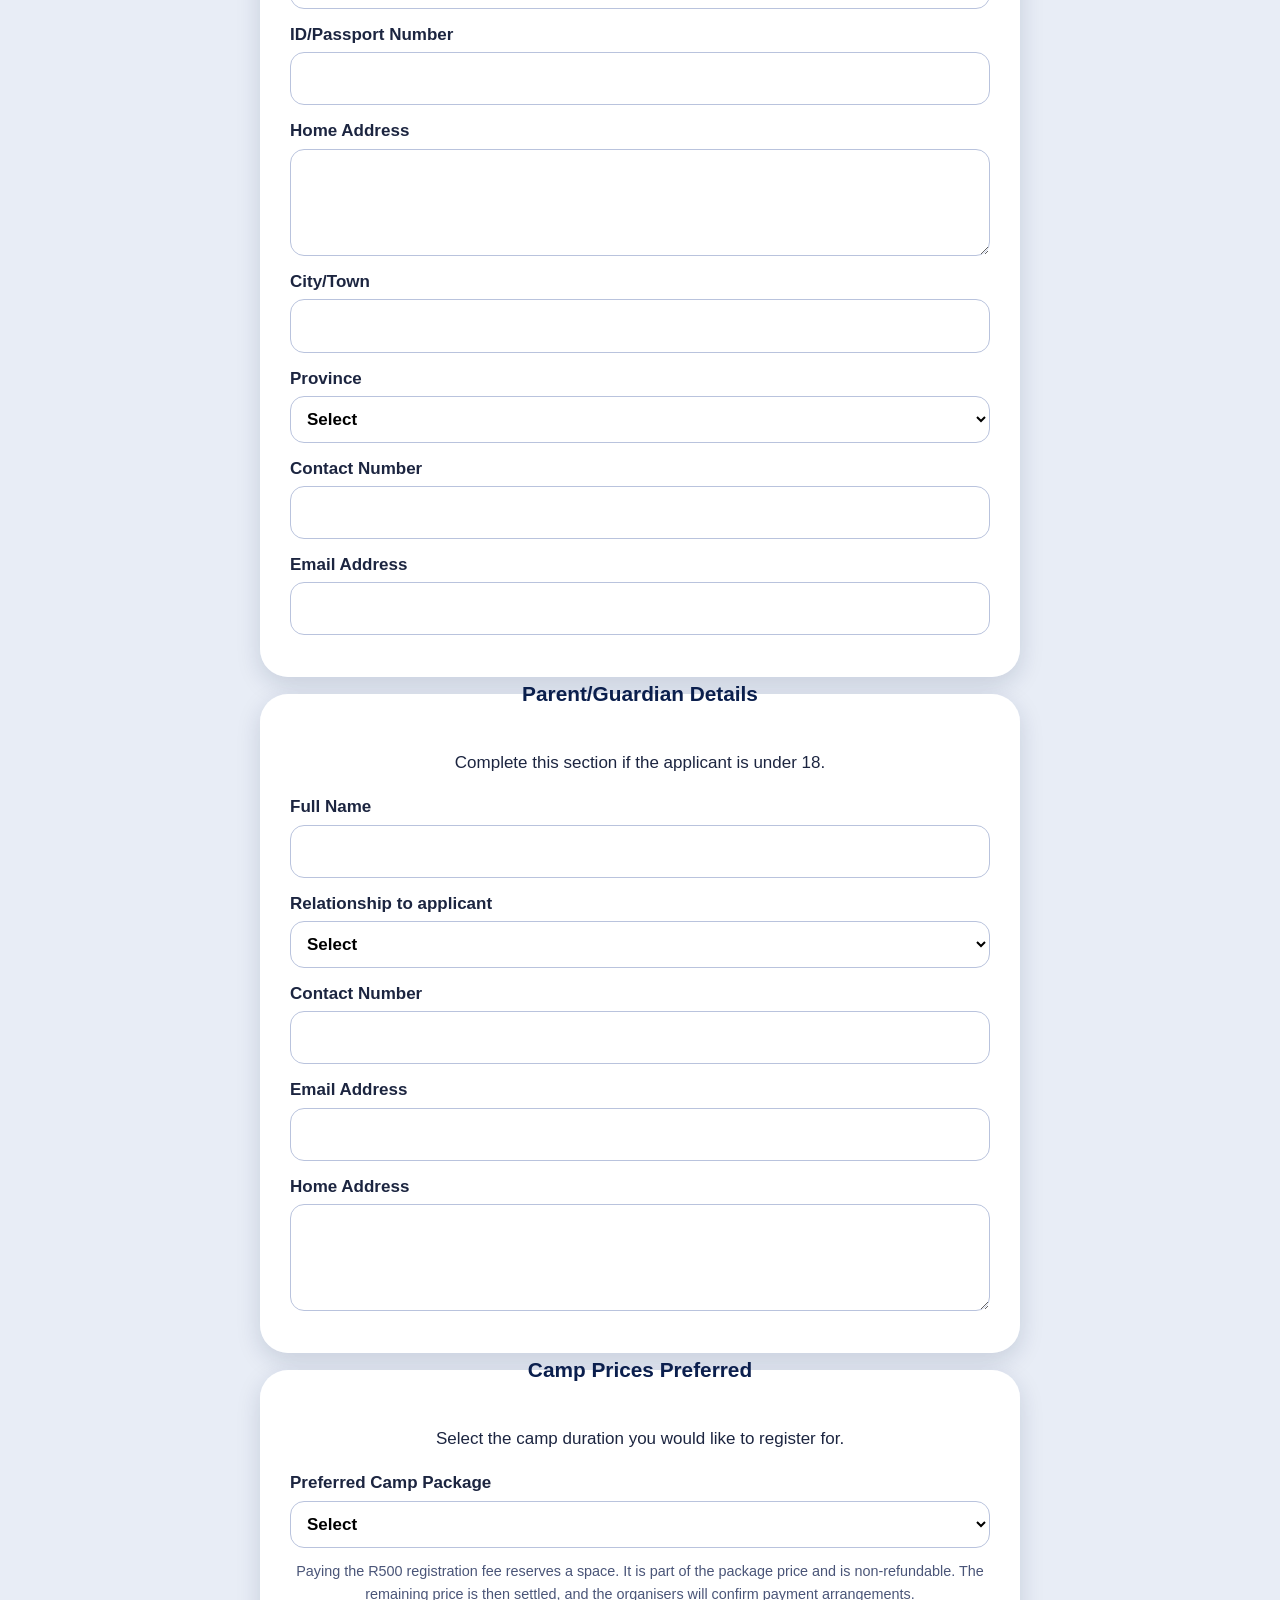
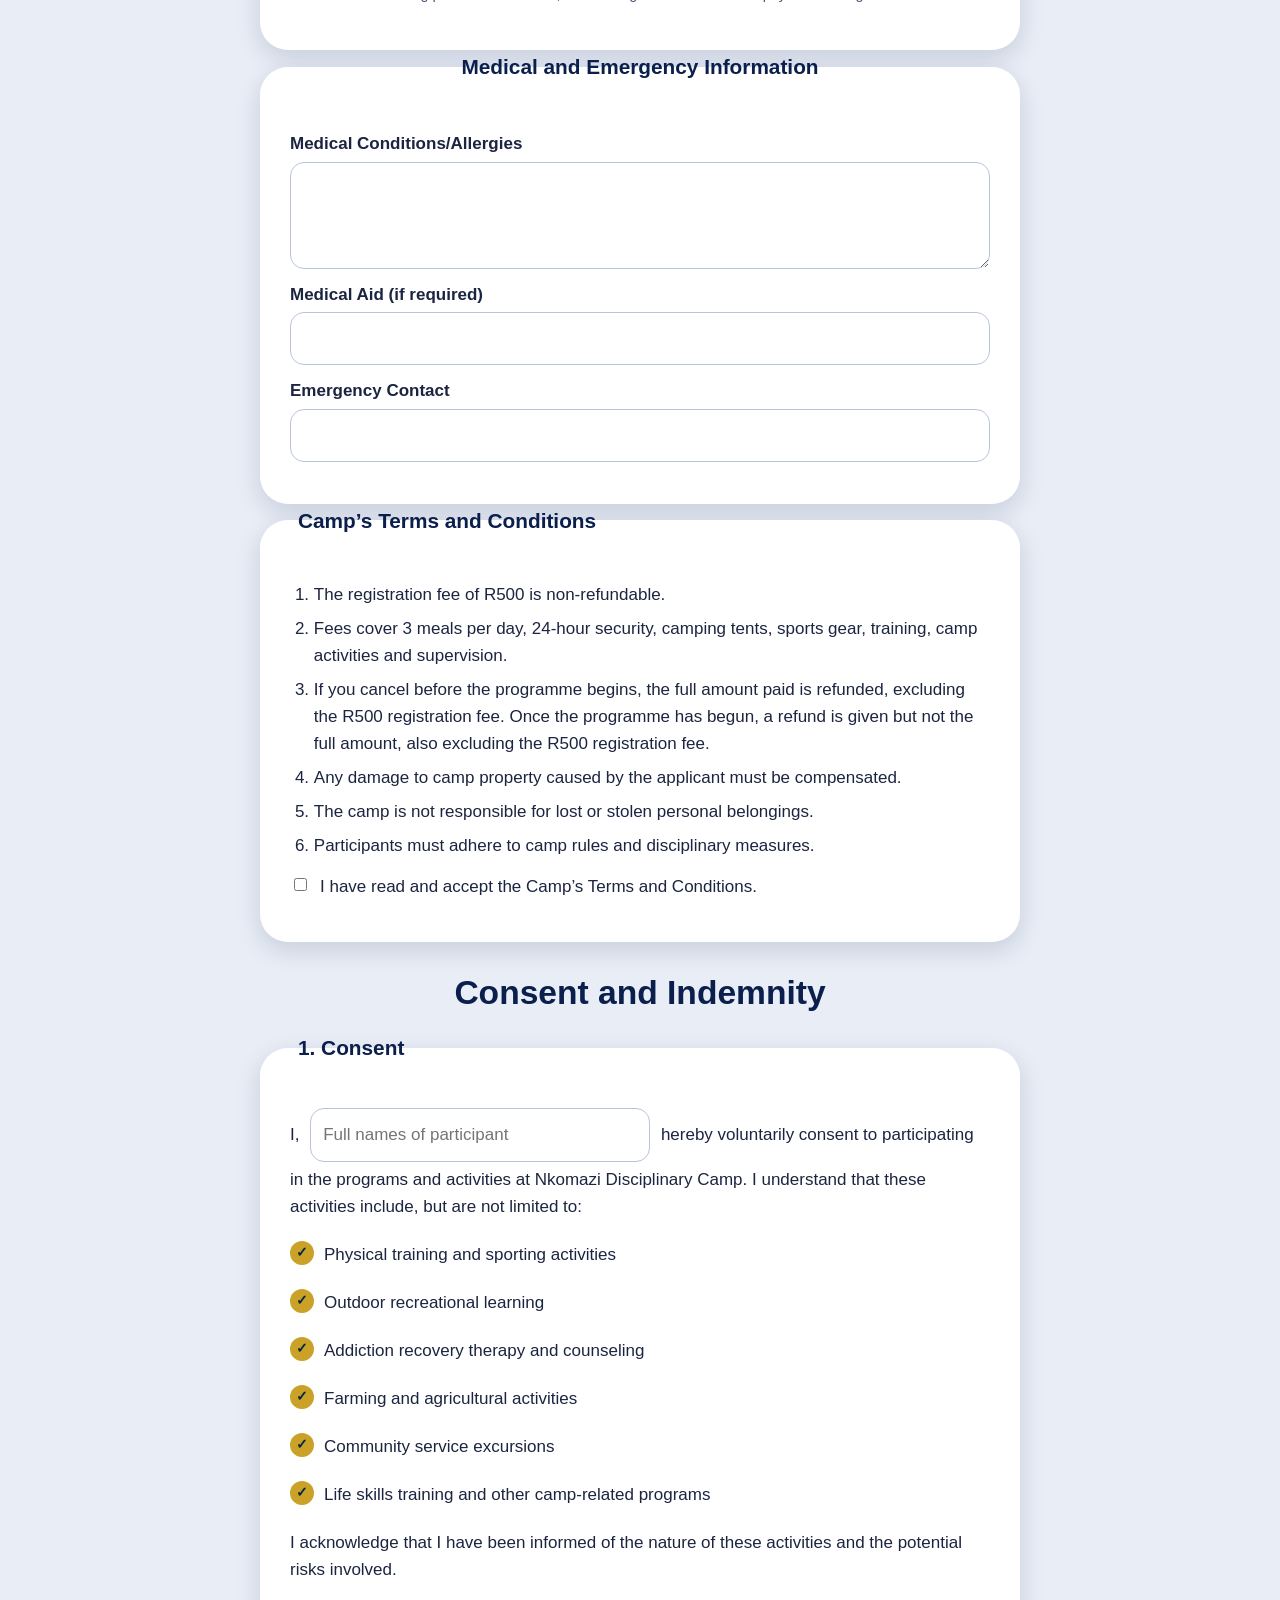
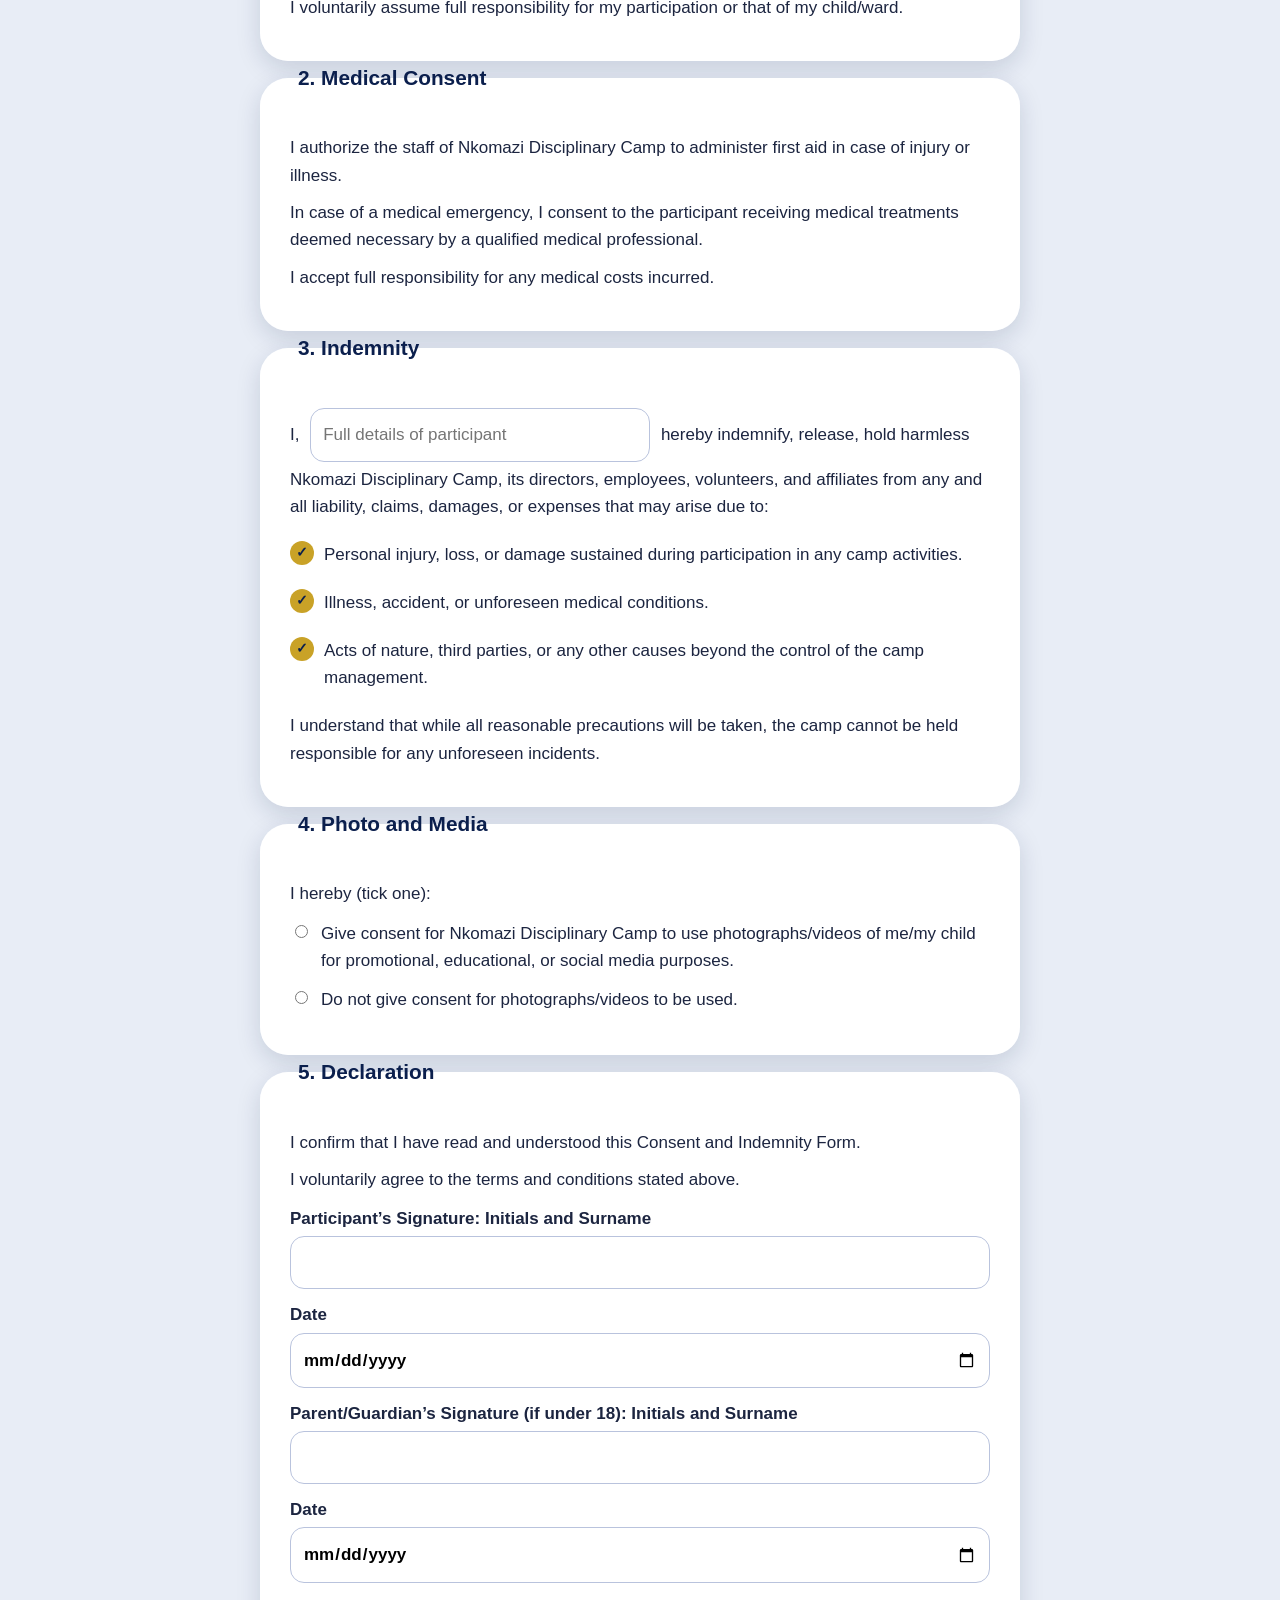
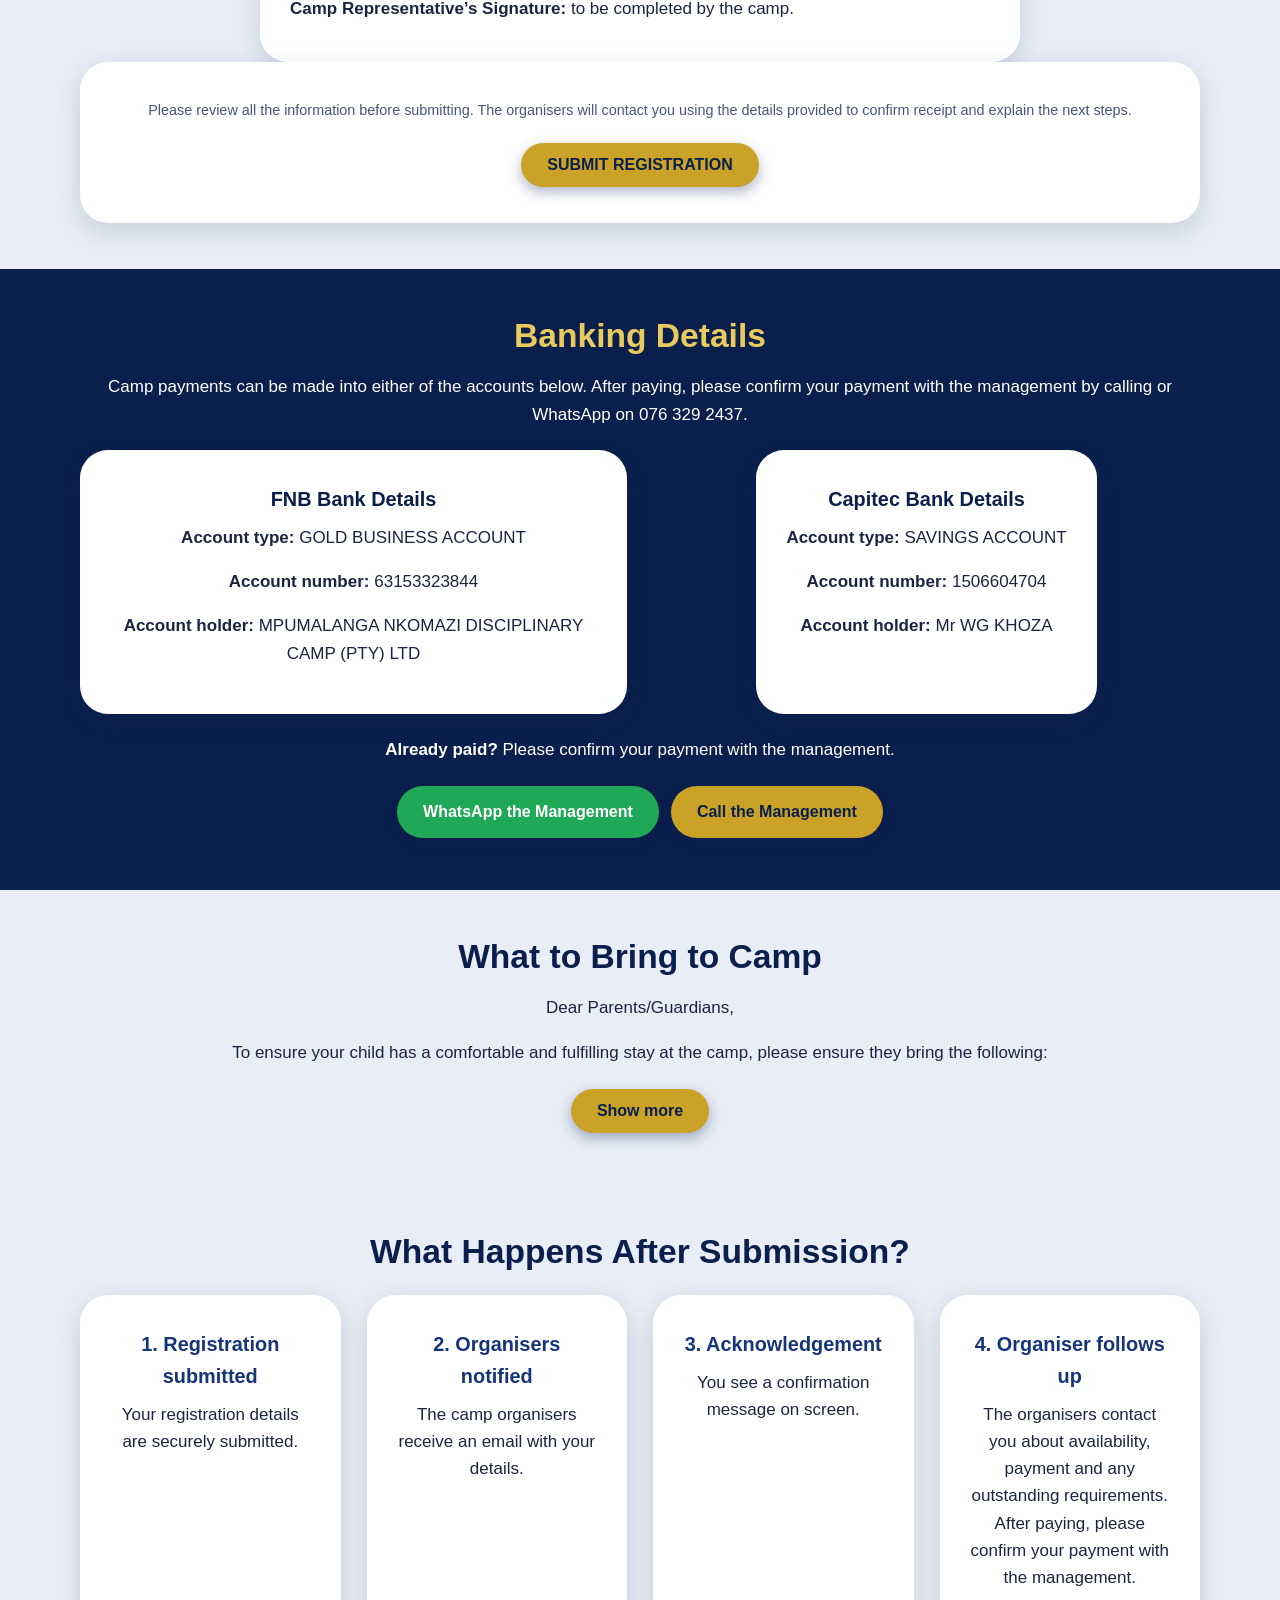
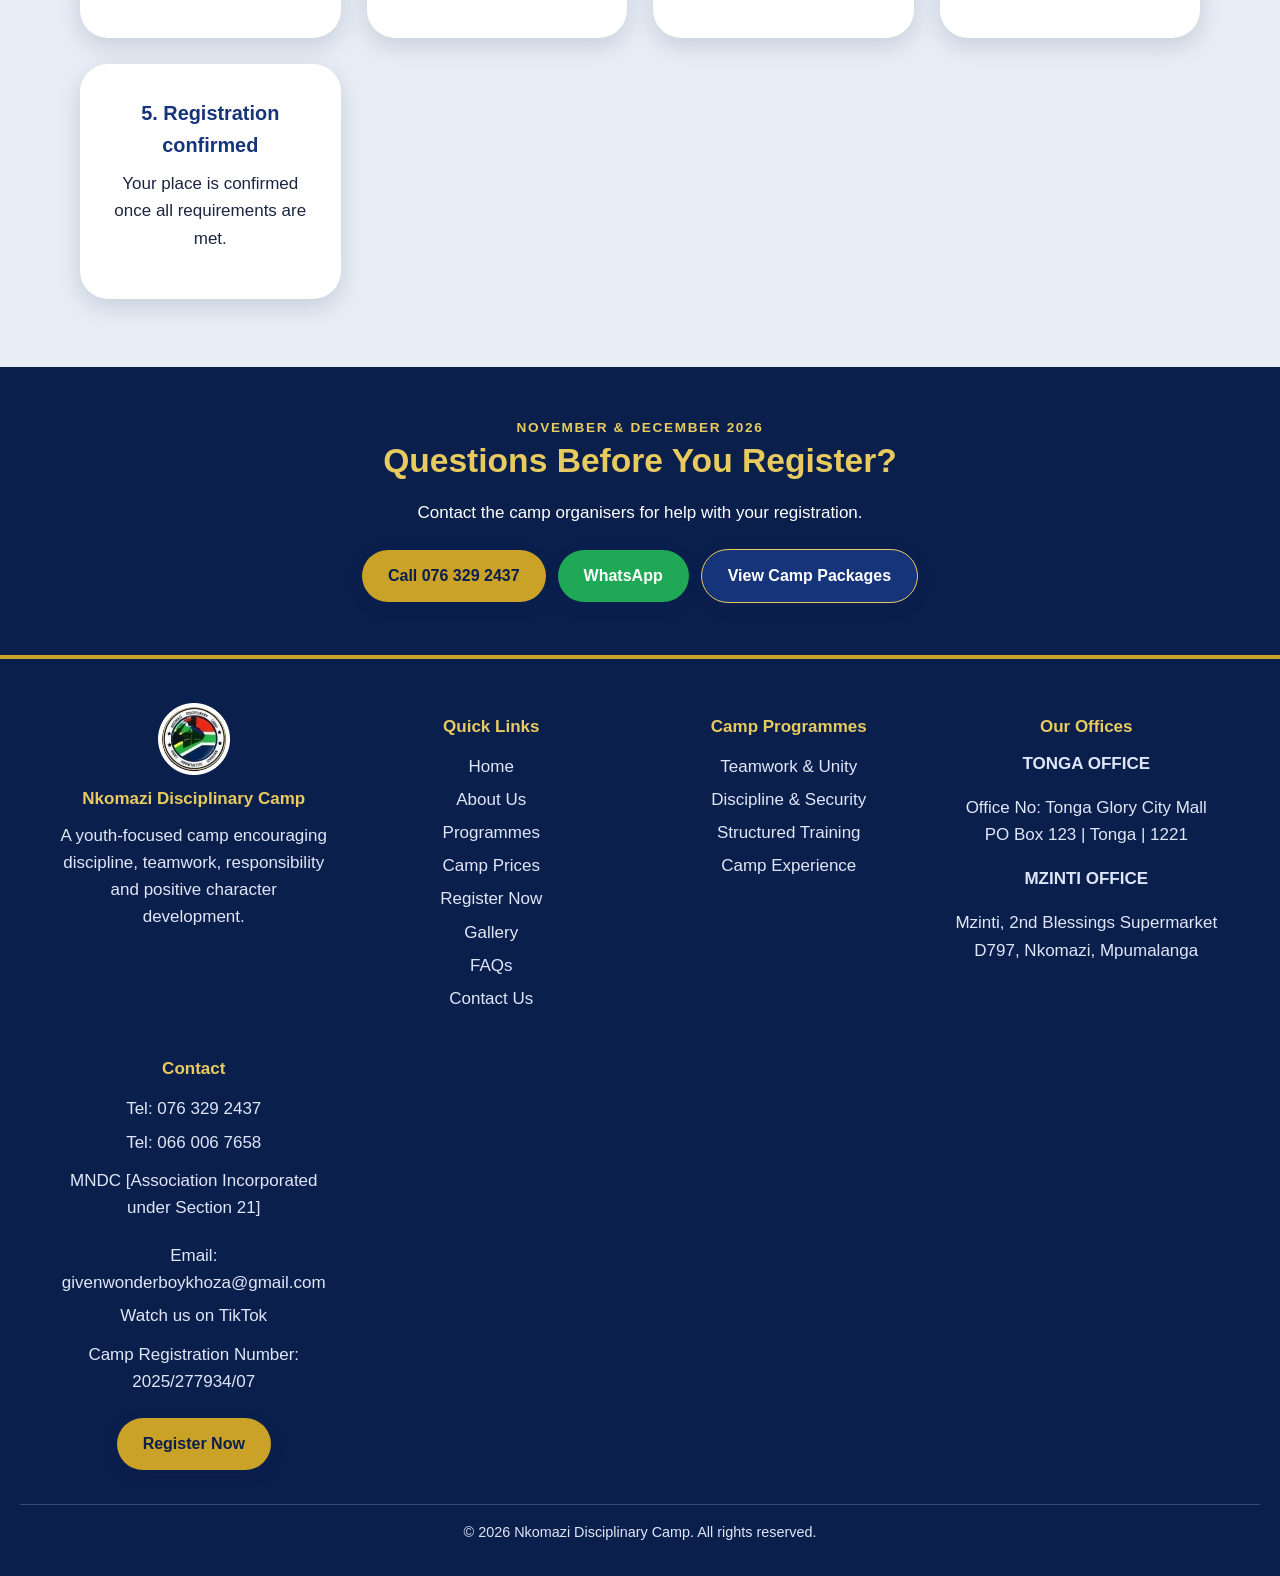
<file: registration.html>
<!DOCTYPE html>
<html lang="en"><head><meta charset="utf-8"><meta name="viewport" content="width=device-width,initial-scale=1"><title>Register Now | Nkomazi Disciplinary Camp</title><meta name="description" content="Register online for the Mpumalanga Nkomazi Disciplinary Camp 2026."><link rel="icon" type="image/png" href="images/logo/favicon.png"><link rel="stylesheet" href="registration.css"></head><body>
<header><div class="bar"><a class="brand" href="index.html"><img src="images/logo/camp-logo-white.png" alt="Nkomazi Disciplinary Camp logo"><span>Nkomazi<br>Disciplinary Camp</span></a><button class="burger" aria-label="Open menu">&#9776;</button><nav><ul><li><a href="index.html">Home</a></li><li><a href="about-us.html">About Us</a></li><li><a href="programmes.html">Programmes</a></li><li><a href="prices.html">Camp Prices</a></li><li><a href="registration.html" class=on>Register Now</a></li><li><a href="gallery.html">Gallery</a></li><li><a href="faq.html">FAQs</a></li><li><a href="contact.html">Contact Us</a></li></ul></nav></div></header>
<main><section class="hero" style="background-image:linear-gradient(#0b1f4dcc,#0b1f4dcc),url(images/registration/registration-hero.jpg)"><div><small>CAMP REGISTRATION 2026</small><h1>Register for Mpumalanga Nkomazi Disciplinary Camp</h1><p>Take the first step towards an organised camp experience focused on discipline, teamwork, responsibility and personal development.</p><p>Participants, or their parents and guardians, can use this form to submit participant information, select a camp package and provide the necessary consent and registration details.</p></div></section><section class="band"><div class="sec fade"><h2>Before You Register</h2><ul class="tick"><li>You have selected your preferred camp package.</li><li>You have the participant’s correct personal information, including ID/Passport number.</li><li>Parent or guardian contact details are available (if the participant is under 18).</li><li>You understand the registration fee of R500.</li><li>You have reviewed the camp’s registration requirements.</li><li>You are prepared to read and accept the terms and conditions and the consent and indemnity terms.</li></ul><p><b>Registration fee R500, non-refundable.</b> Paying it reserves your space and it is part of the package price. The remaining camp price is then settled.</p></div></section><section class=""><div class="sec fade"><h2>Application Form</h2><div id="formwrap"><form name="registration" method="POST" data-netlify="true" netlify-honeypot="bot-field" id="rf"><input type="hidden" name="form-name" value="registration"><p class="hid"><label>Leave this empty <input name="bot-field"></label></p><fieldset class="card"><legend>Applicant Details</legend><p></p><label>Full Name<input type="text" name="p_name" required></label><label>Date of Birth<input type="date" name="p_dob" required></label><label>Age<input type="number" name="p_age" readonly placeholder="Calculated from date of birth"></label><label>Gender<select name="p_gender" required><option value="">Select</option><option>Male</option><option>Female</option><option>Other</option></select></label><label>ID/Passport Number<input type="text" name="p_id" required></label><label>Home Address<textarea name="p_address" rows="3" required></textarea></label><label>City/Town<input type="text" name="p_city" required></label><label>Province<select name="p_province" required><option value="">Select</option><option>Eastern Cape</option><option>Free State</option><option>Gauteng</option><option>KwaZulu-Natal</option><option>Limpopo</option><option>Mpumalanga</option><option>Northern Cape</option><option>North West</option><option>Western Cape</option><option>Outside South Africa</option></select></label><label>Contact Number<input type="tel" name="phone" required></label><label>Email Address<input type="email" name="p_email" required></label></fieldset><fieldset class="card"><legend>Parent/Guardian Details</legend><p>Complete this section if the applicant is under 18.</p><label>Full Name<input type="text" name="g_name"></label><label>Relationship to applicant<select name="g_rel"><option value="">Select</option><option>Parent</option><option>Guardian</option><option>Other</option></select></label><label>Contact Number<input type="tel" name="g_phone"></label><label>Email Address<input type="email" name="g_email"></label><label>Home Address<textarea name="g_address" rows="3"></textarea></label></fieldset><fieldset class="card"><legend>Camp Prices Preferred</legend><p>Select the camp duration you would like to register for.</p><label>Preferred Camp Package<select name="package" required><option value="">Select</option><option>1 Week - R1,500</option><option>2 Weeks - R2,500</option><option>3 Weeks - R3,500</option><option>1 Month - R5,000</option><option>2 Months - R10,000</option><option>3 Months - R20,000</option></select></label><p class="note">Paying the R500 registration fee reserves a space. It is part of the package price and is non-refundable. The remaining price is then settled, and the organisers will confirm payment arrangements.</p></fieldset><fieldset class="card"><legend>Medical and Emergency Information</legend><p></p><label>Medical Conditions/Allergies<textarea name="medical" rows="3"></textarea></label><label>Medical Aid (if required)<input type="text" name="medical_aid"></label><label>Emergency Contact<input type="text" name="emergency" required></label></fieldset><fieldset class="card legal"><legend>Camp’s Terms and Conditions</legend><ol class="tc"><li>The registration fee of R500 is non-refundable.</li><li>Fees cover 3 meals per day, 24-hour security, camping tents, sports gear, training, camp activities and supervision.</li><li>If you cancel before the programme begins, the full amount paid is refunded, excluding the R500 registration fee. Once the programme has begun, a refund is given but not the full amount, also excluding the R500 registration fee.</li><li>Any damage to camp property caused by the applicant must be compensated.</li><li>The camp is not responsible for lost or stolen personal belongings.</li><li>Participants must adhere to camp rules and disciplinary measures.</li></ol><label class="chk"><input type="checkbox" name="accept_terms" required> I have read and accept the Camp’s Terms and Conditions.</label></fieldset><h2 class="sub">Consent and Indemnity</h2><fieldset class="card legal"><legend>1. Consent</legend><p>I, <input class="inl" name="consent_name" placeholder="Full names of participant" required> hereby voluntarily consent to participating in the programs and activities at Nkomazi Disciplinary Camp. I understand that these activities include, but are not limited to:</p><ul class="tick"><li>Physical training and sporting activities</li><li>Outdoor recreational learning</li><li>Addiction recovery therapy and counseling</li><li>Farming and agricultural activities</li><li>Community service excursions</li><li>Life skills training and other camp-related programs</li></ul><p>I acknowledge that I have been informed of the nature of these activities and the potential risks involved.</p><p>I voluntarily assume full responsibility for my participation or that of my child/ward.</p></fieldset><fieldset class="card legal"><legend>2. Medical Consent</legend><p>I authorize the staff of Nkomazi Disciplinary Camp to administer first aid in case of injury or illness.</p><p>In case of a medical emergency, I consent to the participant receiving medical treatments deemed necessary by a qualified medical professional.</p><p>I accept full responsibility for any medical costs incurred.</p></fieldset><fieldset class="card legal"><legend>3. Indemnity</legend><p>I, <input class="inl" name="indemnity_name" placeholder="Full details of participant" required> hereby indemnify, release, hold harmless Nkomazi Disciplinary Camp, its directors, employees, volunteers, and affiliates from any and all liability, claims, damages, or expenses that may arise due to:</p><ul class="tick"><li>Personal injury, loss, or damage sustained during participation in any camp activities.</li><li>Illness, accident, or unforeseen medical conditions.</li><li>Acts of nature, third parties, or any other causes beyond the control of the camp management.</li></ul><p>I understand that while all reasonable precautions will be taken, the camp cannot be held responsible for any unforeseen incidents.</p></fieldset><fieldset class="card legal"><legend>4. Photo and Media</legend><p>I hereby (tick one):</p><label class="chk"><input type="radio" name="photo" value="Consent given" required> Give consent for Nkomazi Disciplinary Camp to use photographs/videos of me/my child for promotional, educational, or social media purposes.</label><label class="chk"><input type="radio" name="photo" value="Consent not given" required> Do not give consent for photographs/videos to be used.</label></fieldset><fieldset class="card legal"><legend>5. Declaration</legend><p>I confirm that I have read and understood this Consent and Indemnity Form.</p><p>I voluntarily agree to the terms and conditions stated above.</p><label>Participant’s Signature: Initials and Surname<input type="text" name="sig_participant" required></label><label>Date<input type="date" name="sig_participant_date" required></label><label>Parent/Guardian’s Signature (if under 18): Initials and Surname<input type="text" name="sig_guardian"></label><label>Date<input type="date" name="sig_guardian_date"></label><p><b>Camp Representative’s Signature:</b> to be completed by the camp.</p></fieldset><div class="card"><p class="note">Please review all the information before submitting. The organisers will contact you using the details provided to confirm receipt and explain the next steps.</p><button class="btn gold" type="submit">SUBMIT REGISTRATION</button></div></form></div><div id="ok" class="card hid"><h2>Registration Submitted!</h2><p>Thank you for registering with Mpumalanga Nkomazi Disciplinary Camp. Your registration information has been received. Our organisers will contact you regarding the next steps and payment arrangements.</p><p><b>Submission received, awaiting confirmation.</b> Submitting the form does not secure a place in the camp.</p><p>Need assistance? <a class="lnk" href="tel:0763292437">076 329 2437</a></p></div></div></section><section class="band"><div class="sec fade"><h2>Banking Details</h2><p>Camp payments can be made into either of the accounts below. After paying, please confirm your payment with the management by calling or WhatsApp on 076 329 2437.</p><div class="grid "><div class="card"><h3>FNB Bank Details</h3><p><b>Account type:</b> GOLD BUSINESS ACCOUNT</p><p><b>Account number:</b> 63153323844</p><p><b>Account holder:</b> MPUMALANGA NKOMAZI DISCIPLINARY CAMP (PTY) LTD</p></div><div class="card"><h3>Capitec Bank Details</h3><p><b>Account type:</b> SAVINGS ACCOUNT</p><p><b>Account number:</b> 1506604704</p><p><b>Account holder:</b> Mr WG KHOZA</p></div></div><p><b>Already paid?</b> Please confirm your payment with the management.</p><a class="btn wa" href="https://wa.me/27763292437" target="_blank" rel="noopener">WhatsApp the Management</a><a class="btn gold" href="tel:0763292437">Call the Management</a></div></section><section class=""><div class="sec fade"><h2>What to Bring to Camp</h2><p>Dear Parents/Guardians,</p><p>To ensure your child has a comfortable and fulfilling stay at the camp, please ensure they bring the following:</p><button class="btn gold" data-more="pack">Show more</button><div id="pack" class="hid"><div class="grid "><div class="card"><h3>Clothing</h3><p>(Not expensive clothes)</p><ul class="tick "><li>T-shirts and long-sleeve shirts (sufficient for the duration of their stay)</li><li>Shorts and trousers/jeans</li><li>Underwear and socks (enough for daily changes)</li><li>Pyjamas/sleepwear</li><li>Warm jacket or sweater</li><li>Comfortable walking shoes or sneakers</li><li>Sandals or flip-flops</li><li>Hat or cap (for sun protection)</li><li>Raincoat or poncho</li><li>Disciplinary camp T-shirt R200 (Compulsory)</li></ul></div><div class="card"><h3>Toiletries</h3><ul class="tick "><li>Toothbrush and toothpaste</li><li>Soap and washing powder</li><li>Toilet paper</li><li>Comb or hairbrush</li><li>Towel (bath and face towel)</li><li>Round/oval bathtub basin</li></ul></div><div class="card"><h3>Bedding</h3><ul class="tick "><li>Sponge and blanket</li><li>Pillow with pillowcase</li></ul></div><div class="card"><h3>Personal Items</h3><ul class="tick "><li>Bible (mandatory)</li><li>Notebook and pens/pencils</li><li>Reusable water bottle</li><li>Torch/flashlight with spare batteries</li><li>Personal medication (if applicable, with instructions)</li></ul></div><div class="card"><h3>Recreational and Outdoor Items</h3><ul class="tick "><li>Sportswear for physical activities</li><li>Conti suit/worksuit/overalls (khovas)</li><li>Gumboots</li><li>Small backpack for day activities</li></ul></div><div class="card"><h3>Prohibited Items</h3><ul class="tick nope"><li>Electric devices (e.g., gaming consoles, tablets, cellphones or laptops)</li><li>Expensive jewellery or valuables</li><li>Sharp objects or weapons of any kind</li><li>Non-prescription drugs or alcohol</li></ul></div></div><p><b>Note:</b> The camp will provide camping tents and meals. Please ensure all personal belongings are clearly labelled with your child’s name.</p><p>If you have any questions, feel free to contact us at <a class="lnk" href="tel:0763292437">076 329 2437</a>.</p><p>Kind regards,<br>Nkomazi Disciplinary Camp Management.</p></div></div></section><section class=""><div class="sec fade"><h2>What Happens After Submission?</h2><div class="grid "><div class="card "><h3>1. Registration submitted</h3><p>Your registration details are securely submitted.</p></div><div class="card "><h3>2. Organisers notified</h3><p>The camp organisers receive an email with your details.</p></div><div class="card "><h3>3. Acknowledgement</h3><p>You see a confirmation message on screen.</p></div><div class="card "><h3>4. Organiser follows up</h3><p>The organisers contact you about availability, payment and any outstanding requirements. After paying, please confirm your payment with the management.</p></div><div class="card "><h3>5. Registration confirmed</h3><p>Your place is confirmed once all requirements are met.</p></div></div></div></section><section class="band cta"><div class="sec fade"><small class="tag">NOVEMBER &amp; DECEMBER 2026</small><h2>Questions Before You Register?</h2><p>Contact the camp organisers for help with your registration.</p><a class="btn gold" href="tel:0763292437">Call 076 329 2437</a><a class="btn wa" href="https://wa.me/27763292437" target="_blank" rel="noopener">WhatsApp</a><a class="btn navy" href="prices.html">View Camp Packages</a></div></section></main>
<footer><div class="fgrid"><div><img src="images/logo/camp-logo-white.png" width="72" alt="Nkomazi Disciplinary Camp logo"><h4>Nkomazi Disciplinary Camp</h4><p>A youth-focused camp encouraging discipline, teamwork, responsibility and positive character development.</p></div><div><h4>Quick Links</h4><a href="index.html">Home</a><a href="about-us.html">About Us</a><a href="programmes.html">Programmes</a><a href="prices.html">Camp Prices</a><a href="registration.html">Register Now</a><a href="gallery.html">Gallery</a><a href="faq.html">FAQs</a><a href="contact.html">Contact Us</a></div><div><h4>Camp Programmes</h4><a href="programmes.html#teamwork">Teamwork &amp; Unity</a><a href="programmes.html#discipline">Discipline &amp; Security</a><a href="programmes.html#training">Structured Training</a><a href="programmes.html#camp">Camp Experience</a></div><div><h4>Our Offices</h4><p><b>TONGA OFFICE</b></p><p>Office No: Tonga Glory City Mall<br>PO Box 123 | Tonga | 1221</p><p><b>MZINTI OFFICE</b></p><p>Mzinti, 2nd Blessings Supermarket<br>D797, Nkomazi, Mpumalanga</p></div><div><h4>Contact</h4><a href="tel:0763292437">Tel: 076 329 2437</a><a href="tel:0660067658">Tel: 066 006 7658</a><p>MNDC [Association Incorporated under Section 21]</p><a href="mailto:givenwonderboykhoza@gmail.com">Email: givenwonderboykhoza@gmail.com</a><a href="https://vm.tiktok.com/ZS9fKGFkAwLgQ-C6MWi/" target="_blank" rel="noopener">Watch us on TikTok</a><p>Camp Registration Number: 2025/277934/07</p><a class="btn gold" href="registration.html">Register Now</a></div></div><p class="copy">&copy; 2026 Nkomazi Disciplinary Camp. All rights reserved.</p></footer>
<a class="chat" href="https://wa.me/27763292437" target="_blank" rel="noopener" aria-label="Chat with us on WhatsApp">&#128172;</a>
<script src="registration.js"></script></body></html>
</file>
<file: index.css>
*{box-sizing:border-box}html{scroll-behavior:smooth}:root{--navy:#0b1f4d;--navy2:#16347a;--gold:#c9a227;--gold2:#e8cb5f;--bg:#e8edf6;--ink:#1c2540;--g:#1fa855}
body{margin:0;font-family:"Segoe UI",Roboto,Helvetica,Arial,sans-serif;background:var(--bg);color:var(--ink);line-height:1.6;text-align:center;font-size:17px}
img{max-width:100%;display:block}a{color:inherit;text-decoration:none}.lnk{color:var(--navy2);text-decoration:underline;font-weight:600}.hid{display:none!important}
header{position:sticky;top:0;z-index:50;background:var(--navy);border-bottom:3px solid var(--gold);box-shadow:0 4px 14px #0b1f4d66}
.bar{max-width:1240px;margin:auto;display:flex;align-items:center;justify-content:space-between;padding:8px 20px;gap:12px}
.brand{display:flex;align-items:center;gap:12px;color:var(--gold2);font-weight:800;text-align:left;line-height:1.15;font-size:1.05rem}.brand img{width:58px;height:58px}
nav ul{list-style:none;display:flex;gap:2px;margin:0;padding:0}nav a{display:block;color:#fff;padding:9px 13px;border-radius:22px;font-weight:600;font-size:.93rem}
nav a:hover,nav a.on{background:var(--gold);color:var(--navy)}nav li:nth-child(5) a{border:1px solid var(--gold2)}
.burger{display:none;background:none;border:0;color:#fff;font-size:2rem;cursor:pointer}
@media(max-width:1050px){.burger{display:block}nav{display:none;position:absolute;left:0;right:0;top:100%;background:var(--navy);padding:8px 20px 16px;box-shadow:0 10px 20px #0006}nav.open{display:block}nav ul{flex-direction:column}}
.hero{min-height:440px;display:flex;align-items:center;justify-content:center;background-size:cover;background-position:center;color:#fff;padding:60px 20px}.hero>div{max-width:840px}
.hero small,.tag{color:var(--gold2);letter-spacing:.12em;font-weight:700;font-size:.85rem}
h1{font-size:clamp(1.9rem,5vw,3rem);line-height:1.15;margin:.3em 0}h2{font-size:clamp(1.5rem,3.4vw,2.1rem);color:var(--navy);margin:0 0 .5em;line-height:1.25}h3{margin:.2em 0 .4em;color:var(--navy2)}p{margin:.5em 0 1em}
.sec{max-width:1160px;margin:auto;padding:46px 20px}.band{background:var(--navy);color:#fff}.band h2,.band h3{color:var(--gold2)}.band .card{color:var(--ink)}.band .card h2,.band .card h3{color:var(--navy)}
.card{background:#fff;border-radius:28px;padding:30px;box-shadow:0 8px 24px #0b1f4d26;margin:0 auto}.card.navy{background:var(--navy2);color:#fff;border:2px solid var(--gold)}.band .card.navy h2{color:var(--gold2)}.card.navy{color:#fff}.band .card.navy{color:#fff}
.card>img{border-radius:20px;margin:0 auto 14px;width:100%;aspect-ratio:3/2;object-fit:cover;cursor:zoom-in}
.grid{display:grid;grid-template-columns:repeat(auto-fit,minmax(250px,1fr));gap:26px;margin:22px 0}
.split{display:grid;grid-template-columns:1fr 1fr;gap:34px;align-items:center;text-align:center}.split.rev>img{order:2}.split>img{margin:0;aspect-ratio:4/3}@media(max-width:800px){.split{grid-template-columns:1fr}.split.rev>img{order:0}}
.btn{display:inline-block;max-width:100%;overflow-wrap:anywhere;padding:13px 26px;border-radius:30px;font-weight:700;border:0;cursor:pointer;box-shadow:0 5px 14px #0b1f4d55;margin:6px;font-size:1rem;transition:transform .2s}.btn:hover{transform:translateY(-2px)}
.gold{background:var(--gold);color:var(--navy)}.navy{background:var(--navy2);color:#fff;border:1px solid var(--gold2)}.wa{background:var(--g);color:#fff}.grad{background:linear-gradient(90deg,var(--navy2),var(--gold));color:#fff}
.tick{list-style:none;padding:0;margin:14px auto;max-width:560px;text-align:left}.tick li{padding:7px 0 7px 34px;position:relative}.tick li:before{content:"\2713";position:absolute;left:0;top:7px;width:24px;height:24px;border-radius:50%;background:var(--gold);color:var(--navy);font-weight:800;text-align:center;line-height:24px;font-size:.85rem}
.price{font-size:2rem;font-weight:800;color:var(--navy)}.fee{max-width:620px;border:3px solid var(--gold)}.ico{font-size:2.2rem;width:70px;height:70px;line-height:70px;border-radius:50%;background:var(--bg);margin:0 auto 10px}
.fade{opacity:0;transform:translateY(14px);transition:opacity .8s,transform .8s}.fade.in{opacity:1;transform:none}@media(prefers-reduced-motion:reduce){.fade{opacity:1;transform:none;transition:none}}
.gal{grid-template-columns:repeat(auto-fill,minmax(150px,1fr));gap:14px}.gal img,.gal figure img{width:100%;aspect-ratio:1;object-fit:cover;border-radius:18px;cursor:zoom-in;box-shadow:0 4px 12px #0b1f4d33}
details{background:#fff;border-radius:20px;padding:6px 22px;margin:12px auto;max-width:860px;box-shadow:0 4px 14px #0b1f4d22;text-align:left}summary{cursor:pointer;font-weight:700;padding:12px 0;color:var(--navy)}details p{margin:0 0 14px}
.tw{overflow-x:auto}table{border-collapse:collapse;margin:auto;background:#fff;border-radius:16px;overflow:hidden;min-width:300px}th,td{padding:12px 22px;border-bottom:1px solid #dde3f0}th{background:var(--navy);color:var(--gold2)}
form label{display:block;text-align:left;margin:12px 0;font-weight:600}input,select,textarea{display:block;width:100%;padding:12px;border:1px solid #b9c3dd;border-radius:14px;font:inherit;margin-top:4px;background:#fff}.chk{display:flex!important;gap:10px;align-items:flex-start;font-weight:400!important}.chk input{width:auto;margin-top:5px}
fieldset{border:0;margin:0 auto 24px;max-width:760px}legend{font-weight:800;color:var(--navy);font-size:1.3rem;padding:0 8px}.narrow{max-width:640px;margin:auto}.note{font-size:.9rem;color:#4a5578}
.filters{display:flex;flex-wrap:wrap;gap:10px;justify-content:center;margin-bottom:20px}.filters button,.chip{padding:10px 20px;border-radius:24px;border:2px solid var(--navy2);background:#fff;color:var(--navy);font-weight:600;cursor:pointer}.filters .on,.filters button:hover,.chip:hover{background:var(--navy);color:var(--gold2)}
iframe{width:100%;height:380px;border:0;border-radius:24px;box-shadow:0 8px 24px #0b1f4d33}.wide{border-radius:24px;margin:0 auto 20px;max-height:340px;width:100%;object-fit:cover;cursor:zoom-in}
footer{overflow-wrap:anywhere;background:var(--navy);color:#dfe6f7;border-top:4px solid var(--gold);padding:44px 20px 18px}.fgrid{max-width:1160px;margin:auto;display:grid;grid-template-columns:repeat(auto-fit,minmax(220px,1fr));gap:30px}.fgrid img{margin:auto}footer h4{color:var(--gold2);margin:10px 0}footer a:not(.btn){display:block;padding:3px 0}footer a:not(.btn):hover{color:var(--gold2)}.copy{border-top:1px solid #ffffff33;margin-top:28px;padding-top:16px;font-size:.9rem}
.chat{position:fixed;right:18px;bottom:18px;width:58px;height:58px;border-radius:50%;background:var(--g);color:#fff;font-size:1.7rem;line-height:58px;box-shadow:0 6px 18px #0007;z-index:90}
.pop{position:fixed;left:18px;bottom:18px;max-width:320px;background:#fff;border-radius:24px;padding:22px;box-shadow:0 10px 30px #0b1f4d66;border-top:5px solid var(--gold);z-index:95;opacity:0;transform:translateY(20px);transition:.5s}.pop.in{opacity:1;transform:none}.pop h4{margin:0 0 6px;color:var(--navy)}.pop p{margin:0 0 8px;font-size:.95rem}.pop button{position:absolute;right:12px;top:6px;border:0;background:none;font-size:1.5rem;cursor:pointer}
#lb{position:fixed;inset:0;background:#000d;display:none;align-items:center;justify-content:center;flex-direction:column;z-index:200}#lb.on{display:flex}#lb img{max-height:82vh;max-width:92vw;border-radius:14px}#lb .cap{color:#fff;margin-top:10px}#lb button{position:absolute;background:#ffffff22;color:#fff;border:0;font-size:2rem;width:50px;height:50px;border-radius:50%;cursor:pointer}#lb .x{top:16px;right:16px}#lb .pv{left:14px}#lb .nx{right:14px}
.link{background:none;border:0;color:var(--navy2);font-weight:700;cursor:pointer;text-decoration:underline;font-size:1rem}:focus-visible{outline:3px solid var(--gold);outline-offset:2px}
.arrows{display:flex;justify-content:center;gap:12px;margin:6px 0 14px}.arrows button{width:46px;height:46px;border-radius:50%;border:0;background:var(--navy2);color:var(--gold2);font-size:1.2rem;cursor:pointer;box-shadow:0 4px 12px #0b1f4d55}.bar2:after{content:"";display:block;width:70px;height:5px;background:var(--navy2);border-radius:3px;margin:10px auto 0}.track{display:flex;gap:24px;overflow-x:auto;scroll-snap-type:x mandatory;padding:10px 4px 20px;scrollbar-width:none}.ncard{flex:0 0 calc(50% - 12px);scroll-snap-align:start;padding:20px}.ncard small{color:#6a7699}@media(max-width:700px){.ncard{flex-basis:92%}}.hero .btn{margin:6px 5px}.btns .btn{min-width:230px}
</file>
<file: about-us.css>
*{box-sizing:border-box}html{scroll-behavior:smooth}:root{--navy:#0b1f4d;--navy2:#16347a;--gold:#c9a227;--gold2:#e8cb5f;--bg:#e8edf6;--ink:#1c2540;--g:#1fa855}
body{margin:0;font-family:"Segoe UI",Roboto,Helvetica,Arial,sans-serif;background:var(--bg);color:var(--ink);line-height:1.6;text-align:center;font-size:17px}
img{max-width:100%;display:block}a{color:inherit;text-decoration:none}.lnk{color:var(--navy2);text-decoration:underline;font-weight:600}.hid{display:none!important}
header{position:sticky;top:0;z-index:50;background:var(--navy);border-bottom:3px solid var(--gold);box-shadow:0 4px 14px #0b1f4d66}
.bar{max-width:1240px;margin:auto;display:flex;align-items:center;justify-content:space-between;padding:8px 20px;gap:12px}
.brand{display:flex;align-items:center;gap:12px;color:var(--gold2);font-weight:800;text-align:left;line-height:1.15;font-size:1.05rem}.brand img{width:58px;height:58px}
nav ul{list-style:none;display:flex;gap:2px;margin:0;padding:0}nav a{display:block;color:#fff;padding:9px 13px;border-radius:22px;font-weight:600;font-size:.93rem}
nav a:hover,nav a.on{background:var(--gold);color:var(--navy)}nav li:nth-child(5) a{border:1px solid var(--gold2)}
.burger{display:none;background:none;border:0;color:#fff;font-size:2rem;cursor:pointer}
@media(max-width:1050px){.burger{display:block}nav{display:none;position:absolute;left:0;right:0;top:100%;background:var(--navy);padding:8px 20px 16px;box-shadow:0 10px 20px #0006}nav.open{display:block}nav ul{flex-direction:column}}
.hero{min-height:440px;display:flex;align-items:center;justify-content:center;background-size:cover;background-position:center;color:#fff;padding:60px 20px}.hero>div{max-width:840px}
.hero small,.tag{color:var(--gold2);letter-spacing:.12em;font-weight:700;font-size:.85rem}
h1{font-size:clamp(1.9rem,5vw,3rem);line-height:1.15;margin:.3em 0}h2{font-size:clamp(1.5rem,3.4vw,2.1rem);color:var(--navy);margin:0 0 .5em;line-height:1.25}h3{margin:.2em 0 .4em;color:var(--navy2)}p{margin:.5em 0 1em}
.sec{max-width:1160px;margin:auto;padding:46px 20px}.band{background:var(--navy);color:#fff}.band h2,.band h3{color:var(--gold2)}.band .card{color:var(--ink)}.band .card h2,.band .card h3{color:var(--navy)}
.card{background:#fff;border-radius:28px;padding:30px;box-shadow:0 8px 24px #0b1f4d26;margin:0 auto}.card.navy{background:var(--navy2);color:#fff;border:2px solid var(--gold)}.band .card.navy h2{color:var(--gold2)}.card.navy{color:#fff}.band .card.navy{color:#fff}
.card>img{border-radius:20px;margin:0 auto 14px;width:100%;aspect-ratio:3/2;object-fit:cover;cursor:zoom-in}
.grid{display:grid;grid-template-columns:repeat(auto-fit,minmax(250px,1fr));gap:26px;margin:22px 0}
.split{display:grid;grid-template-columns:1fr 1fr;gap:34px;align-items:center;text-align:center}.split.rev>img{order:2}.split>img{margin:0;aspect-ratio:4/3}@media(max-width:800px){.split{grid-template-columns:1fr}.split.rev>img{order:0}}
.btn{display:inline-block;max-width:100%;overflow-wrap:anywhere;padding:13px 26px;border-radius:30px;font-weight:700;border:0;cursor:pointer;box-shadow:0 5px 14px #0b1f4d55;margin:6px;font-size:1rem;transition:transform .2s}.btn:hover{transform:translateY(-2px)}
.gold{background:var(--gold);color:var(--navy)}.navy{background:var(--navy2);color:#fff;border:1px solid var(--gold2)}.wa{background:var(--g);color:#fff}.grad{background:linear-gradient(90deg,var(--navy2),var(--gold));color:#fff}
.tick{list-style:none;padding:0;margin:14px auto;max-width:560px;text-align:left}.tick li{padding:7px 0 7px 34px;position:relative}.tick li:before{content:"\2713";position:absolute;left:0;top:7px;width:24px;height:24px;border-radius:50%;background:var(--gold);color:var(--navy);font-weight:800;text-align:center;line-height:24px;font-size:.85rem}
.price{font-size:2rem;font-weight:800;color:var(--navy)}.fee{max-width:620px;border:3px solid var(--gold)}.ico{font-size:2.2rem;width:70px;height:70px;line-height:70px;border-radius:50%;background:var(--bg);margin:0 auto 10px}
.fade{opacity:0;transform:translateY(14px);transition:opacity .8s,transform .8s}.fade.in{opacity:1;transform:none}@media(prefers-reduced-motion:reduce){.fade{opacity:1;transform:none;transition:none}}
.gal{grid-template-columns:repeat(auto-fill,minmax(150px,1fr));gap:14px}.gal img,.gal figure img{width:100%;aspect-ratio:1;object-fit:cover;border-radius:18px;cursor:zoom-in;box-shadow:0 4px 12px #0b1f4d33}
details{background:#fff;border-radius:20px;padding:6px 22px;margin:12px auto;max-width:860px;box-shadow:0 4px 14px #0b1f4d22;text-align:left}summary{cursor:pointer;font-weight:700;padding:12px 0;color:var(--navy)}details p{margin:0 0 14px}
.tw{overflow-x:auto}table{border-collapse:collapse;margin:auto;background:#fff;border-radius:16px;overflow:hidden;min-width:300px}th,td{padding:12px 22px;border-bottom:1px solid #dde3f0}th{background:var(--navy);color:var(--gold2)}
form label{display:block;text-align:left;margin:12px 0;font-weight:600}input,select,textarea{display:block;width:100%;padding:12px;border:1px solid #b9c3dd;border-radius:14px;font:inherit;margin-top:4px;background:#fff}.chk{display:flex!important;gap:10px;align-items:flex-start;font-weight:400!important}.chk input{width:auto;margin-top:5px}
fieldset{border:0;margin:0 auto 24px;max-width:760px}legend{font-weight:800;color:var(--navy);font-size:1.3rem;padding:0 8px}.narrow{max-width:640px;margin:auto}.note{font-size:.9rem;color:#4a5578}
.filters{display:flex;flex-wrap:wrap;gap:10px;justify-content:center;margin-bottom:20px}.filters button,.chip{padding:10px 20px;border-radius:24px;border:2px solid var(--navy2);background:#fff;color:var(--navy);font-weight:600;cursor:pointer}.filters .on,.filters button:hover,.chip:hover{background:var(--navy);color:var(--gold2)}
iframe{width:100%;height:380px;border:0;border-radius:24px;box-shadow:0 8px 24px #0b1f4d33}.wide{border-radius:24px;margin:0 auto 20px;max-height:340px;width:100%;object-fit:cover;cursor:zoom-in}
footer{overflow-wrap:anywhere;background:var(--navy);color:#dfe6f7;border-top:4px solid var(--gold);padding:44px 20px 18px}.fgrid{max-width:1160px;margin:auto;display:grid;grid-template-columns:repeat(auto-fit,minmax(220px,1fr));gap:30px}.fgrid img{margin:auto}footer h4{color:var(--gold2);margin:10px 0}footer a:not(.btn){display:block;padding:3px 0}footer a:not(.btn):hover{color:var(--gold2)}.copy{border-top:1px solid #ffffff33;margin-top:28px;padding-top:16px;font-size:.9rem}
.chat{position:fixed;right:18px;bottom:18px;width:58px;height:58px;border-radius:50%;background:var(--g);color:#fff;font-size:1.7rem;line-height:58px;box-shadow:0 6px 18px #0007;z-index:90}
.pop{position:fixed;left:18px;bottom:18px;max-width:320px;background:#fff;border-radius:24px;padding:22px;box-shadow:0 10px 30px #0b1f4d66;border-top:5px solid var(--gold);z-index:95;opacity:0;transform:translateY(20px);transition:.5s}.pop.in{opacity:1;transform:none}.pop h4{margin:0 0 6px;color:var(--navy)}.pop p{margin:0 0 8px;font-size:.95rem}.pop button{position:absolute;right:12px;top:6px;border:0;background:none;font-size:1.5rem;cursor:pointer}
#lb{position:fixed;inset:0;background:#000d;display:none;align-items:center;justify-content:center;flex-direction:column;z-index:200}#lb.on{display:flex}#lb img{max-height:82vh;max-width:92vw;border-radius:14px}#lb .cap{color:#fff;margin-top:10px}#lb button{position:absolute;background:#ffffff22;color:#fff;border:0;font-size:2rem;width:50px;height:50px;border-radius:50%;cursor:pointer}#lb .x{top:16px;right:16px}#lb .pv{left:14px}#lb .nx{right:14px}
.link{background:none;border:0;color:var(--navy2);font-weight:700;cursor:pointer;text-decoration:underline;font-size:1rem}:focus-visible{outline:3px solid var(--gold);outline-offset:2px}
.team.big{max-width:560px}.team.big .av{width:230px;height:230px}.team h4{margin:14px 0 4px;color:var(--navy2)}.team .av{width:170px;height:170px;border-radius:50%;aspect-ratio:1;object-fit:cover;border:6px solid #fff;outline:5px solid #c9d3ea;margin:6px auto 18px}.role{color:var(--navy2)}.team p{color:#5b6585}.ic{display:flex;gap:12px;justify-content:center}.ic a{width:44px;height:44px;line-height:44px;border-radius:50%;background:#dfe6f5;color:var(--navy2);font-size:1.2rem}.ic a:hover{background:var(--gold)}.teamgrid{grid-template-columns:repeat(auto-fit,minmax(230px,1fr))}
</file>
<file: contact.css>
*{box-sizing:border-box}html{scroll-behavior:smooth}:root{--navy:#0b1f4d;--navy2:#16347a;--gold:#c9a227;--gold2:#e8cb5f;--bg:#e8edf6;--ink:#1c2540;--g:#1fa855}
body{margin:0;font-family:"Segoe UI",Roboto,Helvetica,Arial,sans-serif;background:var(--bg);color:var(--ink);line-height:1.6;text-align:center;font-size:17px}
img{max-width:100%;display:block}a{color:inherit;text-decoration:none}.lnk{color:var(--navy2);text-decoration:underline;font-weight:600}.hid{display:none!important}
header{position:sticky;top:0;z-index:50;background:var(--navy);border-bottom:3px solid var(--gold);box-shadow:0 4px 14px #0b1f4d66}
.bar{max-width:1240px;margin:auto;display:flex;align-items:center;justify-content:space-between;padding:8px 20px;gap:12px}
.brand{display:flex;align-items:center;gap:12px;color:var(--gold2);font-weight:800;text-align:left;line-height:1.15;font-size:1.05rem}.brand img{width:58px;height:58px}
nav ul{list-style:none;display:flex;gap:2px;margin:0;padding:0}nav a{display:block;color:#fff;padding:9px 13px;border-radius:22px;font-weight:600;font-size:.93rem}
nav a:hover,nav a.on{background:var(--gold);color:var(--navy)}nav li:nth-child(5) a{border:1px solid var(--gold2)}
.burger{display:none;background:none;border:0;color:#fff;font-size:2rem;cursor:pointer}
@media(max-width:1050px){.burger{display:block}nav{display:none;position:absolute;left:0;right:0;top:100%;background:var(--navy);padding:8px 20px 16px;box-shadow:0 10px 20px #0006}nav.open{display:block}nav ul{flex-direction:column}}
.hero{min-height:440px;display:flex;align-items:center;justify-content:center;background-size:cover;background-position:center;color:#fff;padding:60px 20px}.hero>div{max-width:840px}
.hero small,.tag{color:var(--gold2);letter-spacing:.12em;font-weight:700;font-size:.85rem}
h1{font-size:clamp(1.9rem,5vw,3rem);line-height:1.15;margin:.3em 0}h2{font-size:clamp(1.5rem,3.4vw,2.1rem);color:var(--navy);margin:0 0 .5em;line-height:1.25}h3{margin:.2em 0 .4em;color:var(--navy2)}p{margin:.5em 0 1em}
.sec{max-width:1160px;margin:auto;padding:46px 20px}.band{background:var(--navy);color:#fff}.band h2,.band h3{color:var(--gold2)}.band .card{color:var(--ink)}.band .card h2,.band .card h3{color:var(--navy)}
.card{background:#fff;border-radius:28px;padding:30px;box-shadow:0 8px 24px #0b1f4d26;margin:0 auto}.card.navy{background:var(--navy2);color:#fff;border:2px solid var(--gold)}.band .card.navy h2{color:var(--gold2)}.card.navy{color:#fff}.band .card.navy{color:#fff}
.card>img{border-radius:20px;margin:0 auto 14px;width:100%;aspect-ratio:3/2;object-fit:cover;cursor:zoom-in}
.grid{display:grid;grid-template-columns:repeat(auto-fit,minmax(250px,1fr));gap:26px;margin:22px 0}
.split{display:grid;grid-template-columns:1fr 1fr;gap:34px;align-items:center;text-align:center}.split.rev>img{order:2}.split>img{margin:0;aspect-ratio:4/3}@media(max-width:800px){.split{grid-template-columns:1fr}.split.rev>img{order:0}}
.btn{display:inline-block;max-width:100%;overflow-wrap:anywhere;padding:13px 26px;border-radius:30px;font-weight:700;border:0;cursor:pointer;box-shadow:0 5px 14px #0b1f4d55;margin:6px;font-size:1rem;transition:transform .2s}.btn:hover{transform:translateY(-2px)}
.gold{background:var(--gold);color:var(--navy)}.navy{background:var(--navy2);color:#fff;border:1px solid var(--gold2)}.wa{background:var(--g);color:#fff}.grad{background:linear-gradient(90deg,var(--navy2),var(--gold));color:#fff}
.tick{list-style:none;padding:0;margin:14px auto;max-width:560px;text-align:left}.tick li{padding:7px 0 7px 34px;position:relative}.tick li:before{content:"\2713";position:absolute;left:0;top:7px;width:24px;height:24px;border-radius:50%;background:var(--gold);color:var(--navy);font-weight:800;text-align:center;line-height:24px;font-size:.85rem}
.price{font-size:2rem;font-weight:800;color:var(--navy)}.fee{max-width:620px;border:3px solid var(--gold)}.ico{font-size:2.2rem;width:70px;height:70px;line-height:70px;border-radius:50%;background:var(--bg);margin:0 auto 10px}
.fade{opacity:0;transform:translateY(14px);transition:opacity .8s,transform .8s}.fade.in{opacity:1;transform:none}@media(prefers-reduced-motion:reduce){.fade{opacity:1;transform:none;transition:none}}
.gal{grid-template-columns:repeat(auto-fill,minmax(150px,1fr));gap:14px}.gal img,.gal figure img{width:100%;aspect-ratio:1;object-fit:cover;border-radius:18px;cursor:zoom-in;box-shadow:0 4px 12px #0b1f4d33}
details{background:#fff;border-radius:20px;padding:6px 22px;margin:12px auto;max-width:860px;box-shadow:0 4px 14px #0b1f4d22;text-align:left}summary{cursor:pointer;font-weight:700;padding:12px 0;color:var(--navy)}details p{margin:0 0 14px}
.tw{overflow-x:auto}table{border-collapse:collapse;margin:auto;background:#fff;border-radius:16px;overflow:hidden;min-width:300px}th,td{padding:12px 22px;border-bottom:1px solid #dde3f0}th{background:var(--navy);color:var(--gold2)}
form label{display:block;text-align:left;margin:12px 0;font-weight:600}input,select,textarea{display:block;width:100%;padding:12px;border:1px solid #b9c3dd;border-radius:14px;font:inherit;margin-top:4px;background:#fff}.chk{display:flex!important;gap:10px;align-items:flex-start;font-weight:400!important}.chk input{width:auto;margin-top:5px}
fieldset{border:0;margin:0 auto 24px;max-width:760px}legend{font-weight:800;color:var(--navy);font-size:1.3rem;padding:0 8px}.narrow{max-width:640px;margin:auto}.note{font-size:.9rem;color:#4a5578}
.filters{display:flex;flex-wrap:wrap;gap:10px;justify-content:center;margin-bottom:20px}.filters button,.chip{padding:10px 20px;border-radius:24px;border:2px solid var(--navy2);background:#fff;color:var(--navy);font-weight:600;cursor:pointer}.filters .on,.filters button:hover,.chip:hover{background:var(--navy);color:var(--gold2)}
iframe{width:100%;height:380px;border:0;border-radius:24px;box-shadow:0 8px 24px #0b1f4d33}.wide{border-radius:24px;margin:0 auto 20px;max-height:340px;width:100%;object-fit:cover;cursor:zoom-in}
footer{overflow-wrap:anywhere;background:var(--navy);color:#dfe6f7;border-top:4px solid var(--gold);padding:44px 20px 18px}.fgrid{max-width:1160px;margin:auto;display:grid;grid-template-columns:repeat(auto-fit,minmax(220px,1fr));gap:30px}.fgrid img{margin:auto}footer h4{color:var(--gold2);margin:10px 0}footer a:not(.btn){display:block;padding:3px 0}footer a:not(.btn):hover{color:var(--gold2)}.copy{border-top:1px solid #ffffff33;margin-top:28px;padding-top:16px;font-size:.9rem}
.chat{position:fixed;right:18px;bottom:18px;width:58px;height:58px;border-radius:50%;background:var(--g);color:#fff;font-size:1.7rem;line-height:58px;box-shadow:0 6px 18px #0007;z-index:90}
.pop{position:fixed;left:18px;bottom:18px;max-width:320px;background:#fff;border-radius:24px;padding:22px;box-shadow:0 10px 30px #0b1f4d66;border-top:5px solid var(--gold);z-index:95;opacity:0;transform:translateY(20px);transition:.5s}.pop.in{opacity:1;transform:none}.pop h4{margin:0 0 6px;color:var(--navy)}.pop p{margin:0 0 8px;font-size:.95rem}.pop button{position:absolute;right:12px;top:6px;border:0;background:none;font-size:1.5rem;cursor:pointer}
#lb{position:fixed;inset:0;background:#000d;display:none;align-items:center;justify-content:center;flex-direction:column;z-index:200}#lb.on{display:flex}#lb img{max-height:82vh;max-width:92vw;border-radius:14px}#lb .cap{color:#fff;margin-top:10px}#lb button{position:absolute;background:#ffffff22;color:#fff;border:0;font-size:2rem;width:50px;height:50px;border-radius:50%;cursor:pointer}#lb .x{top:16px;right:16px}#lb .pv{left:14px}#lb .nx{right:14px}
.link{background:none;border:0;color:var(--navy2);font-weight:700;cursor:pointer;text-decoration:underline;font-size:1rem}:focus-visible{outline:3px solid var(--gold);outline-offset:2px}
.narrow .btn{margin-top:14px}.card .btn{margin-top:8px}.ico{font-size:1.8rem}
</file>
<file: faq.css>
*{box-sizing:border-box}html{scroll-behavior:smooth}:root{--navy:#0b1f4d;--navy2:#16347a;--gold:#c9a227;--gold2:#e8cb5f;--bg:#e8edf6;--ink:#1c2540;--g:#1fa855}
body{margin:0;font-family:"Segoe UI",Roboto,Helvetica,Arial,sans-serif;background:var(--bg);color:var(--ink);line-height:1.6;text-align:center;font-size:17px}
img{max-width:100%;display:block}a{color:inherit;text-decoration:none}.lnk{color:var(--navy2);text-decoration:underline;font-weight:600}.hid{display:none!important}
header{position:sticky;top:0;z-index:50;background:var(--navy);border-bottom:3px solid var(--gold);box-shadow:0 4px 14px #0b1f4d66}
.bar{max-width:1240px;margin:auto;display:flex;align-items:center;justify-content:space-between;padding:8px 20px;gap:12px}
.brand{display:flex;align-items:center;gap:12px;color:var(--gold2);font-weight:800;text-align:left;line-height:1.15;font-size:1.05rem}.brand img{width:58px;height:58px}
nav ul{list-style:none;display:flex;gap:2px;margin:0;padding:0}nav a{display:block;color:#fff;padding:9px 13px;border-radius:22px;font-weight:600;font-size:.93rem}
nav a:hover,nav a.on{background:var(--gold);color:var(--navy)}nav li:nth-child(5) a{border:1px solid var(--gold2)}
.burger{display:none;background:none;border:0;color:#fff;font-size:2rem;cursor:pointer}
@media(max-width:1050px){.burger{display:block}nav{display:none;position:absolute;left:0;right:0;top:100%;background:var(--navy);padding:8px 20px 16px;box-shadow:0 10px 20px #0006}nav.open{display:block}nav ul{flex-direction:column}}
.hero{min-height:440px;display:flex;align-items:center;justify-content:center;background-size:cover;background-position:center;color:#fff;padding:60px 20px}.hero>div{max-width:840px}
.hero small,.tag{color:var(--gold2);letter-spacing:.12em;font-weight:700;font-size:.85rem}
h1{font-size:clamp(1.9rem,5vw,3rem);line-height:1.15;margin:.3em 0}h2{font-size:clamp(1.5rem,3.4vw,2.1rem);color:var(--navy);margin:0 0 .5em;line-height:1.25}h3{margin:.2em 0 .4em;color:var(--navy2)}p{margin:.5em 0 1em}
.sec{max-width:1160px;margin:auto;padding:46px 20px}.band{background:var(--navy);color:#fff}.band h2,.band h3{color:var(--gold2)}.band .card{color:var(--ink)}.band .card h2,.band .card h3{color:var(--navy)}
.card{background:#fff;border-radius:28px;padding:30px;box-shadow:0 8px 24px #0b1f4d26;margin:0 auto}.card.navy{background:var(--navy2);color:#fff;border:2px solid var(--gold)}.band .card.navy h2{color:var(--gold2)}.card.navy{color:#fff}.band .card.navy{color:#fff}
.card>img{border-radius:20px;margin:0 auto 14px;width:100%;aspect-ratio:3/2;object-fit:cover;cursor:zoom-in}
.grid{display:grid;grid-template-columns:repeat(auto-fit,minmax(250px,1fr));gap:26px;margin:22px 0}
.split{display:grid;grid-template-columns:1fr 1fr;gap:34px;align-items:center;text-align:center}.split.rev>img{order:2}.split>img{margin:0;aspect-ratio:4/3}@media(max-width:800px){.split{grid-template-columns:1fr}.split.rev>img{order:0}}
.btn{display:inline-block;max-width:100%;overflow-wrap:anywhere;padding:13px 26px;border-radius:30px;font-weight:700;border:0;cursor:pointer;box-shadow:0 5px 14px #0b1f4d55;margin:6px;font-size:1rem;transition:transform .2s}.btn:hover{transform:translateY(-2px)}
.gold{background:var(--gold);color:var(--navy)}.navy{background:var(--navy2);color:#fff;border:1px solid var(--gold2)}.wa{background:var(--g);color:#fff}.grad{background:linear-gradient(90deg,var(--navy2),var(--gold));color:#fff}
.tick{list-style:none;padding:0;margin:14px auto;max-width:560px;text-align:left}.tick li{padding:7px 0 7px 34px;position:relative}.tick li:before{content:"\2713";position:absolute;left:0;top:7px;width:24px;height:24px;border-radius:50%;background:var(--gold);color:var(--navy);font-weight:800;text-align:center;line-height:24px;font-size:.85rem}
.price{font-size:2rem;font-weight:800;color:var(--navy)}.fee{max-width:620px;border:3px solid var(--gold)}.ico{font-size:2.2rem;width:70px;height:70px;line-height:70px;border-radius:50%;background:var(--bg);margin:0 auto 10px}
.fade{opacity:0;transform:translateY(14px);transition:opacity .8s,transform .8s}.fade.in{opacity:1;transform:none}@media(prefers-reduced-motion:reduce){.fade{opacity:1;transform:none;transition:none}}
.gal{grid-template-columns:repeat(auto-fill,minmax(150px,1fr));gap:14px}.gal img,.gal figure img{width:100%;aspect-ratio:1;object-fit:cover;border-radius:18px;cursor:zoom-in;box-shadow:0 4px 12px #0b1f4d33}
details{background:#fff;border-radius:20px;padding:6px 22px;margin:12px auto;max-width:860px;box-shadow:0 4px 14px #0b1f4d22;text-align:left}summary{cursor:pointer;font-weight:700;padding:12px 0;color:var(--navy)}details p{margin:0 0 14px}
.tw{overflow-x:auto}table{border-collapse:collapse;margin:auto;background:#fff;border-radius:16px;overflow:hidden;min-width:300px}th,td{padding:12px 22px;border-bottom:1px solid #dde3f0}th{background:var(--navy);color:var(--gold2)}
form label{display:block;text-align:left;margin:12px 0;font-weight:600}input,select,textarea{display:block;width:100%;padding:12px;border:1px solid #b9c3dd;border-radius:14px;font:inherit;margin-top:4px;background:#fff}.chk{display:flex!important;gap:10px;align-items:flex-start;font-weight:400!important}.chk input{width:auto;margin-top:5px}
fieldset{border:0;margin:0 auto 24px;max-width:760px}legend{font-weight:800;color:var(--navy);font-size:1.3rem;padding:0 8px}.narrow{max-width:640px;margin:auto}.note{font-size:.9rem;color:#4a5578}
.filters{display:flex;flex-wrap:wrap;gap:10px;justify-content:center;margin-bottom:20px}.filters button,.chip{padding:10px 20px;border-radius:24px;border:2px solid var(--navy2);background:#fff;color:var(--navy);font-weight:600;cursor:pointer}.filters .on,.filters button:hover,.chip:hover{background:var(--navy);color:var(--gold2)}
iframe{width:100%;height:380px;border:0;border-radius:24px;box-shadow:0 8px 24px #0b1f4d33}.wide{border-radius:24px;margin:0 auto 20px;max-height:340px;width:100%;object-fit:cover;cursor:zoom-in}
footer{overflow-wrap:anywhere;background:var(--navy);color:#dfe6f7;border-top:4px solid var(--gold);padding:44px 20px 18px}.fgrid{max-width:1160px;margin:auto;display:grid;grid-template-columns:repeat(auto-fit,minmax(220px,1fr));gap:30px}.fgrid img{margin:auto}footer h4{color:var(--gold2);margin:10px 0}footer a:not(.btn){display:block;padding:3px 0}footer a:not(.btn):hover{color:var(--gold2)}.copy{border-top:1px solid #ffffff33;margin-top:28px;padding-top:16px;font-size:.9rem}
.chat{position:fixed;right:18px;bottom:18px;width:58px;height:58px;border-radius:50%;background:var(--g);color:#fff;font-size:1.7rem;line-height:58px;box-shadow:0 6px 18px #0007;z-index:90}
.pop{position:fixed;left:18px;bottom:18px;max-width:320px;background:#fff;border-radius:24px;padding:22px;box-shadow:0 10px 30px #0b1f4d66;border-top:5px solid var(--gold);z-index:95;opacity:0;transform:translateY(20px);transition:.5s}.pop.in{opacity:1;transform:none}.pop h4{margin:0 0 6px;color:var(--navy)}.pop p{margin:0 0 8px;font-size:.95rem}.pop button{position:absolute;right:12px;top:6px;border:0;background:none;font-size:1.5rem;cursor:pointer}
#lb{position:fixed;inset:0;background:#000d;display:none;align-items:center;justify-content:center;flex-direction:column;z-index:200}#lb.on{display:flex}#lb img{max-height:82vh;max-width:92vw;border-radius:14px}#lb .cap{color:#fff;margin-top:10px}#lb button{position:absolute;background:#ffffff22;color:#fff;border:0;font-size:2rem;width:50px;height:50px;border-radius:50%;cursor:pointer}#lb .x{top:16px;right:16px}#lb .pv{left:14px}#lb .nx{right:14px}
.link{background:none;border:0;color:var(--navy2);font-weight:700;cursor:pointer;text-decoration:underline;font-size:1rem}:focus-visible{outline:3px solid var(--gold);outline-offset:2px}
.acc{margin-bottom:10px}.chip{display:inline-block}section h2[id]{scroll-margin-top:100px}
</file>
<file: gallery.css>
*{box-sizing:border-box}html{scroll-behavior:smooth}:root{--navy:#0b1f4d;--navy2:#16347a;--gold:#c9a227;--gold2:#e8cb5f;--bg:#e8edf6;--ink:#1c2540;--g:#1fa855}
body{margin:0;font-family:"Segoe UI",Roboto,Helvetica,Arial,sans-serif;background:var(--bg);color:var(--ink);line-height:1.6;text-align:center;font-size:17px}
img{max-width:100%;display:block}a{color:inherit;text-decoration:none}.lnk{color:var(--navy2);text-decoration:underline;font-weight:600}.hid{display:none!important}
header{position:sticky;top:0;z-index:50;background:var(--navy);border-bottom:3px solid var(--gold);box-shadow:0 4px 14px #0b1f4d66}
.bar{max-width:1240px;margin:auto;display:flex;align-items:center;justify-content:space-between;padding:8px 20px;gap:12px}
.brand{display:flex;align-items:center;gap:12px;color:var(--gold2);font-weight:800;text-align:left;line-height:1.15;font-size:1.05rem}.brand img{width:58px;height:58px}
nav ul{list-style:none;display:flex;gap:2px;margin:0;padding:0}nav a{display:block;color:#fff;padding:9px 13px;border-radius:22px;font-weight:600;font-size:.93rem}
nav a:hover,nav a.on{background:var(--gold);color:var(--navy)}nav li:nth-child(5) a{border:1px solid var(--gold2)}
.burger{display:none;background:none;border:0;color:#fff;font-size:2rem;cursor:pointer}
@media(max-width:1050px){.burger{display:block}nav{display:none;position:absolute;left:0;right:0;top:100%;background:var(--navy);padding:8px 20px 16px;box-shadow:0 10px 20px #0006}nav.open{display:block}nav ul{flex-direction:column}}
.hero{min-height:440px;display:flex;align-items:center;justify-content:center;background-size:cover;background-position:center;color:#fff;padding:60px 20px}.hero>div{max-width:840px}
.hero small,.tag{color:var(--gold2);letter-spacing:.12em;font-weight:700;font-size:.85rem}
h1{font-size:clamp(1.9rem,5vw,3rem);line-height:1.15;margin:.3em 0}h2{font-size:clamp(1.5rem,3.4vw,2.1rem);color:var(--navy);margin:0 0 .5em;line-height:1.25}h3{margin:.2em 0 .4em;color:var(--navy2)}p{margin:.5em 0 1em}
.sec{max-width:1160px;margin:auto;padding:46px 20px}.band{background:var(--navy);color:#fff}.band h2,.band h3{color:var(--gold2)}.band .card{color:var(--ink)}.band .card h2,.band .card h3{color:var(--navy)}
.card{background:#fff;border-radius:28px;padding:30px;box-shadow:0 8px 24px #0b1f4d26;margin:0 auto}.card.navy{background:var(--navy2);color:#fff;border:2px solid var(--gold)}.band .card.navy h2{color:var(--gold2)}.card.navy{color:#fff}.band .card.navy{color:#fff}
.card>img{border-radius:20px;margin:0 auto 14px;width:100%;aspect-ratio:3/2;object-fit:cover;cursor:zoom-in}
.grid{display:grid;grid-template-columns:repeat(auto-fit,minmax(250px,1fr));gap:26px;margin:22px 0}
.split{display:grid;grid-template-columns:1fr 1fr;gap:34px;align-items:center;text-align:center}.split.rev>img{order:2}.split>img{margin:0;aspect-ratio:4/3}@media(max-width:800px){.split{grid-template-columns:1fr}.split.rev>img{order:0}}
.btn{display:inline-block;max-width:100%;overflow-wrap:anywhere;padding:13px 26px;border-radius:30px;font-weight:700;border:0;cursor:pointer;box-shadow:0 5px 14px #0b1f4d55;margin:6px;font-size:1rem;transition:transform .2s}.btn:hover{transform:translateY(-2px)}
.gold{background:var(--gold);color:var(--navy)}.navy{background:var(--navy2);color:#fff;border:1px solid var(--gold2)}.wa{background:var(--g);color:#fff}.grad{background:linear-gradient(90deg,var(--navy2),var(--gold));color:#fff}
.tick{list-style:none;padding:0;margin:14px auto;max-width:560px;text-align:left}.tick li{padding:7px 0 7px 34px;position:relative}.tick li:before{content:"\2713";position:absolute;left:0;top:7px;width:24px;height:24px;border-radius:50%;background:var(--gold);color:var(--navy);font-weight:800;text-align:center;line-height:24px;font-size:.85rem}
.price{font-size:2rem;font-weight:800;color:var(--navy)}.fee{max-width:620px;border:3px solid var(--gold)}.ico{font-size:2.2rem;width:70px;height:70px;line-height:70px;border-radius:50%;background:var(--bg);margin:0 auto 10px}
.fade{opacity:0;transform:translateY(14px);transition:opacity .8s,transform .8s}.fade.in{opacity:1;transform:none}@media(prefers-reduced-motion:reduce){.fade{opacity:1;transform:none;transition:none}}
.gal{grid-template-columns:repeat(auto-fill,minmax(150px,1fr));gap:14px}.gal img,.gal figure img{width:100%;aspect-ratio:1;object-fit:cover;border-radius:18px;cursor:zoom-in;box-shadow:0 4px 12px #0b1f4d33}
details{background:#fff;border-radius:20px;padding:6px 22px;margin:12px auto;max-width:860px;box-shadow:0 4px 14px #0b1f4d22;text-align:left}summary{cursor:pointer;font-weight:700;padding:12px 0;color:var(--navy)}details p{margin:0 0 14px}
.tw{overflow-x:auto}table{border-collapse:collapse;margin:auto;background:#fff;border-radius:16px;overflow:hidden;min-width:300px}th,td{padding:12px 22px;border-bottom:1px solid #dde3f0}th{background:var(--navy);color:var(--gold2)}
form label{display:block;text-align:left;margin:12px 0;font-weight:600}input,select,textarea{display:block;width:100%;padding:12px;border:1px solid #b9c3dd;border-radius:14px;font:inherit;margin-top:4px;background:#fff}.chk{display:flex!important;gap:10px;align-items:flex-start;font-weight:400!important}.chk input{width:auto;margin-top:5px}
fieldset{border:0;margin:0 auto 24px;max-width:760px}legend{font-weight:800;color:var(--navy);font-size:1.3rem;padding:0 8px}.narrow{max-width:640px;margin:auto}.note{font-size:.9rem;color:#4a5578}
.filters{display:flex;flex-wrap:wrap;gap:10px;justify-content:center;margin-bottom:20px}.filters button,.chip{padding:10px 20px;border-radius:24px;border:2px solid var(--navy2);background:#fff;color:var(--navy);font-weight:600;cursor:pointer}.filters .on,.filters button:hover,.chip:hover{background:var(--navy);color:var(--gold2)}
iframe{width:100%;height:380px;border:0;border-radius:24px;box-shadow:0 8px 24px #0b1f4d33}.wide{border-radius:24px;margin:0 auto 20px;max-height:340px;width:100%;object-fit:cover;cursor:zoom-in}
footer{overflow-wrap:anywhere;background:var(--navy);color:#dfe6f7;border-top:4px solid var(--gold);padding:44px 20px 18px}.fgrid{max-width:1160px;margin:auto;display:grid;grid-template-columns:repeat(auto-fit,minmax(220px,1fr));gap:30px}.fgrid img{margin:auto}footer h4{color:var(--gold2);margin:10px 0}footer a:not(.btn){display:block;padding:3px 0}footer a:not(.btn):hover{color:var(--gold2)}.copy{border-top:1px solid #ffffff33;margin-top:28px;padding-top:16px;font-size:.9rem}
.chat{position:fixed;right:18px;bottom:18px;width:58px;height:58px;border-radius:50%;background:var(--g);color:#fff;font-size:1.7rem;line-height:58px;box-shadow:0 6px 18px #0007;z-index:90}
.pop{position:fixed;left:18px;bottom:18px;max-width:320px;background:#fff;border-radius:24px;padding:22px;box-shadow:0 10px 30px #0b1f4d66;border-top:5px solid var(--gold);z-index:95;opacity:0;transform:translateY(20px);transition:.5s}.pop.in{opacity:1;transform:none}.pop h4{margin:0 0 6px;color:var(--navy)}.pop p{margin:0 0 8px;font-size:.95rem}.pop button{position:absolute;right:12px;top:6px;border:0;background:none;font-size:1.5rem;cursor:pointer}
#lb{position:fixed;inset:0;background:#000d;display:none;align-items:center;justify-content:center;flex-direction:column;z-index:200}#lb.on{display:flex}#lb img{max-height:82vh;max-width:92vw;border-radius:14px}#lb .cap{color:#fff;margin-top:10px}#lb button{position:absolute;background:#ffffff22;color:#fff;border:0;font-size:2rem;width:50px;height:50px;border-radius:50%;cursor:pointer}#lb .x{top:16px;right:16px}#lb .pv{left:14px}#lb .nx{right:14px}
.link{background:none;border:0;color:var(--navy2);font-weight:700;cursor:pointer;text-decoration:underline;font-size:1rem}:focus-visible{outline:3px solid var(--gold);outline-offset:2px}
.cat{margin-bottom:34px}.cat h3{font-size:1.4rem;margin-bottom:12px}figure{margin:0}figcaption{font-size:.85rem;color:#5b6585;margin-top:6px}
</file>
<file: prices.css>
*{box-sizing:border-box}html{scroll-behavior:smooth}:root{--navy:#0b1f4d;--navy2:#16347a;--gold:#c9a227;--gold2:#e8cb5f;--bg:#e8edf6;--ink:#1c2540;--g:#1fa855}
body{margin:0;font-family:"Segoe UI",Roboto,Helvetica,Arial,sans-serif;background:var(--bg);color:var(--ink);line-height:1.6;text-align:center;font-size:17px}
img{max-width:100%;display:block}a{color:inherit;text-decoration:none}.lnk{color:var(--navy2);text-decoration:underline;font-weight:600}.hid{display:none!important}
header{position:sticky;top:0;z-index:50;background:var(--navy);border-bottom:3px solid var(--gold);box-shadow:0 4px 14px #0b1f4d66}
.bar{max-width:1240px;margin:auto;display:flex;align-items:center;justify-content:space-between;padding:8px 20px;gap:12px}
.brand{display:flex;align-items:center;gap:12px;color:var(--gold2);font-weight:800;text-align:left;line-height:1.15;font-size:1.05rem}.brand img{width:58px;height:58px}
nav ul{list-style:none;display:flex;gap:2px;margin:0;padding:0}nav a{display:block;color:#fff;padding:9px 13px;border-radius:22px;font-weight:600;font-size:.93rem}
nav a:hover,nav a.on{background:var(--gold);color:var(--navy)}nav li:nth-child(5) a{border:1px solid var(--gold2)}
.burger{display:none;background:none;border:0;color:#fff;font-size:2rem;cursor:pointer}
@media(max-width:1050px){.burger{display:block}nav{display:none;position:absolute;left:0;right:0;top:100%;background:var(--navy);padding:8px 20px 16px;box-shadow:0 10px 20px #0006}nav.open{display:block}nav ul{flex-direction:column}}
.hero{min-height:440px;display:flex;align-items:center;justify-content:center;background-size:cover;background-position:center;color:#fff;padding:60px 20px}.hero>div{max-width:840px}
.hero small,.tag{color:var(--gold2);letter-spacing:.12em;font-weight:700;font-size:.85rem}
h1{font-size:clamp(1.9rem,5vw,3rem);line-height:1.15;margin:.3em 0}h2{font-size:clamp(1.5rem,3.4vw,2.1rem);color:var(--navy);margin:0 0 .5em;line-height:1.25}h3{margin:.2em 0 .4em;color:var(--navy2)}p{margin:.5em 0 1em}
.sec{max-width:1160px;margin:auto;padding:46px 20px}.band{background:var(--navy);color:#fff}.band h2,.band h3{color:var(--gold2)}.band .card{color:var(--ink)}.band .card h2,.band .card h3{color:var(--navy)}
.card{background:#fff;border-radius:28px;padding:30px;box-shadow:0 8px 24px #0b1f4d26;margin:0 auto}.card.navy{background:var(--navy2);color:#fff;border:2px solid var(--gold)}.band .card.navy h2{color:var(--gold2)}.card.navy{color:#fff}.band .card.navy{color:#fff}
.card>img{border-radius:20px;margin:0 auto 14px;width:100%;aspect-ratio:3/2;object-fit:cover;cursor:zoom-in}
.grid{display:grid;grid-template-columns:repeat(auto-fit,minmax(250px,1fr));gap:26px;margin:22px 0}
.split{display:grid;grid-template-columns:1fr 1fr;gap:34px;align-items:center;text-align:center}.split.rev>img{order:2}.split>img{margin:0;aspect-ratio:4/3}@media(max-width:800px){.split{grid-template-columns:1fr}.split.rev>img{order:0}}
.btn{display:inline-block;max-width:100%;overflow-wrap:anywhere;padding:13px 26px;border-radius:30px;font-weight:700;border:0;cursor:pointer;box-shadow:0 5px 14px #0b1f4d55;margin:6px;font-size:1rem;transition:transform .2s}.btn:hover{transform:translateY(-2px)}
.gold{background:var(--gold);color:var(--navy)}.navy{background:var(--navy2);color:#fff;border:1px solid var(--gold2)}.wa{background:var(--g);color:#fff}.grad{background:linear-gradient(90deg,var(--navy2),var(--gold));color:#fff}
.tick{list-style:none;padding:0;margin:14px auto;max-width:560px;text-align:left}.tick li{padding:7px 0 7px 34px;position:relative}.tick li:before{content:"\2713";position:absolute;left:0;top:7px;width:24px;height:24px;border-radius:50%;background:var(--gold);color:var(--navy);font-weight:800;text-align:center;line-height:24px;font-size:.85rem}
.price{font-size:2rem;font-weight:800;color:var(--navy)}.fee{max-width:620px;border:3px solid var(--gold)}.ico{font-size:2.2rem;width:70px;height:70px;line-height:70px;border-radius:50%;background:var(--bg);margin:0 auto 10px}
.fade{opacity:0;transform:translateY(14px);transition:opacity .8s,transform .8s}.fade.in{opacity:1;transform:none}@media(prefers-reduced-motion:reduce){.fade{opacity:1;transform:none;transition:none}}
.gal{grid-template-columns:repeat(auto-fill,minmax(150px,1fr));gap:14px}.gal img,.gal figure img{width:100%;aspect-ratio:1;object-fit:cover;border-radius:18px;cursor:zoom-in;box-shadow:0 4px 12px #0b1f4d33}
details{background:#fff;border-radius:20px;padding:6px 22px;margin:12px auto;max-width:860px;box-shadow:0 4px 14px #0b1f4d22;text-align:left}summary{cursor:pointer;font-weight:700;padding:12px 0;color:var(--navy)}details p{margin:0 0 14px}
.tw{overflow-x:auto}table{border-collapse:collapse;margin:auto;background:#fff;border-radius:16px;overflow:hidden;min-width:300px}th,td{padding:12px 22px;border-bottom:1px solid #dde3f0}th{background:var(--navy);color:var(--gold2)}
form label{display:block;text-align:left;margin:12px 0;font-weight:600}input,select,textarea{display:block;width:100%;padding:12px;border:1px solid #b9c3dd;border-radius:14px;font:inherit;margin-top:4px;background:#fff}.chk{display:flex!important;gap:10px;align-items:flex-start;font-weight:400!important}.chk input{width:auto;margin-top:5px}
fieldset{border:0;margin:0 auto 24px;max-width:760px}legend{font-weight:800;color:var(--navy);font-size:1.3rem;padding:0 8px}.narrow{max-width:640px;margin:auto}.note{font-size:.9rem;color:#4a5578}
.filters{display:flex;flex-wrap:wrap;gap:10px;justify-content:center;margin-bottom:20px}.filters button,.chip{padding:10px 20px;border-radius:24px;border:2px solid var(--navy2);background:#fff;color:var(--navy);font-weight:600;cursor:pointer}.filters .on,.filters button:hover,.chip:hover{background:var(--navy);color:var(--gold2)}
iframe{width:100%;height:380px;border:0;border-radius:24px;box-shadow:0 8px 24px #0b1f4d33}.wide{border-radius:24px;margin:0 auto 20px;max-height:340px;width:100%;object-fit:cover;cursor:zoom-in}
footer{overflow-wrap:anywhere;background:var(--navy);color:#dfe6f7;border-top:4px solid var(--gold);padding:44px 20px 18px}.fgrid{max-width:1160px;margin:auto;display:grid;grid-template-columns:repeat(auto-fit,minmax(220px,1fr));gap:30px}.fgrid img{margin:auto}footer h4{color:var(--gold2);margin:10px 0}footer a:not(.btn){display:block;padding:3px 0}footer a:not(.btn):hover{color:var(--gold2)}.copy{border-top:1px solid #ffffff33;margin-top:28px;padding-top:16px;font-size:.9rem}
.chat{position:fixed;right:18px;bottom:18px;width:58px;height:58px;border-radius:50%;background:var(--g);color:#fff;font-size:1.7rem;line-height:58px;box-shadow:0 6px 18px #0007;z-index:90}
.pop{position:fixed;left:18px;bottom:18px;max-width:320px;background:#fff;border-radius:24px;padding:22px;box-shadow:0 10px 30px #0b1f4d66;border-top:5px solid var(--gold);z-index:95;opacity:0;transform:translateY(20px);transition:.5s}.pop.in{opacity:1;transform:none}.pop h4{margin:0 0 6px;color:var(--navy)}.pop p{margin:0 0 8px;font-size:.95rem}.pop button{position:absolute;right:12px;top:6px;border:0;background:none;font-size:1.5rem;cursor:pointer}
#lb{position:fixed;inset:0;background:#000d;display:none;align-items:center;justify-content:center;flex-direction:column;z-index:200}#lb.on{display:flex}#lb img{max-height:82vh;max-width:92vw;border-radius:14px}#lb .cap{color:#fff;margin-top:10px}#lb button{position:absolute;background:#ffffff22;color:#fff;border:0;font-size:2rem;width:50px;height:50px;border-radius:50%;cursor:pointer}#lb .x{top:16px;right:16px}#lb .pv{left:14px}#lb .nx{right:14px}
.link{background:none;border:0;color:var(--navy2);font-weight:700;cursor:pointer;text-decoration:underline;font-size:1rem}:focus-visible{outline:3px solid var(--gold);outline-offset:2px}
.pk{border-top:6px solid var(--gold)}.pk .btn{margin-top:4px}
</file>
<file: programmes.css>
*{box-sizing:border-box}html{scroll-behavior:smooth}:root{--navy:#0b1f4d;--navy2:#16347a;--gold:#c9a227;--gold2:#e8cb5f;--bg:#e8edf6;--ink:#1c2540;--g:#1fa855}
body{margin:0;font-family:"Segoe UI",Roboto,Helvetica,Arial,sans-serif;background:var(--bg);color:var(--ink);line-height:1.6;text-align:center;font-size:17px}
img{max-width:100%;display:block}a{color:inherit;text-decoration:none}.lnk{color:var(--navy2);text-decoration:underline;font-weight:600}.hid{display:none!important}
header{position:sticky;top:0;z-index:50;background:var(--navy);border-bottom:3px solid var(--gold);box-shadow:0 4px 14px #0b1f4d66}
.bar{max-width:1240px;margin:auto;display:flex;align-items:center;justify-content:space-between;padding:8px 20px;gap:12px}
.brand{display:flex;align-items:center;gap:12px;color:var(--gold2);font-weight:800;text-align:left;line-height:1.15;font-size:1.05rem}.brand img{width:58px;height:58px}
nav ul{list-style:none;display:flex;gap:2px;margin:0;padding:0}nav a{display:block;color:#fff;padding:9px 13px;border-radius:22px;font-weight:600;font-size:.93rem}
nav a:hover,nav a.on{background:var(--gold);color:var(--navy)}nav li:nth-child(5) a{border:1px solid var(--gold2)}
.burger{display:none;background:none;border:0;color:#fff;font-size:2rem;cursor:pointer}
@media(max-width:1050px){.burger{display:block}nav{display:none;position:absolute;left:0;right:0;top:100%;background:var(--navy);padding:8px 20px 16px;box-shadow:0 10px 20px #0006}nav.open{display:block}nav ul{flex-direction:column}}
.hero{min-height:440px;display:flex;align-items:center;justify-content:center;background-size:cover;background-position:center;color:#fff;padding:60px 20px}.hero>div{max-width:840px}
.hero small,.tag{color:var(--gold2);letter-spacing:.12em;font-weight:700;font-size:.85rem}
h1{font-size:clamp(1.9rem,5vw,3rem);line-height:1.15;margin:.3em 0}h2{font-size:clamp(1.5rem,3.4vw,2.1rem);color:var(--navy);margin:0 0 .5em;line-height:1.25}h3{margin:.2em 0 .4em;color:var(--navy2)}p{margin:.5em 0 1em}
.sec{max-width:1160px;margin:auto;padding:46px 20px}.band{background:var(--navy);color:#fff}.band h2,.band h3{color:var(--gold2)}.band .card{color:var(--ink)}.band .card h2,.band .card h3{color:var(--navy)}
.card{background:#fff;border-radius:28px;padding:30px;box-shadow:0 8px 24px #0b1f4d26;margin:0 auto}.card.navy{background:var(--navy2);color:#fff;border:2px solid var(--gold)}.band .card.navy h2{color:var(--gold2)}.card.navy{color:#fff}.band .card.navy{color:#fff}
.card>img{border-radius:20px;margin:0 auto 14px;width:100%;aspect-ratio:3/2;object-fit:cover;cursor:zoom-in}
.grid{display:grid;grid-template-columns:repeat(auto-fit,minmax(250px,1fr));gap:26px;margin:22px 0}
.split{display:grid;grid-template-columns:1fr 1fr;gap:34px;align-items:center;text-align:center}.split.rev>img{order:2}.split>img{margin:0;aspect-ratio:4/3}@media(max-width:800px){.split{grid-template-columns:1fr}.split.rev>img{order:0}}
.btn{display:inline-block;max-width:100%;overflow-wrap:anywhere;padding:13px 26px;border-radius:30px;font-weight:700;border:0;cursor:pointer;box-shadow:0 5px 14px #0b1f4d55;margin:6px;font-size:1rem;transition:transform .2s}.btn:hover{transform:translateY(-2px)}
.gold{background:var(--gold);color:var(--navy)}.navy{background:var(--navy2);color:#fff;border:1px solid var(--gold2)}.wa{background:var(--g);color:#fff}.grad{background:linear-gradient(90deg,var(--navy2),var(--gold));color:#fff}
.tick{list-style:none;padding:0;margin:14px auto;max-width:560px;text-align:left}.tick li{padding:7px 0 7px 34px;position:relative}.tick li:before{content:"\2713";position:absolute;left:0;top:7px;width:24px;height:24px;border-radius:50%;background:var(--gold);color:var(--navy);font-weight:800;text-align:center;line-height:24px;font-size:.85rem}
.price{font-size:2rem;font-weight:800;color:var(--navy)}.fee{max-width:620px;border:3px solid var(--gold)}.ico{font-size:2.2rem;width:70px;height:70px;line-height:70px;border-radius:50%;background:var(--bg);margin:0 auto 10px}
.fade{opacity:0;transform:translateY(14px);transition:opacity .8s,transform .8s}.fade.in{opacity:1;transform:none}@media(prefers-reduced-motion:reduce){.fade{opacity:1;transform:none;transition:none}}
.gal{grid-template-columns:repeat(auto-fill,minmax(150px,1fr));gap:14px}.gal img,.gal figure img{width:100%;aspect-ratio:1;object-fit:cover;border-radius:18px;cursor:zoom-in;box-shadow:0 4px 12px #0b1f4d33}
details{background:#fff;border-radius:20px;padding:6px 22px;margin:12px auto;max-width:860px;box-shadow:0 4px 14px #0b1f4d22;text-align:left}summary{cursor:pointer;font-weight:700;padding:12px 0;color:var(--navy)}details p{margin:0 0 14px}
.tw{overflow-x:auto}table{border-collapse:collapse;margin:auto;background:#fff;border-radius:16px;overflow:hidden;min-width:300px}th,td{padding:12px 22px;border-bottom:1px solid #dde3f0}th{background:var(--navy);color:var(--gold2)}
form label{display:block;text-align:left;margin:12px 0;font-weight:600}input,select,textarea{display:block;width:100%;padding:12px;border:1px solid #b9c3dd;border-radius:14px;font:inherit;margin-top:4px;background:#fff}.chk{display:flex!important;gap:10px;align-items:flex-start;font-weight:400!important}.chk input{width:auto;margin-top:5px}
fieldset{border:0;margin:0 auto 24px;max-width:760px}legend{font-weight:800;color:var(--navy);font-size:1.3rem;padding:0 8px}.narrow{max-width:640px;margin:auto}.note{font-size:.9rem;color:#4a5578}
.filters{display:flex;flex-wrap:wrap;gap:10px;justify-content:center;margin-bottom:20px}.filters button,.chip{padding:10px 20px;border-radius:24px;border:2px solid var(--navy2);background:#fff;color:var(--navy);font-weight:600;cursor:pointer}.filters .on,.filters button:hover,.chip:hover{background:var(--navy);color:var(--gold2)}
iframe{width:100%;height:380px;border:0;border-radius:24px;box-shadow:0 8px 24px #0b1f4d33}.wide{border-radius:24px;margin:0 auto 20px;max-height:340px;width:100%;object-fit:cover;cursor:zoom-in}
footer{overflow-wrap:anywhere;background:var(--navy);color:#dfe6f7;border-top:4px solid var(--gold);padding:44px 20px 18px}.fgrid{max-width:1160px;margin:auto;display:grid;grid-template-columns:repeat(auto-fit,minmax(220px,1fr));gap:30px}.fgrid img{margin:auto}footer h4{color:var(--gold2);margin:10px 0}footer a:not(.btn){display:block;padding:3px 0}footer a:not(.btn):hover{color:var(--gold2)}.copy{border-top:1px solid #ffffff33;margin-top:28px;padding-top:16px;font-size:.9rem}
.chat{position:fixed;right:18px;bottom:18px;width:58px;height:58px;border-radius:50%;background:var(--g);color:#fff;font-size:1.7rem;line-height:58px;box-shadow:0 6px 18px #0007;z-index:90}
.pop{position:fixed;left:18px;bottom:18px;max-width:320px;background:#fff;border-radius:24px;padding:22px;box-shadow:0 10px 30px #0b1f4d66;border-top:5px solid var(--gold);z-index:95;opacity:0;transform:translateY(20px);transition:.5s}.pop.in{opacity:1;transform:none}.pop h4{margin:0 0 6px;color:var(--navy)}.pop p{margin:0 0 8px;font-size:.95rem}.pop button{position:absolute;right:12px;top:6px;border:0;background:none;font-size:1.5rem;cursor:pointer}
#lb{position:fixed;inset:0;background:#000d;display:none;align-items:center;justify-content:center;flex-direction:column;z-index:200}#lb.on{display:flex}#lb img{max-height:82vh;max-width:92vw;border-radius:14px}#lb .cap{color:#fff;margin-top:10px}#lb button{position:absolute;background:#ffffff22;color:#fff;border:0;font-size:2rem;width:50px;height:50px;border-radius:50%;cursor:pointer}#lb .x{top:16px;right:16px}#lb .pv{left:14px}#lb .nx{right:14px}
.link{background:none;border:0;color:var(--navy2);font-weight:700;cursor:pointer;text-decoration:underline;font-size:1rem}:focus-visible{outline:3px solid var(--gold);outline-offset:2px}
.split h3{font-size:1.1rem}.split .tick{margin:10px auto}#teamwork,#discipline,#training,#camp{scroll-margin-top:100px;margin-bottom:28px}
</file>
<file: registration.css>
*{box-sizing:border-box}html{scroll-behavior:smooth}:root{--navy:#0b1f4d;--navy2:#16347a;--gold:#c9a227;--gold2:#e8cb5f;--bg:#e8edf6;--ink:#1c2540;--g:#1fa855}
body{margin:0;font-family:"Segoe UI",Roboto,Helvetica,Arial,sans-serif;background:var(--bg);color:var(--ink);line-height:1.6;text-align:center;font-size:17px}
img{max-width:100%;display:block}a{color:inherit;text-decoration:none}.lnk{color:var(--navy2);text-decoration:underline;font-weight:600}.hid{display:none!important}
header{position:sticky;top:0;z-index:50;background:var(--navy);border-bottom:3px solid var(--gold);box-shadow:0 4px 14px #0b1f4d66}
.bar{max-width:1240px;margin:auto;display:flex;align-items:center;justify-content:space-between;padding:8px 20px;gap:12px}
.brand{display:flex;align-items:center;gap:12px;color:var(--gold2);font-weight:800;text-align:left;line-height:1.15;font-size:1.05rem}.brand img{width:58px;height:58px}
nav ul{list-style:none;display:flex;gap:2px;margin:0;padding:0}nav a{display:block;color:#fff;padding:9px 13px;border-radius:22px;font-weight:600;font-size:.93rem}
nav a:hover,nav a.on{background:var(--gold);color:var(--navy)}nav li:nth-child(5) a{border:1px solid var(--gold2)}
.burger{display:none;background:none;border:0;color:#fff;font-size:2rem;cursor:pointer}
@media(max-width:1050px){.burger{display:block}nav{display:none;position:absolute;left:0;right:0;top:100%;background:var(--navy);padding:8px 20px 16px;box-shadow:0 10px 20px #0006}nav.open{display:block}nav ul{flex-direction:column}}
.hero{min-height:440px;display:flex;align-items:center;justify-content:center;background-size:cover;background-position:center;color:#fff;padding:60px 20px}.hero>div{max-width:840px}
.hero small,.tag{color:var(--gold2);letter-spacing:.12em;font-weight:700;font-size:.85rem}
h1{font-size:clamp(1.9rem,5vw,3rem);line-height:1.15;margin:.3em 0}h2{font-size:clamp(1.5rem,3.4vw,2.1rem);color:var(--navy);margin:0 0 .5em;line-height:1.25}h3{margin:.2em 0 .4em;color:var(--navy2)}p{margin:.5em 0 1em}
.sec{max-width:1160px;margin:auto;padding:46px 20px}.band{background:var(--navy);color:#fff}.band h2,.band h3{color:var(--gold2)}.band .card{color:var(--ink)}.band .card h2,.band .card h3{color:var(--navy)}
.card{background:#fff;border-radius:28px;padding:30px;box-shadow:0 8px 24px #0b1f4d26;margin:0 auto}.card.navy{background:var(--navy2);color:#fff;border:2px solid var(--gold)}.band .card.navy h2{color:var(--gold2)}.card.navy{color:#fff}.band .card.navy{color:#fff}
.card>img{border-radius:20px;margin:0 auto 14px;width:100%;aspect-ratio:3/2;object-fit:cover;cursor:zoom-in}
.grid{display:grid;grid-template-columns:repeat(auto-fit,minmax(250px,1fr));gap:26px;margin:22px 0}
.split{display:grid;grid-template-columns:1fr 1fr;gap:34px;align-items:center;text-align:center}.split.rev>img{order:2}.split>img{margin:0;aspect-ratio:4/3}@media(max-width:800px){.split{grid-template-columns:1fr}.split.rev>img{order:0}}
.btn{display:inline-block;max-width:100%;overflow-wrap:anywhere;padding:13px 26px;border-radius:30px;font-weight:700;border:0;cursor:pointer;box-shadow:0 5px 14px #0b1f4d55;margin:6px;font-size:1rem;transition:transform .2s}.btn:hover{transform:translateY(-2px)}
.gold{background:var(--gold);color:var(--navy)}.navy{background:var(--navy2);color:#fff;border:1px solid var(--gold2)}.wa{background:var(--g);color:#fff}.grad{background:linear-gradient(90deg,var(--navy2),var(--gold));color:#fff}
.tick{list-style:none;padding:0;margin:14px auto;max-width:560px;text-align:left}.tick li{padding:7px 0 7px 34px;position:relative}.tick li:before{content:"\2713";position:absolute;left:0;top:7px;width:24px;height:24px;border-radius:50%;background:var(--gold);color:var(--navy);font-weight:800;text-align:center;line-height:24px;font-size:.85rem}
.price{font-size:2rem;font-weight:800;color:var(--navy)}.fee{max-width:620px;border:3px solid var(--gold)}.ico{font-size:2.2rem;width:70px;height:70px;line-height:70px;border-radius:50%;background:var(--bg);margin:0 auto 10px}
.fade{opacity:0;transform:translateY(14px);transition:opacity .8s,transform .8s}.fade.in{opacity:1;transform:none}@media(prefers-reduced-motion:reduce){.fade{opacity:1;transform:none;transition:none}}
.gal{grid-template-columns:repeat(auto-fill,minmax(150px,1fr));gap:14px}.gal img,.gal figure img{width:100%;aspect-ratio:1;object-fit:cover;border-radius:18px;cursor:zoom-in;box-shadow:0 4px 12px #0b1f4d33}
details{background:#fff;border-radius:20px;padding:6px 22px;margin:12px auto;max-width:860px;box-shadow:0 4px 14px #0b1f4d22;text-align:left}summary{cursor:pointer;font-weight:700;padding:12px 0;color:var(--navy)}details p{margin:0 0 14px}
.tw{overflow-x:auto}table{border-collapse:collapse;margin:auto;background:#fff;border-radius:16px;overflow:hidden;min-width:300px}th,td{padding:12px 22px;border-bottom:1px solid #dde3f0}th{background:var(--navy);color:var(--gold2)}
form label{display:block;text-align:left;margin:12px 0;font-weight:600}input,select,textarea{display:block;width:100%;padding:12px;border:1px solid #b9c3dd;border-radius:14px;font:inherit;margin-top:4px;background:#fff}.chk{display:flex!important;gap:10px;align-items:flex-start;font-weight:400!important}.chk input{width:auto;margin-top:5px}
fieldset{border:0;margin:0 auto 24px;max-width:760px}legend{font-weight:800;color:var(--navy);font-size:1.3rem;padding:0 8px}.narrow{max-width:640px;margin:auto}.note{font-size:.9rem;color:#4a5578}
.filters{display:flex;flex-wrap:wrap;gap:10px;justify-content:center;margin-bottom:20px}.filters button,.chip{padding:10px 20px;border-radius:24px;border:2px solid var(--navy2);background:#fff;color:var(--navy);font-weight:600;cursor:pointer}.filters .on,.filters button:hover,.chip:hover{background:var(--navy);color:var(--gold2)}
iframe{width:100%;height:380px;border:0;border-radius:24px;box-shadow:0 8px 24px #0b1f4d33}.wide{border-radius:24px;margin:0 auto 20px;max-height:340px;width:100%;object-fit:cover;cursor:zoom-in}
footer{overflow-wrap:anywhere;background:var(--navy);color:#dfe6f7;border-top:4px solid var(--gold);padding:44px 20px 18px}.fgrid{max-width:1160px;margin:auto;display:grid;grid-template-columns:repeat(auto-fit,minmax(220px,1fr));gap:30px}.fgrid img{margin:auto}footer h4{color:var(--gold2);margin:10px 0}footer a:not(.btn){display:block;padding:3px 0}footer a:not(.btn):hover{color:var(--gold2)}.copy{border-top:1px solid #ffffff33;margin-top:28px;padding-top:16px;font-size:.9rem}
.chat{position:fixed;right:18px;bottom:18px;width:58px;height:58px;border-radius:50%;background:var(--g);color:#fff;font-size:1.7rem;line-height:58px;box-shadow:0 6px 18px #0007;z-index:90}
.pop{position:fixed;left:18px;bottom:18px;max-width:320px;background:#fff;border-radius:24px;padding:22px;box-shadow:0 10px 30px #0b1f4d66;border-top:5px solid var(--gold);z-index:95;opacity:0;transform:translateY(20px);transition:.5s}.pop.in{opacity:1;transform:none}.pop h4{margin:0 0 6px;color:var(--navy)}.pop p{margin:0 0 8px;font-size:.95rem}.pop button{position:absolute;right:12px;top:6px;border:0;background:none;font-size:1.5rem;cursor:pointer}
#lb{position:fixed;inset:0;background:#000d;display:none;align-items:center;justify-content:center;flex-direction:column;z-index:200}#lb.on{display:flex}#lb img{max-height:82vh;max-width:92vw;border-radius:14px}#lb .cap{color:#fff;margin-top:10px}#lb button{position:absolute;background:#ffffff22;color:#fff;border:0;font-size:2rem;width:50px;height:50px;border-radius:50%;cursor:pointer}#lb .x{top:16px;right:16px}#lb .pv{left:14px}#lb .nx{right:14px}
.link{background:none;border:0;color:var(--navy2);font-weight:700;cursor:pointer;text-decoration:underline;font-size:1rem}:focus-visible{outline:3px solid var(--gold);outline-offset:2px}
.legal ol{padding-left:1.4em;margin:.8em 0}.legal li{margin:.4em 0}.sub{margin-top:30px}.nope li:before{content:"\2715"}#ok{max-width:700px}.legal{text-align:left}.legal p{margin:.6em 0}.legal .tick{max-width:none}.inl{display:inline-block;width:min(100%,340px);margin:4px 6px}
</file>
